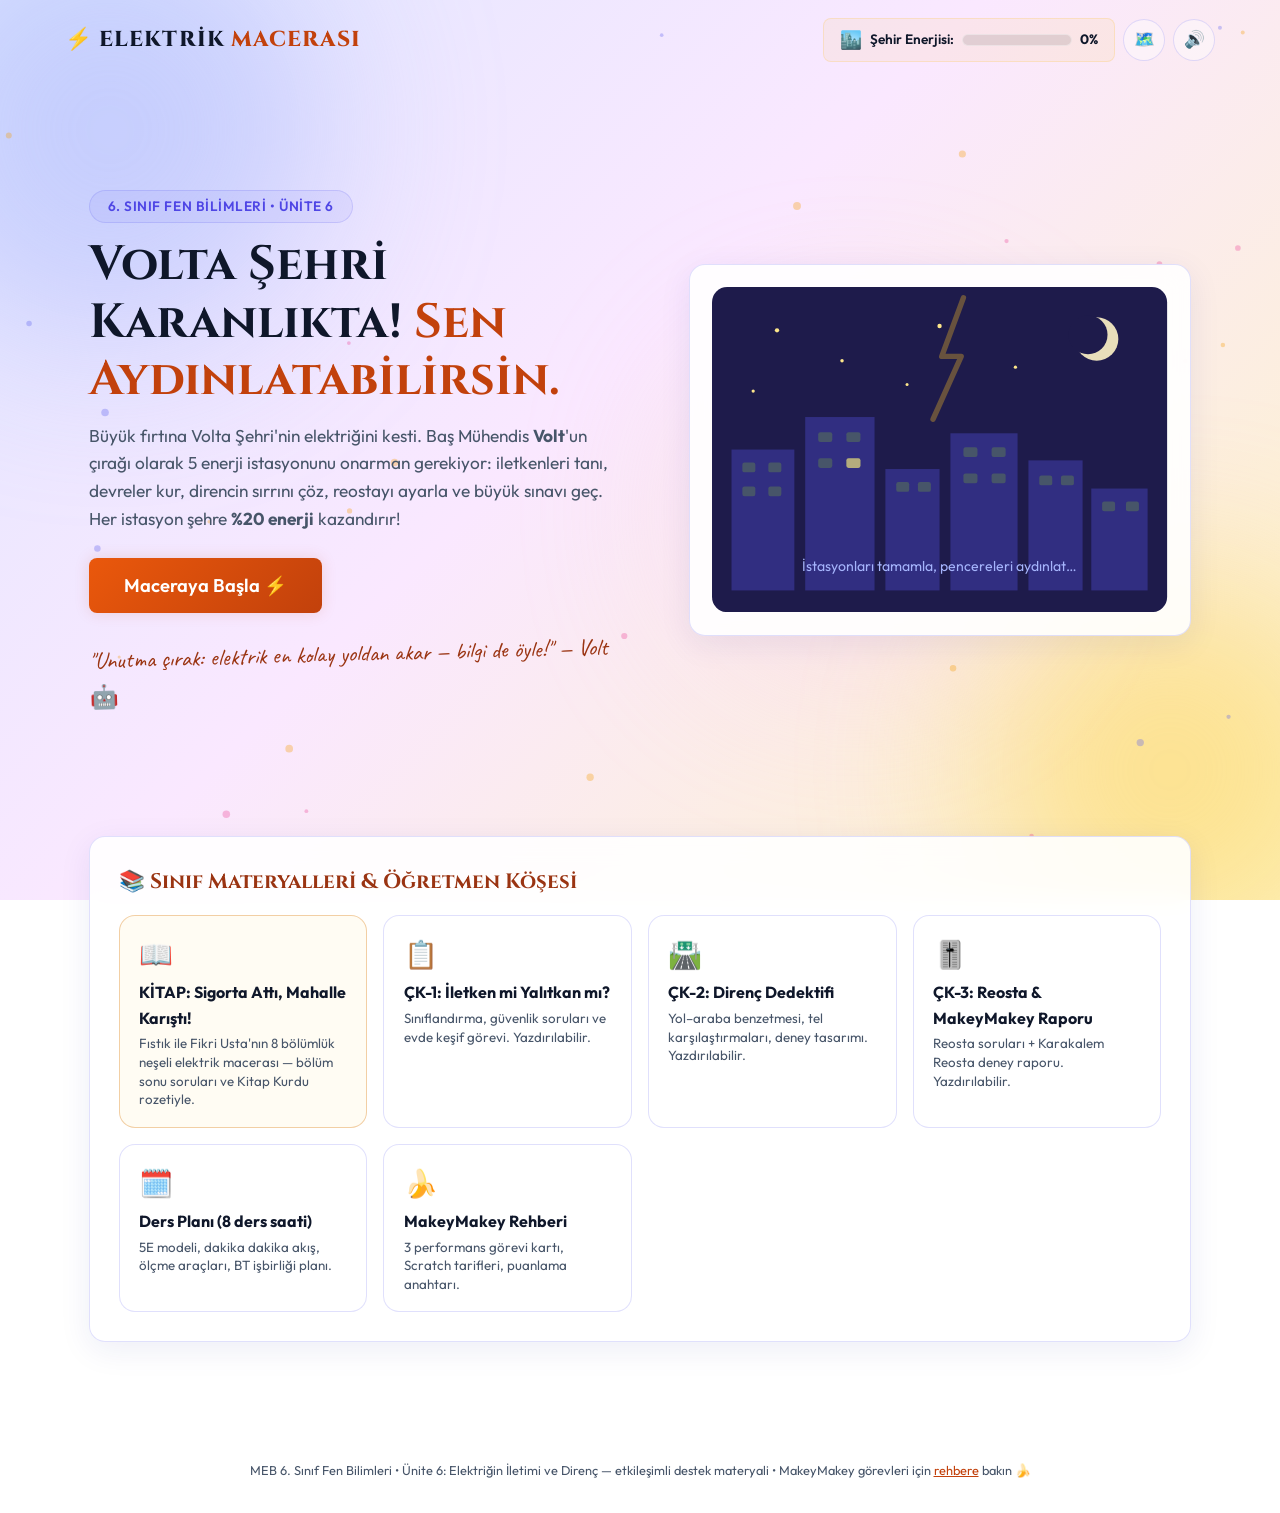
<file: index.html>
<!DOCTYPE html>
<html lang="tr">
<head>
<meta charset="UTF-8">
<meta name="viewport" content="width=device-width, initial-scale=1.0">
<title>Elektrik Macerası | Volta Şehri'ni Aydınlat</title>
<meta name="description" content="6. sınıf Fen Bilimleri 'Elektriğin İletimi ve Direnç' ünitesi için etkileşimli macera oyunu. MakeyMakey destekli.">
<link rel="preconnect" href="https://fonts.googleapis.com">
<link rel="preconnect" href="https://fonts.gstatic.com" crossorigin>
<link href="https://fonts.googleapis.com/css2?family=Cinzel:wght@600;800&family=Outfit:wght@300;400;600;800&family=Caveat:wght@700&display=swap" rel="stylesheet">
<style>
:root{
  --bg-card:#ffffffe6;
  --border-glass:#6366f133;
  --border-glass-hover:#6366f173;
  --emerald:#059669; --emerald-light:#10b981; --emerald-dark:#047857; --emerald-glow:#05966926;
  --gold:#c2410c; --gold-light:#ea580c; --gold-dark:#9a3412; --gold-glow:#c2410c26;
  --rose:#be123c; --rose-glow:#be123c26;
  --indigo:#6366f1; --indigo-dark:#4f46e5;
  --amber:#f59e0b;
  --text:#0f172a; --muted:#475569;
  --radius-sm:8px; --radius-md:16px; --radius-lg:24px;
  --trans:all .35s cubic-bezier(.25,.8,.25,1);
  --font-main:'Outfit',sans-serif;
  --font-accent:'Cinzel',serif;
  --font-hand:'Caveat',cursive;
}
*{box-sizing:border-box;-webkit-font-smoothing:antialiased;margin:0;padding:0}
html,body{
  color:var(--text);font-family:var(--font-main);
  background:linear-gradient(135deg,#e0e7ff 0%,#fae8ff 45%,#fef3c7 100%) fixed;
  min-height:100vh;line-height:1.6;overflow-x:hidden;
}
::-webkit-scrollbar{width:8px}
::-webkit-scrollbar-track{background:#ffffff80}
::-webkit-scrollbar-thumb{border-radius:8px;background:#6366f133}

#particleCanvas{z-index:2;pointer-events:none;width:100%;height:100%;position:fixed;top:0;left:0}

/* ----- ambient blobs ----- */
.magical-auras{position:fixed;inset:0;z-index:1;pointer-events:none;overflow:hidden}
.aura-blob{position:absolute;border-radius:50%;filter:blur(90px);opacity:.5;animation:blobFloat 16s ease-in-out infinite}
.aura-blob--indigo{width:420px;height:420px;background:#a5b4fc;top:-80px;left:-100px}
.aura-blob--amber{width:380px;height:380px;background:#fcd34d;bottom:-60px;right:-80px;animation-delay:-5s}
.aura-blob--rose{width:300px;height:300px;background:#fbcfe8;top:40%;left:55%;animation-delay:-10s}
@keyframes blobFloat{0%,100%{transform:translate(0,0) scale(1)}50%{transform:translate(40px,-30px) scale(1.08)}}

.app-container{z-index:10;flex-direction:column;min-height:100vh;display:flex;position:relative}
.container{width:100%;max-width:1150px;padding:0 1.5rem;margin:0 auto}
.flex-1{flex:1}

/* ----- header ----- */
header.site{padding:1.1rem 0;justify-content:space-between;align-items:center;display:flex;gap:.8rem;flex-wrap:wrap}
.logo{font-family:var(--font-accent);letter-spacing:.05em;font-size:1.35rem;font-weight:800;cursor:pointer;user-select:none}
.logo span{color:var(--gold)}
.controls-group{gap:.5rem;align-items:center;display:flex;flex-wrap:wrap}
.energy-tracker{align-items:center;gap:.5rem;border-radius:var(--radius-sm);background:#fbbf2414;border:1px solid #fbbf2433;padding:.45rem 1rem;display:flex}
.energy-lbl{font-size:.85rem;font-weight:600}
.energy-bar-outer{background:#0000001a;border:1px solid #ffffff66;border-radius:6px;width:110px;height:12px;overflow:hidden}
.energy-bar-inner{background:linear-gradient(90deg,var(--gold-dark),var(--gold-light),#fbbf24);width:0%;height:100%;box-shadow:0 0 10px var(--gold-glow);transition:width .6s ease-in-out}
.icon-btn{border:1px solid var(--border-glass);cursor:pointer;width:42px;height:42px;color:var(--text);transition:var(--trans);background:#ffffff66;border-radius:50%;justify-content:center;align-items:center;display:flex;font-size:1.05rem}
.icon-btn:hover{border-color:var(--emerald);color:var(--emerald);background:#fff}

/* ----- glass & buttons ----- */
.glass-panel{background:var(--bg-card);-webkit-backdrop-filter:blur(12px);backdrop-filter:blur(12px);border:1px solid var(--border-glass);border-radius:var(--radius-md);transition:var(--trans);box-shadow:0 8px 32px #1f268714}
.glass-panel:hover{border-color:var(--border-glass-hover)}
.btn{font-family:var(--font-main);border-radius:var(--radius-sm);cursor:pointer;transition:var(--trans);align-items:center;gap:.5rem;border:none;padding:.8rem 1.6rem;font-weight:600;font-size:1rem;text-decoration:none;display:inline-flex}
.btn--primary{background:linear-gradient(135deg,var(--emerald),var(--emerald-dark));color:#fff;box-shadow:0 0 15px var(--emerald-glow)}
.btn--primary:hover{box-shadow:0 0 25px var(--emerald-light);transform:translateY(-2px)}
.btn--glow{background:linear-gradient(135deg,var(--gold-light),var(--gold));color:#fff;box-shadow:0 0 15px var(--gold-glow)}
.btn--glow:hover{box-shadow:0 0 25px var(--gold);transform:translateY(-2px)}
.btn--secondary{color:var(--text);background:#fffc;border:1px solid #6366f133}
.btn--secondary:hover{border-color:var(--gold);color:var(--gold);background:#fff}
.btn--big{font-size:1.15rem;padding:1rem 2.2rem}
.btn:disabled{opacity:.45;cursor:not-allowed;transform:none}

/* ----- screens ----- */
.screen{opacity:0;transition:opacity .5s ease-in-out;display:none;padding-bottom:3rem}
.screen--active{opacity:1;display:block}

/* ----- hero ----- */
.hero-grid{gap:3rem;min-height:calc(100vh - 160px);padding:2rem 0;grid-template-columns:1.1fr 1fr;align-items:center;display:grid}
.hero-title{font-family:var(--font-accent);font-size:clamp(1.9rem,4.5vw,3rem);line-height:1.2;margin:.8rem 0}
.hero-title em{font-style:normal;color:var(--gold)}
.hero-subtitle{color:var(--muted);font-size:1.08rem;max-width:520px;margin-bottom:1.6rem}
.hero-kicker{display:inline-block;background:#6366f114;border:1px solid #6366f133;color:var(--indigo-dark);border-radius:999px;padding:.3rem 1.1rem;font-weight:600;font-size:.85rem;letter-spacing:.04em}
.volt-bubble{font-family:var(--font-hand);font-size:1.45rem;color:var(--gold-dark);margin-top:1.4rem;transform:rotate(-1.5deg)}
.hero-vis{padding:1.4rem;text-align:center}
.hero-vis svg{width:100%;height:auto;display:block}
.about-section{padding:1.8rem;margin:1rem 0 3rem}
.about-title{font-family:var(--font-accent);font-size:1.3rem;margin-bottom:1rem;color:var(--gold-dark)}
.kaynak-grid{display:grid;grid-template-columns:repeat(auto-fit,minmax(230px,1fr));gap:1rem}
.kaynak-card{border:1px solid var(--border-glass);border-radius:var(--radius-md);padding:1.1rem 1.2rem;background:#ffffff99;text-decoration:none;color:var(--text);transition:var(--trans);display:block}
.kaynak-card:hover{border-color:var(--gold);transform:translateY(-3px);box-shadow:0 10px 24px #c2410c14}
.kaynak-card .ke{font-size:1.7rem}
.kaynak-card b{display:block;margin:.2rem 0}
.kaynak-card small{color:var(--muted);line-height:1.4;display:block}

/* ----- map screen ----- */
.map-title-box{text-align:center;margin:1.2rem 0}
.map-title-box h2{font-family:var(--font-accent);font-size:2rem;color:var(--gold)}
.map-title-box p{color:var(--muted)}
.skyline{display:flex;justify-content:center;align-items:flex-end;gap:10px;margin:.6rem 0 .2rem}
.bina{width:54px;border-radius:6px 6px 0 0;background:#334155;position:relative;transition:var(--trans);display:grid;grid-template-columns:1fr 1fr;gap:4px;padding:8px 7px;align-content:start}
.bina i{display:block;height:8px;border-radius:2px;background:#1e293b;transition:var(--trans)}
.bina.lit{background:#475569;box-shadow:0 0 22px #fbbf2466}
.bina.lit i{background:#fcd34d;box-shadow:0 0 8px #fbbf24}
.map-container{padding:1rem;position:relative}
.map-svg{width:100%;height:auto;display:block}
.map-path{stroke:#9ca3af;stroke-width:3;stroke-dasharray:7 7;fill:none}
.map-path.acik{stroke:var(--emerald-light);stroke-dasharray:none;filter:drop-shadow(0 0 4px #10b98155)}
.tower-node{cursor:pointer}
.tower-node .tower-circle{fill:#ffffffd9;stroke-width:3;transition:var(--trans)}
.tower-node--locked{cursor:not-allowed;opacity:.6}
.tower-node--locked .tower-circle{stroke:#94a3b8}
.tower-node--active .tower-circle{stroke:var(--gold-light);animation:nodePulse 1.6s infinite}
.tower-node--done .tower-circle{stroke:var(--emerald)}
.tower-node:hover:not(.tower-node--locked) .tower-circle{stroke-width:5}
@keyframes nodePulse{0%,100%{stroke-width:3}50%{stroke-width:7}}
.tower-text{font-family:var(--font-main);font-size:14px;font-weight:600;fill:var(--text)}
.tower-emoji{font-size:26px}
.map-legend{display:flex;gap:1.4rem;justify-content:center;flex-wrap:wrap;margin-top:.8rem;font-size:.85rem;color:var(--muted)}
.legend-dot{display:inline-block;width:11px;height:11px;border-radius:50%;margin-right:5px}
.legend-dot--active{background:var(--gold-light)}
.legend-dot--locked{background:#94a3b8}
.legend-dot--done{background:var(--emerald)}
.map-alt-linkler{text-align:center;margin-top:1rem}
.map-alt-linkler button{background:none;border:none;color:var(--muted);font-family:inherit;font-size:.82rem;cursor:pointer;text-decoration:underline;margin:0 .6rem}

/* ----- oyun ortak ----- */
.oyun-baslik{text-align:center;margin:1rem 0 .4rem}
.oyun-baslik h2{font-family:var(--font-accent);font-size:1.7rem;color:var(--gold-dark)}
.oyun-baslik p{color:var(--muted);max-width:640px;margin:.3rem auto 0;font-size:.98rem}
.geri-link{margin:.8rem 0 0}
.hud{display:flex;flex-wrap:wrap;gap:.8rem;justify-content:center;margin:1rem 0}
.stat{background:var(--bg-card);border:1px solid var(--border-glass);border-radius:var(--radius-md);padding:.5rem 1.4rem;text-align:center;min-width:104px}
.stat .lbl{font-size:.7rem;color:var(--muted);text-transform:uppercase;letter-spacing:1px}
.stat .val{font-size:1.6rem;font-weight:800;color:var(--gold)}
.mm-tip{margin:1rem auto;max-width:620px;background:#fdf4ff;border:1.5px dashed #d946ef88;border-radius:var(--radius-md);padding:.85rem 1.2rem;font-size:.92rem}
.mm-tip b{color:#a21caf}
key{display:inline-block;background:#fff;color:#222;border:1px solid #cbd5e1;border-radius:6px;padding:0 8px;font-weight:700;font-size:.82rem;box-shadow:0 2px 0 #cbd5e1;margin:0 2px}
.center{text-align:center}
.hidden{display:none!important}
.pop{animation:pop .35s}
@keyframes pop{0%{transform:scale(.5)}70%{transform:scale(1.12)}100%{transform:scale(1)}}
.shake{animation:shake .4s}
@keyframes shake{0%,100%{transform:translateX(0)}20%,60%{transform:translateX(-9px)}40%,80%{transform:translateX(9px)}}
.confetti{position:fixed;width:11px;height:11px;z-index:98;pointer-events:none;border-radius:3px;top:-20px;animation:confettiFall linear forwards}
@keyframes confettiFall{to{transform:translateY(110vh) rotate(720deg)}}

/* ----- iletken avı ----- */
#avMadde{margin:1.2rem auto .4rem;width:min(380px,90vw);padding:1.6rem 1.2rem;text-align:center}
#avMadde .em{font-size:4.2rem;display:block}
#avMadde .ad{font-size:1.7rem;font-weight:800;margin-top:.4rem}
.av-secimler{display:flex;gap:1rem;justify-content:center;margin:1.2rem 0;flex-wrap:wrap}
#avZamanBar{height:12px;width:min(420px,90vw);margin:0 auto;background:#e2e8f0;border-radius:999px;overflow:hidden}
#avZamanDolgu{height:100%;width:100%;border-radius:999px;background:linear-gradient(90deg,var(--emerald-light),#fbbf24,var(--rose));transition:width .25s linear}
#avSeri{font-size:1rem;font-weight:800;color:var(--gold-light);height:1.5rem;text-align:center}
#avIpucu{font-size:.9rem;color:var(--muted);min-height:1.4rem;text-align:center}

/* ----- devre lab ----- */
.lab-grid{display:grid;grid-template-columns:1.4fr 1fr;gap:1.2rem;align-items:start;margin-top:1rem}
@media(max-width:880px){.lab-grid{grid-template-columns:1fr}.hero-grid{grid-template-columns:1fr;min-height:0}}
.devre-panel{padding:1rem}
.devre-panel svg{width:100%;height:auto;display:block}
.durum-yazi{text-align:center;font-size:1rem;min-height:1.8rem;margin-top:.5rem;font-weight:600}
.raf-panel{padding:1.1rem}
.raf-panel h3{font-size:1.02rem;margin-bottom:.6rem}
.raf-maddeler{display:flex;flex-wrap:wrap;gap:.45rem}
.raf-maddeler button{font-family:inherit;font-weight:600;font-size:.83rem;background:#fff;color:var(--text);border:1.5px solid #e2e8f0;border-radius:10px;padding:.42rem .7rem;cursor:pointer;transition:var(--trans)}
.raf-maddeler button:hover{border-color:var(--gold-light);transform:scale(1.04)}
.raf-maddeler button.secili{border-color:var(--indigo);background:#eef2ff}
.raf-maddeler button.oldu-iletken{border-color:var(--emerald);background:#ecfdf5}
.raf-maddeler button.oldu-yalitkan{border-color:var(--rose);background:#fff1f2}
table.kayit{width:100%;border-collapse:collapse;font-size:.85rem}
table.kayit th{text-align:left;color:var(--muted);font-size:.72rem;padding:4px 8px;border-bottom:2px solid #e2e8f0;text-transform:uppercase;letter-spacing:.5px}
table.kayit td{padding:4px 8px;border-bottom:1px solid #f1f5f9}

/* ----- direnç & reosta ----- */
.kontrol-panel{padding:1.2rem}
.kontrol-panel label{display:block;font-weight:600;margin:.9rem 0 .2rem;font-size:.95rem}
.kontrol-panel input[type=range]{width:100%;accent-color:var(--indigo);height:26px}
.deger{color:var(--indigo-dark);font-weight:800}
.cins-sec{display:flex;gap:.45rem;flex-wrap:wrap}
.cins-sec button{font-family:inherit;font-weight:600;font-size:.85rem;background:#fff;border:1.5px solid #e2e8f0;border-radius:10px;padding:.4rem .85rem;cursor:pointer;transition:var(--trans)}
.cins-sec button.secili{border-color:var(--indigo);background:#eef2ff}
.bar-arka{height:16px;background:#e2e8f0;border-radius:999px;overflow:hidden}
.bar-ic{height:100%;border-radius:999px;background:linear-gradient(90deg,var(--emerald-light),#fbbf24,var(--rose));transition:width .3s}
.bar-etiket{display:flex;justify-content:space-between;font-size:.72rem;color:var(--muted);margin-top:2px}
.gorev-panel{padding:1.1rem 1.3rem;margin-top:1.1rem}
.gorev-panel h3{font-size:1rem;margin-bottom:.4rem}
.gorev-soru{font-size:.95rem;margin-bottom:.7rem}
#parlaklikYazi,#reostaYazi{text-align:center;font-size:.95rem;font-weight:600;min-height:1.7rem;margin-top:.4rem}

/* ----- yarışma ----- */
.takim-sec{display:flex;gap:.9rem;justify-content:center;flex-wrap:wrap;margin:1.1rem 0}
.takim-kart{padding:.9rem 1.2rem;width:165px;text-align:center;cursor:pointer;border:2px solid transparent;border-radius:var(--radius-md);background:var(--bg-card);box-shadow:0 8px 32px #1f268714;transition:var(--trans)}
.takim-kart:hover{transform:scale(1.04)}
.takim-kart.secili{border-color:var(--gold-light)}
.takim-kart .te{font-size:2.2rem}
.takim-kart .tus{margin-top:.3rem;font-size:.78rem;color:var(--muted)}
.skorlar{display:flex;gap:.7rem;justify-content:center;flex-wrap:wrap;margin:.9rem 0}
.skor{background:var(--bg-card);border:2px solid transparent;border-radius:var(--radius-md);padding:.45rem 1.1rem;min-width:122px;text-align:center;transition:var(--trans);box-shadow:0 8px 32px #1f268714}
.skor.buzz{border-color:var(--gold-light);transform:scale(1.08);box-shadow:0 0 22px #f59e0b55}
.skor .ad{font-size:.85rem;font-weight:700}
.skor .p{font-size:1.5rem;font-weight:800;color:var(--gold)}
.soru-kart{max-width:700px;margin:.6rem auto;padding:1.4rem 1.6rem}
.soru-kart .no{color:var(--muted);font-size:.82rem}
.soru-kart h3{font-size:1.25rem;margin:.4rem 0 1rem;line-height:1.4}
.secenekler{display:grid;grid-template-columns:1fr 1fr;gap:.7rem}
@media(max-width:600px){.secenekler{grid-template-columns:1fr}}
.secenekler button{font-family:inherit;font-weight:600;font-size:.95rem;text-align:left;background:#fff;color:var(--text);border:1.5px solid #e2e8f0;border-radius:12px;padding:.75rem .9rem;cursor:pointer;transition:var(--trans)}
.secenekler button:hover:not(:disabled){border-color:var(--indigo);transform:scale(1.015)}
.secenekler button.dogru{background:#ecfdf5;border-color:var(--emerald)}
.secenekler button.yanlis{background:#fff1f2;border-color:var(--rose)}
.secenekler button:disabled{cursor:default}
.harf{display:inline-block;background:#eef2ff;color:var(--indigo-dark);border-radius:7px;width:26px;text-align:center;margin-right:8px;font-weight:800}
#buzzDurum{text-align:center;font-size:1.05rem;font-weight:700;min-height:1.9rem;margin:.5rem 0}
.podyum{display:flex;gap:.9rem;justify-content:center;align-items:flex-end;margin:1.4rem 0;flex-wrap:wrap}
.podyum .pk{background:var(--bg-card);border:1px solid var(--border-glass);border-radius:var(--radius-md) var(--radius-md) 0 0;padding:.9rem;text-align:center;min-width:125px}

/* ----- sertifika ----- */
.sertifika{max-width:620px;margin:1.4rem auto;padding:2.4rem 2rem;text-align:center;border:2px solid #d9770655;position:relative}
.sertifika:before{content:"";position:absolute;inset:10px;border:1px solid #d9770633;border-radius:var(--radius-sm);pointer-events:none}
.sertifika .s-baslik{font-family:var(--font-accent);font-size:1.5rem;color:var(--gold);letter-spacing:.08em}
.sertifika .s-isim{font-family:var(--font-hand);font-size:2.6rem;color:var(--indigo-dark);margin:.6rem 0}
.sertifika p{color:var(--muted);font-size:.95rem}
.cert-input{font-family:inherit;font-size:1rem;padding:.7rem 1rem;border:1.5px solid #cbd5e1;border-radius:10px;width:min(320px,80vw);text-align:center;background:#fff}

footer.site{text-align:center;padding:1.4rem 0 2rem;color:var(--muted);font-size:.8rem}
@media print{
  .magical-auras,#particleCanvas,header.site,footer.site,.no-cert-print{display:none!important}
  body{background:#fff}
}
</style>
</head>
<body>

<canvas id="particleCanvas"></canvas>
<div class="magical-auras">
  <div class="aura-blob aura-blob--indigo"></div>
  <div class="aura-blob aura-blob--amber"></div>
  <div class="aura-blob aura-blob--rose"></div>
</div>

<div class="app-container">

  <!-- ÜST BAR -->
  <header class="site container">
    <div class="logo" onclick="go('hero')">⚡ ELEKTRİK <span>MACERASI</span></div>
    <div class="controls-group">
      <div class="energy-tracker" title="Volta Şehri'nin enerjisi">
        <span style="font-size:1.1rem">🏙️</span>
        <span class="energy-lbl">Şehir Enerjisi:</span>
        <div class="energy-bar-outer"><div class="energy-bar-inner" id="enerjiBar"></div></div>
        <span style="font-size:.85rem;font-weight:700" id="enerjiYuzde">0%</span>
      </div>
      <button class="icon-btn" id="haritaBtn" onclick="go('map')" title="Macera Haritası">🗺️</button>
      <button class="icon-btn" id="sesBtn" title="Sesi Aç/Kapat">🔊</button>
    </div>
  </header>

  <main class="container flex-1">

  <!-- ============ EKRAN: GİRİŞ ============ -->
  <section class="screen screen--active" id="screen-hero">
    <div class="hero-grid">
      <div>
        <span class="hero-kicker">6. SINIF FEN BİLİMLERİ • ÜNİTE 6</span>
        <h1 class="hero-title">Volta Şehri Karanlıkta! <em>Sen Aydınlatabilirsin.</em></h1>
        <p class="hero-subtitle">
          Büyük fırtına Volta Şehri'nin elektriğini kesti. Baş Mühendis <b>Volt</b>'un çırağı olarak
          5 enerji istasyonunu onarman gerekiyor: iletkenleri tanı, devreler kur, direncin sırrını çöz,
          reostayı ayarla ve büyük sınavı geç. Her istasyon şehre <b>%20 enerji</b> kazandırır!
        </p>
        <button class="btn btn--primary btn--glow btn--big" onclick="go('map')">Maceraya Başla ⚡</button>
        <div class="volt-bubble">"Unutma çırak: elektrik en kolay yoldan akar — bilgi de öyle!" — Volt 🤖</div>
      </div>
      <div class="hero-vis glass-panel">
        <svg viewBox="0 0 420 300" xmlns="http://www.w3.org/2000/svg" aria-label="Karanlık şehir ve devre">
          <!-- gökyüzü -->
          <rect x="0" y="0" width="420" height="300" rx="14" fill="#1e1b4b"/>
          <circle cx="355" cy="48" r="20" fill="#fef3c7" opacity=".9"/>
          <circle cx="347" cy="44" r="18" fill="#1e1b4b"/>
          <g fill="#fde68a">
            <circle cx="60" cy="40" r="2"/><circle cx="120" cy="68" r="1.6"/><circle cx="210" cy="36" r="2"/>
            <circle cx="280" cy="74" r="1.5"/><circle cx="38" cy="96" r="1.5"/><circle cx="180" cy="90" r="1.4"/>
          </g>
          <!-- şimşek -->
          <path d="M 232 10 L 212 64 L 230 64 L 204 122" fill="none" stroke="#fbbf24" stroke-width="5" stroke-linecap="round" stroke-linejoin="round" opacity=".9">
            <animate attributeName="opacity" values="0;.95;.1;.8;0" dur="3.4s" repeatCount="indefinite"/>
          </path>
          <!-- siluet -->
          <g fill="#312e81">
            <rect x="18" y="150" width="58" height="130"/>
            <rect x="86" y="120" width="64" height="160"/>
            <rect x="160" y="168" width="50" height="112"/>
            <rect x="220" y="135" width="62" height="145"/>
            <rect x="292" y="160" width="50" height="120"/>
            <rect x="350" y="186" width="52" height="94"/>
          </g>
          <!-- pencereler -->
          <g id="heroPencereler" fill="#475569">
            <rect x="28" y="162" width="12" height="9" rx="2"/><rect x="52" y="162" width="12" height="9" rx="2"/>
            <rect x="28" y="184" width="12" height="9" rx="2"/><rect x="52" y="184" width="12" height="9" rx="2"/>
            <rect x="98" y="134" width="13" height="9" rx="2"/><rect x="124" y="134" width="13" height="9" rx="2"/>
            <rect x="98" y="158" width="13" height="9" rx="2"/><rect x="124" y="158" width="13" height="9" rx="2"/>
            <rect x="170" y="180" width="12" height="9" rx="2"/><rect x="190" y="180" width="12" height="9" rx="2"/>
            <rect x="232" y="148" width="13" height="9" rx="2"/><rect x="258" y="148" width="13" height="9" rx="2"/>
            <rect x="232" y="172" width="13" height="9" rx="2"/><rect x="258" y="172" width="13" height="9" rx="2"/>
            <rect x="302" y="174" width="12" height="9" rx="2"/><rect x="322" y="174" width="12" height="9" rx="2"/>
            <rect x="360" y="198" width="12" height="9" rx="2"/><rect x="382" y="198" width="12" height="9" rx="2"/>
          </g>
          <!-- tek yanan pencere -->
          <rect x="124" y="158" width="13" height="9" rx="2" fill="#fde68a">
            <animate attributeName="opacity" values="1;.4;1" dur="2.2s" repeatCount="indefinite"/>
          </rect>
          <text x="210" y="262" text-anchor="middle" fill="#a5b4fc" font-family="Outfit" font-size="13">İstasyonları tamamla, pencereleri aydınlat…</text>
        </svg>
      </div>
    </div>

    <div class="about-section glass-panel">
      <h2 class="about-title">📚 Sınıf Materyalleri &amp; Öğretmen Köşesi</h2>
      <div class="kaynak-grid">
        <a class="kaynak-card" href="kitap.html" style="border-color:#d9770655;background:#fffbeb99">
          <span class="ke">📖</span><b>KİTAP: Sigorta Attı, Mahalle Karıştı!</b>
          <small>Fıstık ile Fikri Usta'nın 8 bölümlük neşeli elektrik macerası — bölüm sonu soruları ve Kitap Kurdu rozetiyle.</small>
        </a>
        <a class="kaynak-card" href="calisma-kagitlari/ck1-iletken-yalitkan.html">
          <span class="ke">📋</span><b>ÇK-1: İletken mi Yalıtkan mı?</b>
          <small>Sınıflandırma, güvenlik soruları ve evde keşif görevi. Yazdırılabilir.</small>
        </a>
        <a class="kaynak-card" href="calisma-kagitlari/ck2-direnc.html">
          <span class="ke">🛣️</span><b>ÇK-2: Direnç Dedektifi</b>
          <small>Yol–araba benzetmesi, tel karşılaştırmaları, deney tasarımı. Yazdırılabilir.</small>
        </a>
        <a class="kaynak-card" href="calisma-kagitlari/ck3-reosta-makeymakey.html">
          <span class="ke">🎚️</span><b>ÇK-3: Reosta &amp; MakeyMakey Raporu</b>
          <small>Reosta soruları + Karakalem Reosta deney raporu. Yazdırılabilir.</small>
        </a>
        <a class="kaynak-card" href="ogretmen/ders-plani.html">
          <span class="ke">🗓️</span><b>Ders Planı (8 ders saati)</b>
          <small>5E modeli, dakika dakika akış, ölçme araçları, BT işbirliği planı.</small>
        </a>
        <a class="kaynak-card" href="ogretmen/makey-makey.html">
          <span class="ke">🍌</span><b>MakeyMakey Rehberi</b>
          <small>3 performans görevi kartı, Scratch tarifleri, puanlama anahtarı.</small>
        </a>
      </div>
    </div>
  </section>

  <!-- ============ EKRAN: HARİTA ============ -->
  <section class="screen" id="screen-map">
    <div class="map-title-box">
      <h2>VOLTA ŞEHRİ</h2>
      <p>Parıldayan istasyonu seç; tamamladıkça yol açılır ve şehrin ışıkları yanar!</p>
    </div>

    <div class="skyline" id="skyline" title="Her istasyon bir mahalleyi aydınlatır">
      <div class="bina" style="height:64px"><i></i><i></i><i></i><i></i></div>
      <div class="bina" style="height:84px"><i></i><i></i><i></i><i></i><i></i><i></i></div>
      <div class="bina" style="height:72px"><i></i><i></i><i></i><i></i></div>
      <div class="bina" style="height:92px"><i></i><i></i><i></i><i></i><i></i><i></i></div>
      <div class="bina" style="height:60px"><i></i><i></i><i></i><i></i></div>
    </div>

    <div class="map-container glass-panel">
      <svg class="map-svg" viewBox="0 0 800 480" xmlns="http://www.w3.org/2000/svg">
        <!-- dekor -->
        <path d="M50,440 Q150,395 250,440 T450,440 T650,420 T800,440" fill="none" stroke="#8b5c1a14" stroke-width="3"/>
        <path d="M0,90 Q100,140 300,90 T600,110 T800,70" fill="none" stroke="#8b5c1a14" stroke-width="3"/>
        <path d="M 680,250 C 600,290 500,235 400,290 C 300,345 200,310 100,390" fill="none" stroke="#3b82f626" stroke-width="12" stroke-linecap="round"/>
        <g style="pointer-events:none" fill="#ffffffbf">
          <path d="M 60,40 q 15,-15 30,0 q 15,-15 30,0 q 10,10 0,20 l -60,0 z">
            <animateTransform attributeName="transform" type="translate" values="0,0; 40,4; 0,0" dur="26s" repeatCount="indefinite"/>
          </path>
          <path d="M 560,60 q 15,-15 30,0 q 15,-15 30,0 q 10,10 0,20 l -60,0 z" opacity=".7">
            <animateTransform attributeName="transform" type="translate" values="0,0; -50,6; 0,0" dur="32s" repeatCount="indefinite"/>
          </path>
        </g>

        <!-- yollar -->
        <path id="yol-1" class="map-path" d="M 120,380 L 250,210"/>
        <path id="yol-2" class="map-path" d="M 250,210 L 400,330"/>
        <path id="yol-3" class="map-path" d="M 400,330 L 555,170"/>
        <path id="yol-4" class="map-path" d="M 555,170 L 685,290"/>

        <!-- istasyonlar -->
        <g class="tower-node" id="node-1" transform="translate(120,380)" onclick="istasyonAc(1)">
          <circle class="tower-circle" r="32"/>
          <text class="tower-emoji" text-anchor="middle" dy="9">🏹</text>
          <text y="56" text-anchor="middle" class="tower-text">İletken Avı</text>
        </g>
        <g class="tower-node" id="node-2" transform="translate(250,210)" onclick="istasyonAc(2)">
          <circle class="tower-circle" r="32"/>
          <text class="tower-emoji" text-anchor="middle" dy="9">🔬</text>
          <text y="56" text-anchor="middle" class="tower-text">Devre Laboratuvarı</text>
        </g>
        <g class="tower-node" id="node-3" transform="translate(400,330)" onclick="istasyonAc(3)">
          <circle class="tower-circle" r="32"/>
          <text class="tower-emoji" text-anchor="middle" dy="9">🧲</text>
          <text y="56" text-anchor="middle" class="tower-text">Direnç Laboratuvarı</text>
        </g>
        <g class="tower-node" id="node-4" transform="translate(555,170)" onclick="istasyonAc(4)">
          <circle class="tower-circle" r="32"/>
          <text class="tower-emoji" text-anchor="middle" dy="9">🎚️</text>
          <text y="56" text-anchor="middle" class="tower-text">Reosta Vadisi</text>
        </g>
        <g class="tower-node" id="node-5" transform="translate(685,290)" onclick="istasyonAc(5)">
          <circle class="tower-circle" r="32"/>
          <text class="tower-emoji" text-anchor="middle" dy="9">🏆</text>
          <text y="56" text-anchor="middle" class="tower-text">Büyük Yarışma</text>
        </g>
      </svg>
      <div class="map-legend">
        <span class="legend-item"><span class="legend-dot legend-dot--active"></span>Hazır</span>
        <span class="legend-item"><span class="legend-dot legend-dot--locked"></span>Kilitli</span>
        <span class="legend-item"><span class="legend-dot legend-dot--done"></span>Tamamlandı ✓</span>
      </div>
      <div class="map-alt-linkler">
        <a href="kitap.html" style="color:var(--gold-dark);font-size:.82rem;font-weight:600;margin:0 .6rem">📖 Mola ver: Macera Kitabı'nı oku</a>
        <button onclick="ogretmenModu()" id="ogretmenModuBtn">🔓 Öğretmen modu: tüm istasyonları aç</button>
        <button onclick="ilerlemeSifirla()">↺ İlerlemeyi sıfırla</button>
      </div>
    </div>
  </section>

  <!-- ============ EKRAN: İLETKEN AVI ============ -->
  <section class="screen" id="screen-avci">
    <div class="oyun-baslik">
      <h2>🏹 1. İstasyon: İletken Avı</h2>
      <p>Fırtına, malzeme deposunu karıştırdı! 60 saniyede maddeleri doğru ayırırsan istasyon onarılır.
         Üst üste doğru bildikçe <b>seri bonusu</b> kazanırsın.</p>
    </div>

    <div id="avBasla" class="center">
      <div class="mm-tip">
        🍌 <b>MakeyMakey ile oyna:</b> Sol pede dokun = <key>◀</key> İletken,
        sağ pede dokun = <key>▶</key> Yalıtkan. Klavyede aynı ok tuşları çalışır!
      </div>
      <button class="btn btn--primary btn--glow btn--big" onclick="avBasla()">🚀 Avı Başlat</button>
      <div class="geri-link"><button class="btn btn--secondary" onclick="go('map')">🗺️ Haritaya Dön</button></div>
    </div>

    <div id="avOyun" class="hidden">
      <div class="hud">
        <div class="stat"><div class="lbl">Puan</div><div class="val" id="avPuan">0</div></div>
        <div class="stat"><div class="lbl">Süre</div><div class="val" id="avSure">60</div></div>
        <div class="stat"><div class="lbl">Doğru</div><div class="val" id="avDogru">0</div></div>
      </div>
      <div id="avZamanBar"><div id="avZamanDolgu"></div></div>
      <div id="avSeri"></div>
      <div id="avMadde" class="glass-panel">
        <span class="em" id="avMaddeEmoji">🔌</span>
        <span class="ad" id="avMaddeAd">Bakır Tel</span>
      </div>
      <div id="avIpucu"></div>
      <div class="av-secimler">
        <button class="btn btn--glow btn--big" onclick="avCevap(true)">⚡ İLETKEN <small>(◀)</small></button>
        <button class="btn btn--primary btn--big" onclick="avCevap(false)">🚫 YALITKAN <small>(▶)</small></button>
      </div>
    </div>

    <div id="avSonuc" class="hidden center">
      <div class="glass-panel pop" style="max-width:440px;margin:1.4rem auto;padding:1.8rem">
        <div style="font-size:3.4rem" id="avSonucEmoji">🏆</div>
        <h3 style="font-family:var(--font-accent);font-size:1.5rem" id="avSonucBaslik">Süper!</h3>
        <p style="font-size:1.1rem;margin:.4rem 0">Puanın: <b style="color:var(--gold);font-size:1.5rem" id="avSonucPuan">0</b></p>
        <p style="color:var(--muted)" id="avSonucDetay"></p>
        <p style="margin-top:.5rem;font-weight:600" id="avSonucRozet"></p>
        <div style="margin-top:1.1rem;display:flex;gap:.6rem;justify-content:center;flex-wrap:wrap">
          <button class="btn btn--secondary" onclick="avBasla()">🔁 Tekrar</button>
          <button class="btn btn--primary" onclick="go('map')">🗺️ Haritaya Dön</button>
        </div>
      </div>
    </div>
  </section>

  <!-- ============ EKRAN: DEVRE LAB ============ -->
  <section class="screen" id="screen-devre">
    <div class="oyun-baslik">
      <h2>🔬 2. İstasyon: Devre Laboratuvarı</h2>
      <p>1️⃣ Raftan madde seç → 2️⃣ test uçlarına yerleşsin → 3️⃣ <b>anahtarı kapat</b> → 4️⃣ ampulü gözle!
         12 maddenin tamamını test et, istasyonu onar.</p>
    </div>

    <div class="lab-grid">
      <div class="glass-panel devre-panel">
        <svg viewBox="0 0 560 360" xmlns="http://www.w3.org/2000/svg">
          <defs>
            <radialGradient id="glow1" cx="50%" cy="50%" r="50%">
              <stop offset="0%" stop-color="#fff7c0"/>
              <stop offset="45%" stop-color="#fbbf24"/>
              <stop offset="100%" stop-color="#fbbf24" stop-opacity="0"/>
            </radialGradient>
          </defs>
          <path d="M 110 300 H 60 V 90 H 240" fill="none" stroke="#b45309" stroke-width="6" stroke-linecap="round"/>
          <path d="M 320 90 H 380" fill="none" stroke="#b45309" stroke-width="6" stroke-linecap="round"/>
          <path d="M 440 90 H 500 V 300 H 330" fill="none" stroke="#b45309" stroke-width="6" stroke-linecap="round"/>
          <path d="M 190 300 H 250" fill="none" stroke="#b45309" stroke-width="6" stroke-linecap="round"/>
          <rect x="110" y="282" width="80" height="36" rx="6" fill="#4f46e5"/>
          <rect x="104" y="290" width="8" height="20" fill="#94a3b8"/>
          <text x="150" y="306" font-size="15" fill="#fff" text-anchor="middle" font-weight="bold">PİL ⊕</text>
          <g id="anahtarG" style="cursor:pointer">
            <circle cx="260" cy="300" r="6" fill="#ea580c"/>
            <circle cx="320" cy="300" r="6" fill="#ea580c"/>
            <line id="anahtarKol" x1="260" y1="300" x2="312" y2="266" stroke="#ea580c" stroke-width="7" stroke-linecap="round"/>
            <text x="290" y="338" font-size="14" fill="#64748b" text-anchor="middle">ANAHTAR (tıkla)</text>
          </g>
          <circle id="ampulGlow" cx="410" cy="60" r="55" fill="url(#glow1)" opacity="0"/>
          <circle id="ampulCam" cx="410" cy="60" r="28" fill="#e2e8f0" stroke="#94a3b8" stroke-width="3"/>
          <path d="M 400 60 q 5 -12 10 0 q 5 12 10 0" stroke="#94a3b8" stroke-width="2.5" fill="none"/>
          <rect x="398" y="86" width="24" height="14" rx="3" fill="#94a3b8"/>
          <text x="410" y="125" font-size="14" fill="#64748b" text-anchor="middle">AMPUL</text>
          <circle cx="240" cy="90" r="7" fill="#0d9488"/>
          <circle cx="320" cy="90" r="7" fill="#0d9488"/>
          <text x="280" y="135" font-size="13" fill="#0d9488" text-anchor="middle">TEST UÇLARI</text>
          <g id="testMadde" opacity="0">
            <rect x="246" y="73" width="68" height="34" rx="9" fill="#eef2ff" stroke="#6366f1" stroke-width="2"/>
            <text id="testMaddeEmoji" x="280" y="98" font-size="22" text-anchor="middle">🔌</text>
          </g>
          <g id="elektronlar" opacity="0">
            <circle r="5" fill="#6366f1"><animateMotion dur="2.2s" repeatCount="indefinite" path="M 110 300 H 60 V 90 H 380 H 500 V 300 H 110"/></circle>
            <circle r="5" fill="#6366f1"><animateMotion dur="2.2s" begin="0.7s" repeatCount="indefinite" path="M 110 300 H 60 V 90 H 380 H 500 V 300 H 110"/></circle>
            <circle r="5" fill="#6366f1"><animateMotion dur="2.2s" begin="1.4s" repeatCount="indefinite" path="M 110 300 H 60 V 90 H 380 H 500 V 300 H 110"/></circle>
          </g>
        </svg>
        <div class="durum-yazi" id="devreDurum">Raftan bir madde seç 👉</div>
      </div>

      <div>
        <div class="glass-panel raf-panel">
          <h3>🧺 Malzeme Rafı</h3>
          <div class="raf-maddeler" id="raf"></div>
          <div style="font-size:.85rem;color:var(--muted);margin-top:.5rem" id="devreIlerleme"></div>
        </div>
        <div class="glass-panel raf-panel" style="margin-top:1rem">
          <h3>📋 Gözlem Tablom</h3>
          <table class="kayit">
            <thead><tr><th>Madde</th><th>Ampul</th><th>Sonuç</th></tr></thead>
            <tbody id="kayitGovde"></tbody>
          </table>
        </div>
        <div class="geri-link center"><button class="btn btn--secondary" onclick="go('map')">🗺️ Haritaya Dön</button></div>
      </div>
    </div>
  </section>

  <!-- ============ EKRAN: DİRENÇ LAB ============ -->
  <section class="screen" id="screen-direnc">
    <div class="oyun-baslik">
      <h2>🧲 3. İstasyon: Direnç Laboratuvarı</h2>
      <p>Telin <b>uzunluğunu</b>, <b>kalınlığını</b> ve <b>cinsini</b> değiştir; direnç çubuğunu ve ampulü izle.
         3 mühendislik görevini tamamla, istasyon onarılsın!</p>
    </div>

    <div class="lab-grid">
      <div class="glass-panel kontrol-panel">
        <label>📏 Tel Uzunluğu: <span class="deger" id="uzunlukD">25 cm</span></label>
        <input type="range" id="uzunluk" min="5" max="50" value="25">
        <label>⭕ Dik Kesit Alanı (kalınlık): <span class="deger" id="kalinlikD">Orta</span></label>
        <input type="range" id="kalinlik" min="1" max="3" value="2">
        <label>🔩 Telin Cinsi:</label>
        <div class="cins-sec" id="cinsSec"></div>
        <label style="margin-top:1.2rem">🧲 Elektriksel Direnç</label>
        <div class="bar-arka"><div class="bar-ic" id="direncBar" style="width:40%"></div></div>
        <div class="bar-etiket"><span>Az direnç</span><span>Çok direnç</span></div>
      </div>

      <div class="glass-panel devre-panel">
        <svg viewBox="0 0 560 300" xmlns="http://www.w3.org/2000/svg">
          <defs>
            <radialGradient id="glow2" cx="50%" cy="50%" r="50%">
              <stop offset="0%" stop-color="#fff7c0"/>
              <stop offset="45%" stop-color="#fbbf24"/>
              <stop offset="100%" stop-color="#fbbf24" stop-opacity="0"/>
            </radialGradient>
          </defs>
          <path d="M 120 250 H 60 V 80 H 150" fill="none" stroke="#b45309" stroke-width="6" stroke-linecap="round"/>
          <path d="M 410 80 H 500 V 250 H 220" fill="none" stroke="#b45309" stroke-width="6" stroke-linecap="round"/>
          <rect x="120" y="232" width="100" height="36" rx="6" fill="#4f46e5"/>
          <text x="170" y="256" font-size="15" fill="#fff" text-anchor="middle" font-weight="bold">PİL ⊕⊖</text>
          <line id="tel" x1="150" y1="80" x2="330" y2="80" stroke="#d97a32" stroke-width="8" stroke-linecap="round"/>
          <circle cx="150" cy="80" r="7" fill="#0d9488"/>
          <circle id="telUc2" cx="330" cy="80" r="7" fill="#0d9488"/>
          <text id="telEtiket" x="240" y="52" font-size="14" fill="#64748b" text-anchor="middle">Bakır tel • 25 cm • orta</text>
          <circle id="ampulGlow2" cx="455" cy="160" r="62" fill="url(#glow2)" opacity=".6"/>
          <circle id="ampulCam2" cx="455" cy="160" r="30" fill="#fbbf24" stroke="#94a3b8" stroke-width="3"/>
          <path d="M 444 160 q 5 -13 11 0 q 5 13 11 0" stroke="#64748b" stroke-width="2.5" fill="none"/>
          <rect x="442" y="188" width="26" height="14" rx="3" fill="#94a3b8"/>
        </svg>
        <div id="parlaklikYazi"></div>
      </div>
    </div>

    <div class="glass-panel gorev-panel">
      <h3>🎯 Mühendislik Görevleri <span style="color:var(--muted);font-size:.8rem">(3/3 tamamla → istasyon onarılır)</span></h3>
      <div class="gorev-soru" id="gorevYazi"></div>
      <button class="btn btn--primary" id="gorevBtn" onclick="gorevKontrol()">✅ Böyle Ayarladım, Kontrol Et!</button>
      <span id="gorevDurum" style="margin-left:.8rem;font-weight:700"></span>
    </div>
    <div class="geri-link center"><button class="btn btn--secondary" onclick="go('map')">🗺️ Haritaya Dön</button></div>
  </section>

  <!-- ============ EKRAN: REOSTA ============ -->
  <section class="screen" id="screen-reosta">
    <div class="oyun-baslik">
      <h2>🎚️ 4. İstasyon: Reosta Vadisi</h2>
      <p>Reosta = <b>ayarlanabilir direnç</b>. Sürgüyü kaydır, parlaklığı izle.
         Sonra Volt'un 3 sorusunu doğru cevapla — eski radyoların ses düğmesinin sırrı çözülsün! 📻</p>
    </div>

    <div class="glass-panel devre-panel" style="max-width:720px;margin:0 auto">
      <svg viewBox="0 0 560 320" xmlns="http://www.w3.org/2000/svg">
        <defs>
          <radialGradient id="glow3" cx="50%" cy="50%" r="50%">
            <stop offset="0%" stop-color="#fff7c0"/>
            <stop offset="45%" stop-color="#fbbf24"/>
            <stop offset="100%" stop-color="#fbbf24" stop-opacity="0"/>
          </radialGradient>
        </defs>
        <path d="M 130 270 H 60 V 90 H 120" fill="none" stroke="#b45309" stroke-width="6" stroke-linecap="round"/>
        <path d="M 420 90 H 500 V 270 H 230" fill="none" stroke="#b45309" stroke-width="6" stroke-linecap="round"/>
        <rect x="130" y="252" width="100" height="36" rx="6" fill="#4f46e5"/>
        <text x="180" y="276" font-size="15" fill="#fff" text-anchor="middle" font-weight="bold">PİL ⊕⊖</text>
        <rect x="120" y="74" width="200" height="32" rx="10" fill="#eef2ff" stroke="#6366f1" stroke-width="2"/>
        <line id="reostaAktifTel" x1="120" y1="90" x2="200" y2="90" stroke="#be123c" stroke-width="6"/>
        <line id="reostaPasifTel" x1="200" y1="90" x2="320" y2="90" stroke="#cbd5e1" stroke-width="6"/>
        <g id="surgu">
          <rect id="surguKutu" x="188" y="56" width="24" height="48" rx="7" fill="#ea580c"/>
          <text x="200" y="46" font-size="13" fill="#9a3412" text-anchor="middle" font-weight="bold">SÜRGÜ</text>
        </g>
        <text x="120" y="130" font-size="13" fill="#0d9488" text-anchor="middle">⬅ 2 yönü</text>
        <text x="320" y="130" font-size="13" fill="#be123c" text-anchor="middle">1 yönü ➡</text>
        <line x1="320" y1="90" x2="420" y2="90" stroke="#b45309" stroke-width="6" stroke-linecap="round"/>
        <circle id="ampulGlow3" cx="455" cy="180" r="62" fill="url(#glow3)" opacity=".6"/>
        <circle id="ampulCam3" cx="455" cy="180" r="30" fill="#fbbf24" stroke="#94a3b8" stroke-width="3"/>
        <path d="M 444 180 q 5 -13 11 0 q 5 13 11 0" stroke="#64748b" stroke-width="2.5" fill="none"/>
        <rect x="442" y="208" width="26" height="14" rx="3" fill="#94a3b8"/>
      </svg>
      <label class="center" style="display:block;font-weight:600;margin-top:.5rem">🎚️ Sürgüyü kaydır:</label>
      <input type="range" id="reosta" min="0" max="100" value="40" style="width:100%;accent-color:var(--gold-light);height:30px">
      <div id="reostaYazi"></div>
    </div>

    <div class="glass-panel gorev-panel" style="max-width:720px;margin:1.1rem auto 0">
      <h3>🤖 Volt Soruyor <span style="color:var(--muted);font-size:.8rem">(3 doğru → istasyon onarılır)</span></h3>
      <div class="gorev-soru" id="reostaSoruYazi"></div>
      <div id="reostaSecenekler" style="display:flex;gap:.6rem;flex-wrap:wrap"></div>
      <div id="reostaSoruDurum" style="margin-top:.6rem;font-weight:700;min-height:1.6rem"></div>
    </div>
    <div class="geri-link center"><button class="btn btn--secondary" onclick="go('map')">🗺️ Haritaya Dön</button></div>
  </section>

  <!-- ============ EKRAN: YARIŞMA ============ -->
  <section class="screen" id="screen-yarisma">
    <div class="oyun-baslik">
      <h2>🏆 5. İstasyon: Büyük Bilgi Yarışması</h2>
      <p>Son istasyon! Takımını kur, buzzer'a bas, soruları kap. Tek başına da oynayabilirsin.</p>
    </div>

    <div id="ekranKurulum" class="center">
      <div class="mm-tip">
        🍌 <b>MakeyMakey buzzer kurulumu:</b> Takım pedlerini ok tuşlarına bağlayın.
        Takım 1 = <key>◀</key> • Takım 2 = <key>▶</key> • Takım 3 = <key>▲</key> • Takım 4 = <key>▼</key>
        — Klavyeden de aynı tuşlar çalışır.
      </div>
      <div class="takim-sec" id="takimSec"></div>
      <button class="btn btn--primary btn--glow btn--big" onclick="yarismaBasla()">🚦 Yarışmayı Başlat</button>
      <div class="geri-link"><button class="btn btn--secondary" onclick="go('map')">🗺️ Haritaya Dön</button></div>
    </div>

    <div id="ekranOyun" class="hidden">
      <div class="skorlar" id="skorlar"></div>
      <div id="buzzDurum"></div>
      <div class="glass-panel soru-kart">
        <div class="no" id="soruNo">Soru 1 / 16</div>
        <h3 id="soruMetin"></h3>
        <div class="secenekler" id="secenekler"></div>
      </div>
      <p class="center" style="color:var(--muted);font-size:.88rem;margin-top:.5rem" id="altBilgi"></p>
    </div>

    <div id="ekranSonuc" class="hidden center">
      <h3 style="font-family:var(--font-accent);font-size:1.8rem;margin:1rem 0">🎊 Yarışma Bitti!</h3>
      <div class="podyum" id="podyum"></div>
      <p id="sonucMesaj" style="font-size:1.1rem;margin:.6rem 0"></p>
      <button class="btn btn--secondary" onclick="yarismaSifirla()">🔁 Yeniden Oyna</button>
      <button class="btn btn--primary" onclick="go('map')">🗺️ Haritaya Dön</button>
    </div>
  </section>

  <!-- ============ EKRAN: FİNAL / SERTİFİKA ============ -->
  <section class="screen" id="screen-final">
    <div class="oyun-baslik">
      <h2>🌆 Volta Şehri Yeniden Işıl Işıl!</h2>
      <p>Tüm istasyonları onardın. Şehir sana minnettar, çırak... pardon, <b>Mühendis</b>! 🎓</p>
    </div>
    <div class="center no-cert-print" style="margin:.6rem 0">
      <input class="cert-input" id="certIsim" placeholder="Adını yaz, sertifikan hazırlansın ✍️" maxlength="40">
      <button class="btn btn--primary" onclick="sertifikaYaz()">Sertifikamı Hazırla</button>
    </div>
    <div class="glass-panel sertifika" id="sertifika">
      <div style="font-size:2.4rem">⚡🏅⚡</div>
      <div class="s-baslik">ENERJİ MÜHENDİSİ SERTİFİKASI</div>
      <p style="margin-top:.7rem">Bu belge,</p>
      <div class="s-isim" id="certIsimYazi">— — —</div>
      <p>adlı kahraman öğrencinin <b>Volta Şehri</b>'nin 5 enerji istasyonunu onararak<br>
        <b>iletkenlik, yalıtkanlık, elektriksel direnç ve reosta</b> konularında<br>
        ustalık kazandığını onaylar.</p>
      <p style="margin-top:1rem;font-family:var(--font-hand);font-size:1.5rem;color:var(--gold-dark)">Baş Mühendis Volt 🤖 <span id="certTarih"></span></p>
    </div>
    <div class="center no-cert-print">
      <button class="btn btn--glow" onclick="window.print()">🖨️ Sertifikayı Yazdır</button>
      <button class="btn btn--secondary" onclick="go('map')">🗺️ Haritaya Dön</button>
    </div>
  </section>

  </main>

  <footer class="site">
    MEB 6. Sınıf Fen Bilimleri • Ünite 6: Elektriğin İletimi ve Direnç — etkileşimli destek materyali •
    MakeyMakey görevleri için <a href="ogretmen/makey-makey.html" style="color:var(--gold)">rehbere</a> bakın 🍌
  </footer>
</div>

<script>
/* ================== GENEL DURUM ================== */
const EKRANLAR = ['hero','map','avci','devre','direnc','reosta','yarisma','final'];
let aktifEkran = 'hero';
let sesAcik = localStorage.getItem('em2-ses') !== '0';

function go(ekran) {
  aktifEkran = ekran;
  EKRANLAR.forEach(e => document.getElementById('screen-' + e).classList.toggle('screen--active', e === ekran));
  window.scrollTo({ top: 0, behavior: 'smooth' });
  if (ekran === 'map') haritaGuncelle();
}

function istasyonDurum(n) { return !!localStorage.getItem('em2-done-' + n); }
function tamamlananSayisi() { let s = 0; for (let i = 1; i <= 5; i++) if (istasyonDurum(i)) s++; return s; }

function istasyonTamamla(n) {
  if (!istasyonDurum(n)) {
    localStorage.setItem('em2-done-' + n, '1');
    konfeti();
  }
  enerjiGuncelle();
}

function enerjiGuncelle() {
  const yuzde = tamamlananSayisi() * 20;
  document.getElementById('enerjiBar').style.width = yuzde + '%';
  document.getElementById('enerjiYuzde').textContent = yuzde + '%';
}

const ISTASYON_EKRAN = { 1: 'avci', 2: 'devre', 3: 'direnc', 4: 'reosta', 5: 'yarisma' };
function istasyonKilitli(n) {
  if (localStorage.getItem('em2-ogretmen') === '1') return false;
  if (n === 1) return false;
  return !istasyonDurum(n - 1);
}
function istasyonAc(n) {
  if (istasyonKilitli(n)) {
    ses(180, .25, 'sawtooth', .1);
    const node = document.getElementById('node-' + n);
    node.classList.remove('shake'); void node.getBoundingClientRect(); node.classList.add('shake');
    return;
  }
  ses(520, .08); go(ISTASYON_EKRAN[n]);
}

function haritaGuncelle() {
  for (let i = 1; i <= 5; i++) {
    const node = document.getElementById('node-' + i);
    node.classList.remove('tower-node--locked', 'tower-node--active', 'tower-node--done');
    if (istasyonDurum(i)) node.classList.add('tower-node--done');
    else if (istasyonKilitli(i)) node.classList.add('tower-node--locked');
    else node.classList.add('tower-node--active');
    if (i < 5) document.getElementById('yol-' + i).classList.toggle('acik', istasyonDurum(i));
  }
  document.querySelectorAll('#skyline .bina').forEach((b, i) => b.classList.toggle('lit', istasyonDurum(i + 1)));
  if (tamamlananSayisi() === 5 && !localStorage.getItem('em2-final-gosterildi')) {
    localStorage.setItem('em2-final-gosterildi', '1');
    setTimeout(() => go('final'), 900);
  }
}

function ogretmenModu() {
  const acik = localStorage.getItem('em2-ogretmen') === '1';
  localStorage.setItem('em2-ogretmen', acik ? '0' : '1');
  document.getElementById('ogretmenModuBtn').textContent = acik
    ? '🔓 Öğretmen modu: tüm istasyonları aç'
    : '🔒 Öğretmen modu açık (kapat)';
  haritaGuncelle();
}
function ilerlemeSifirla() {
  if (!confirm('Tüm ilerleme silinsin mi?')) return;
  for (let i = 1; i <= 5; i++) localStorage.removeItem('em2-done-' + i);
  localStorage.removeItem('em2-final-gosterildi');
  enerjiGuncelle(); haritaGuncelle();
}

/* ================== SES & EFEKT ================== */
let AC;
function ses(freq, dur, type = 'sine', vol = .14) {
  if (!sesAcik) return;
  try {
    AC = AC || new (window.AudioContext || window.webkitAudioContext)();
    const o = AC.createOscillator(), g = AC.createGain();
    o.type = type; o.frequency.value = freq;
    g.gain.setValueAtTime(vol, AC.currentTime);
    g.gain.exponentialRampToValueAtTime(.001, AC.currentTime + dur);
    o.connect(g); g.connect(AC.destination);
    o.start(); o.stop(AC.currentTime + dur);
  } catch (e) {}
}
const sesDogru = () => { ses(660, .09); setTimeout(() => ses(880, .12), 90); };
const sesYanlis = () => ses(170, .3, 'sawtooth', .11);

document.getElementById('sesBtn').addEventListener('click', () => {
  sesAcik = !sesAcik;
  localStorage.setItem('em2-ses', sesAcik ? '1' : '0');
  document.getElementById('sesBtn').textContent = sesAcik ? '🔊' : '🔇';
  if (sesAcik) ses(520, .08);
});
document.getElementById('sesBtn').textContent = sesAcik ? '🔊' : '🔇';

function konfeti() {
  const renkler = ['#f59e0b', '#6366f1', '#059669', '#be123c', '#ea580c'];
  for (let i = 0; i < 90; i++) {
    const c = document.createElement('div');
    c.className = 'confetti';
    c.style.left = Math.random() * 100 + 'vw';
    c.style.background = renkler[i % renkler.length];
    c.style.animationDuration = (1.6 + Math.random() * 2) + 's';
    c.style.animationDelay = (Math.random() * .8) + 's';
    document.body.appendChild(c);
    setTimeout(() => c.remove(), 4500);
  }
}

function karistir(a) {
  for (let i = a.length - 1; i > 0; i--) {
    const j = Math.floor(Math.random() * (i + 1)); [a[i], a[j]] = [a[j], a[i]];
  }
  return a;
}

/* ================== PARÇACIKLAR ================== */
(function () {
  const cv = document.getElementById('particleCanvas'), ctx = cv.getContext('2d');
  let W, H, parts = [];
  function boyut() { W = cv.width = innerWidth; H = cv.height = innerHeight; }
  addEventListener('resize', boyut); boyut();
  const renkler = ['#f59e0b55', '#6366f155', '#ec489955'];
  for (let i = 0; i < 36; i++) parts.push({
    x: Math.random() * W, y: Math.random() * H,
    r: 1.5 + Math.random() * 2.5, hiz: .2 + Math.random() * .5,
    renk: renkler[i % 3], sal: Math.random() * Math.PI * 2
  });
  (function ciz() {
    ctx.clearRect(0, 0, W, H);
    parts.forEach(p => {
      p.y -= p.hiz; p.sal += .01; p.x += Math.sin(p.sal) * .3;
      if (p.y < -10) { p.y = H + 10; p.x = Math.random() * W; }
      ctx.beginPath(); ctx.arc(p.x, p.y, p.r, 0, 7); ctx.fillStyle = p.renk; ctx.fill();
    });
    requestAnimationFrame(ciz);
  })();
})();

/* ================== 1) İLETKEN AVI ================== */
const AV_MADDELER = [
  ['Bakır Tel', '🔌', true, 'Bakır en çok kullanılan iletkendir; kabloların içindedir.'],
  ['Demir Vida', '🔩', true, 'Metaller katı iletkenlerdir.'],
  ['Madeni Para', '🪙', true, 'Madeni paralar metaldir, elektriği iletir.'],
  ['Metal Kaşık', '🥄', true, 'Metal mutfak eşyaları iletkendir.'],
  ['Metal Ataş', '📎', true, 'Ataş metaldir; test devresinde ampulü yakar.'],
  ['Anahtar (metal)', '🔑', true, 'Metal anahtar elektriği iletir.'],
  ['Çelik Makas', '✂️', true, 'Makasın metal kısmı iletken, plastik sapı yalıtkandır!'],
  ['Tuzlu Su', '🧂💧', true, 'Tuzlu su sıvı iletkendir.'],
  ['Limon Suyu', '🍋💧', true, 'Limon suyu sıvı iletkenlere örnektir.'],
  ['Sirke', '🫗', true, 'Sirke de sıvı iletkendir.'],
  ['Sabunlu Su', '🧼🫧', true, 'Sabunlu su elektriği iletir.'],
  ['İnsan Vücudu', '🧍', true, 'Vücudumuz iletkendir — elektrikte güvenlik bu yüzden önemli!'],
  ['Muz', '🍌', true, 'Nemli meyveler iletir — MakeyMakey piyanosunun sırrı!'],
  ['Gözlük Camı', '👓', false, 'Cam yalıtkandır; elektriği iletmez.'],
  ['Porselen Fincan', '☕', false, 'Porselen yalıtkandır; elektrik direklerinde de kullanılır.'],
  ['Plastik Cetvel', '📏', false, 'Plastik yalıtkandır; kabloların dış kılıfı bu yüzden plastiktir.'],
  ['Tahta Çubuk', '🥢', false, 'Kuru tahta yalıtkandır.'],
  ['Silgi', '⬜', false, 'Silgi (kauçuk) yalıtkandır.'],
  ['Kauçuk Top', '🏀', false, 'Kauçuk yalıtkandır; teknisyen eldivenleri de kauçuktandır.'],
  ['Yün Eldiven', '🧤', false, 'Yün yalıtkandır.'],
  ['Mum', '🕯️', false, 'Mum yalıtkan maddelere örnektir.'],
  ['Şekerli Su', '🍬💧', false, 'Dikkat! Tuzlu su iletir ama ŞEKERLİ su iletmez.'],
  ['Kolonya', '🧴', false, 'Alkollü sıvılar (kolonya) yalıtkandır.'],
  ['Balon', '🎈', false, 'Balon (kauçuk) yalıtkandır.'],
  ['Sünger', '🧽', false, 'Sünger yalıtkandır.'],
];
let avP = 0, avD = 0, avY = 0, avS = 0, avKalan = 60, avSira = [], avIdx = 0, avTimer = null, avAktif = false;

function avBasla() {
  avP = 0; avD = 0; avY = 0; avS = 0; avKalan = 60; avIdx = 0;
  avSira = karistir([...AV_MADDELER]);
  document.getElementById('avBasla').classList.add('hidden');
  document.getElementById('avSonuc').classList.add('hidden');
  document.getElementById('avOyun').classList.remove('hidden');
  avHud(); avGoster();
  avAktif = true;
  clearInterval(avTimer);
  avTimer = setInterval(() => {
    avKalan--;
    document.getElementById('avSure').textContent = avKalan;
    document.getElementById('avZamanDolgu').style.width = (avKalan / 60 * 100) + '%';
    if (avKalan <= 0) avBitir();
  }, 1000);
}
function avGoster() {
  if (avIdx >= avSira.length) { avSira = karistir([...AV_MADDELER]); avIdx = 0; }
  const m = avSira[avIdx], kart = document.getElementById('avMadde');
  kart.classList.remove('pop'); void kart.offsetWidth; kart.classList.add('pop');
  document.getElementById('avMaddeEmoji').textContent = m[1];
  document.getElementById('avMaddeAd').textContent = m[0];
  document.getElementById('avIpucu').textContent = '';
}
function avCevap(secim) {
  if (!avAktif) return;
  const m = avSira[avIdx];
  if (secim === m[2]) {
    avS++; avD++;
    avP += 10 * Math.min(avS, 5);
    sesDogru();
    document.getElementById('avSeri').textContent = avS >= 2 ? `🔥 ${avS} SERİ! Puanlar x${Math.min(avS, 5)}` : '';
  } else {
    avS = 0; avY++;
    sesYanlis();
    document.getElementById('avSeri').textContent = '';
    document.getElementById('avIpucu').textContent = '💡 ' + m[3];
    const kart = document.getElementById('avMadde');
    kart.classList.remove('shake'); void kart.offsetWidth; kart.classList.add('shake');
  }
  avIdx++; avHud(); avGoster();
}
function avHud() {
  document.getElementById('avPuan').textContent = avP;
  document.getElementById('avDogru').textContent = avD;
}
function avBitir() {
  clearInterval(avTimer); avAktif = false;
  document.getElementById('avOyun').classList.add('hidden');
  document.getElementById('avSonuc').classList.remove('hidden');
  document.getElementById('avSonucPuan').textContent = avP;
  document.getElementById('avSonucDetay').textContent = `${avD} doğru, ${avY} yanlış cevapladın.`;
  let r, e, b;
  if (avP >= 400)      { r = '🥇 ALTIN avcı! İstasyon ışıl ışıl onarıldı!'; e = '🏆'; b = 'MUHTEŞEM!'; }
  else if (avP >= 250) { r = '🥈 GÜMÜŞ avcı! İstasyon onarıldı!'; e = '🎉'; b = 'Harikasın!'; }
  else if (avP >= 120) { r = '🥉 BAKIR avcı! İstasyon onarıldı!'; e = '👏'; b = 'Çok iyi!'; }
  else                 { r = 'İstasyonu onarmak için en az 120 puan gerek. Bir tur daha! 💪'; e = '🔋'; b = 'İyi deneme!'; }
  document.getElementById('avSonucRozet').textContent = r;
  document.getElementById('avSonucEmoji').textContent = e;
  document.getElementById('avSonucBaslik').textContent = b;
  if (avP >= 120) istasyonTamamla(1);
}

/* ================== 2) DEVRE LAB ================== */
const DL_MADDELER = [
  ['Bakır Tel', '🔌', true], ['Demir Vida', '🔩', true], ['Metal Ataş', '📎', true],
  ['Tuzlu Su', '🧂💧', true], ['Limon Suyu', '🍋💧', true], ['Sirke', '🫗', true],
  ['Gözlük Camı', '👓', false], ['Porselen Fincan', '☕', false], ['Plastik Cetvel', '📏', false],
  ['Tahta Çubuk', '🥢', false], ['Silgi', '⬜', false], ['Şekerli Su', '🍬💧', false],
];
let dlSecili = null, dlAnahtar = false;
const dlTestEdilen = new Set();

const raf = document.getElementById('raf');
DL_MADDELER.forEach((m, i) => {
  const b = document.createElement('button');
  b.textContent = m[1] + ' ' + m[0];
  b.id = 'madde-' + i;
  b.onclick = () => dlSec(i);
  raf.appendChild(b);
});
function dlSec(i) {
  dlSecili = i;
  document.querySelectorAll('.raf-maddeler button').forEach(b => b.classList.remove('secili'));
  document.getElementById('madde-' + i).classList.add('secili');
  document.getElementById('testMadde').setAttribute('opacity', '1');
  document.getElementById('testMaddeEmoji').textContent = DL_MADDELER[i][1];
  ses(440, .08);
  dlGuncelle();
}
document.getElementById('anahtarG').addEventListener('click', () => {
  dlAnahtar = !dlAnahtar;
  const kol = document.getElementById('anahtarKol');
  if (dlAnahtar) { kol.setAttribute('x2', 320); kol.setAttribute('y2', 300); }
  else { kol.setAttribute('x2', 312); kol.setAttribute('y2', 266); }
  ses(300, .06, 'square');
  dlGuncelle();
});
function dlGuncelle() {
  const glow = document.getElementById('ampulGlow'), cam = document.getElementById('ampulCam'),
        elektronlar = document.getElementById('elektronlar'), durum = document.getElementById('devreDurum');
  if (dlSecili === null) { durum.textContent = 'Raftan bir madde seç 👉'; return; }
  const m = DL_MADDELER[dlSecili];
  if (!dlAnahtar) {
    glow.setAttribute('opacity', '0'); cam.setAttribute('fill', '#e2e8f0'); elektronlar.setAttribute('opacity', '0');
    durum.innerHTML = `${m[1]} <b>${m[0]}</b> test uçlarında. Şimdi <b style="color:var(--gold-light)">anahtarı kapat!</b>`;
    return;
  }
  if (m[2]) {
    glow.setAttribute('opacity', '1'); cam.setAttribute('fill', '#fbbf24'); elektronlar.setAttribute('opacity', '1');
    durum.innerHTML = `💡 Ampul yandı! <b style="color:var(--emerald)">${m[0]} İLETKEN</b> — elektrik devreyi tamamladı.`;
    sesDogru();
  } else {
    glow.setAttribute('opacity', '0'); cam.setAttribute('fill', '#e2e8f0'); elektronlar.setAttribute('opacity', '0');
    durum.innerHTML = `🌑 Ampul yanmadı. <b style="color:var(--rose)">${m[0]} YALITKAN</b> — elektriğin geçişini engelledi.`;
    ses(180, .25, 'sawtooth', .1);
  }
  dlKaydet(dlSecili, m[2]);
}
function dlKaydet(i, iletken) {
  if (dlTestEdilen.has(i)) return;
  dlTestEdilen.add(i);
  const m = DL_MADDELER[i], tr = document.createElement('tr');
  tr.innerHTML = `<td>${m[1]} ${m[0]}</td><td>${iletken ? '💡 Yandı' : '🌑 Yanmadı'}</td>
    <td>${iletken ? '<b style="color:var(--emerald)">İletken</b>' : '<b style="color:var(--rose)">Yalıtkan</b>'}</td>`;
  document.getElementById('kayitGovde').appendChild(tr);
  document.getElementById('madde-' + i).classList.add(iletken ? 'oldu-iletken' : 'oldu-yalitkan');
  document.getElementById('devreIlerleme').textContent = `Test edilen: ${dlTestEdilen.size} / ${DL_MADDELER.length}`;
  if (dlTestEdilen.size === DL_MADDELER.length) {
    setTimeout(() => {
      document.getElementById('devreDurum').innerHTML =
        '🏅 <b style="color:var(--gold)">TEBRİKLER! 12/12 madde test edildi — istasyon onarıldı!</b>';
      istasyonTamamla(2);
    }, 700);
  }
}

/* ================== 3) DİRENÇ LAB ================== */
const CINSLER = [['Gümüş', 1.0, '#94a3b8'], ['Bakır', 1.1, '#d97a32'], ['Demir', 5.5, '#64748b'], ['Nikrom', 30, '#b08968']];
let cins = 1;
const cinsSec = document.getElementById('cinsSec');
CINSLER.forEach((c, i) => {
  const b = document.createElement('button');
  b.textContent = c[0]; b.id = 'cins-' + i;
  b.onclick = () => { cins = i; document.querySelectorAll('.cins-sec button').forEach(x => x.classList.remove('secili')); b.classList.add('secili'); telGuncelle(); ses(440, .06); };
  if (i === cins) b.classList.add('secili');
  cinsSec.appendChild(b);
});
const KALINLIK_AD = { 1: 'İnce', 2: 'Orta', 3: 'Kalın' };
const uzunluk = document.getElementById('uzunluk'), kalinlik = document.getElementById('kalinlik');

function direnci() { return CINSLER[cins][1] * (+uzunluk.value) / (+kalinlik.value); }
function telGuncelle() {
  const L = +uzunluk.value, A = +kalinlik.value;
  document.getElementById('uzunlukD').textContent = L + ' cm';
  document.getElementById('kalinlikD').textContent = KALINLIK_AD[A];
  const x2 = 150 + (L / 50) * 230;
  const tel = document.getElementById('tel');
  tel.setAttribute('x2', x2);
  tel.setAttribute('stroke-width', 3 + A * 3);
  tel.setAttribute('stroke', CINSLER[cins][2]);
  document.getElementById('telUc2').setAttribute('cx', x2);
  document.getElementById('telEtiket').textContent = `${CINSLER[cins][0]} tel • ${L} cm • ${KALINLIK_AD[A].toLowerCase()}`;
  const R = direnci();
  const dirNorm = Math.min(1, Math.log10(R / 1.6) / 3);
  document.getElementById('direncBar').style.width = (8 + dirNorm * 92) + '%';
  const parl = 1 - dirNorm;
  document.getElementById('ampulGlow2').setAttribute('opacity', (parl * parl).toFixed(2));
  const renkler = ['#e2e8f0', '#fde68a', '#fcd34d', '#fbbf24'];
  document.getElementById('ampulCam2').setAttribute('fill', renkler[Math.min(3, Math.floor(parl * 4))]);
  const y = document.getElementById('parlaklikYazi');
  if (parl > .75)      y.innerHTML = '🌟 Ampul <b style="color:var(--gold)">çok parlak!</b> Direnç az.';
  else if (parl > .5)  y.innerHTML = '💡 Ampul parlak yanıyor.';
  else if (parl > .3)  y.innerHTML = '🕯️ Ampul sönükleşti... Direnç arttı.';
  else                 y.innerHTML = '🌑 Ampul neredeyse sönük — <b style="color:var(--rose)">direnç çok büyük!</b>';
}
uzunluk.addEventListener('input', telGuncelle);
kalinlik.addEventListener('input', telGuncelle);

const GOREVLER = [
  { yazi: '1️⃣ Ampulü <b>EN PARLAK</b> yap! (İpucu: en iyi iletken cins + en kısa + en kalın tel)',
    test: () => +uzunluk.value <= 10 && +kalinlik.value === 3 && cins === 0 },
  { yazi: '2️⃣ Şimdi ampulü <b>EN SÖNÜK</b> yap! (Direnci olabildiğince büyüt.)',
    test: () => +uzunluk.value >= 45 && +kalinlik.value === 1 && cins === 3 },
  { yazi: '3️⃣ Cins <b>Bakır</b> ve kalınlık <b>Orta</b> kalsın; SADECE uzunlukla ampulü sönükleştir (uzunluk 40 cm ve üzeri).',
    test: () => +uzunluk.value >= 40 && +kalinlik.value === 2 && cins === 1 },
];
let gorevIdx = 0;
function gorevGoster() {
  if (gorevIdx >= GOREVLER.length) {
    document.getElementById('gorevYazi').innerHTML =
      '🏅 <b style="color:var(--gold)">Üç görev de tamam — istasyon onarıldı!</b> Sıradaki durak: 🎚️ Reosta Vadisi.';
    document.getElementById('gorevBtn').classList.add('hidden');
    istasyonTamamla(3);
    return;
  }
  document.getElementById('gorevYazi').innerHTML = GOREVLER[gorevIdx].yazi;
  document.getElementById('gorevDurum').textContent = '';
}
function gorevKontrol() {
  if (GOREVLER[gorevIdx].test()) {
    document.getElementById('gorevDurum').innerHTML = '<span style="color:var(--emerald)">DOĞRU! 🎉</span>';
    sesDogru();
    gorevIdx++;
    setTimeout(gorevGoster, 1100);
  } else {
    document.getElementById('gorevDurum').innerHTML = '<span style="color:var(--rose)">Henüz değil — ayarları yeniden düşün 🤔</span>';
    sesYanlis();
  }
}

/* ================== 4) REOSTA ================== */
const reosta = document.getElementById('reosta');
function reostaGuncelle() {
  const v = +reosta.value;
  const sx = 120 + (v / 100) * 200;
  document.getElementById('surguKutu').setAttribute('x', sx - 12);
  document.getElementById('reostaAktifTel').setAttribute('x2', sx);
  document.getElementById('reostaPasifTel').setAttribute('x1', sx);
  const parl = 1 - v / 100 * .92;
  document.getElementById('ampulGlow3').setAttribute('opacity', (parl * parl).toFixed(2));
  const renkler = ['#e2e8f0', '#fde68a', '#fcd34d', '#fbbf24'];
  document.getElementById('ampulCam3').setAttribute('fill', renkler[Math.min(3, Math.floor(parl * 4))]);
  const y = document.getElementById('reostaYazi');
  if (v < 25)      y.innerHTML = '⬅ Sürgü <b style="color:#0d9488">2 yönünde</b>: devredeki tel KISA → direnç AZ → ampul <b style="color:var(--gold)">PARLAK</b> 🌟';
  else if (v > 75) y.innerHTML = '➡ Sürgü <b style="color:var(--rose)">1 yönünde</b>: devredeki tel UZUN → direnç ÇOK → ampul <b style="color:var(--rose)">SÖNÜK</b> 🌑';
  else             y.innerHTML = 'Sürgü ortada: orta direnç, orta parlaklık 💡 İki yöne de kaydır, farkı gör!';
}
reosta.addEventListener('input', reostaGuncelle);

const REOSTA_SORULAR = [
  ['Ampulün EN PARLAK yanması için sürgü hangi yönde olmalı?', ['⬅ 2 yönünde (sola)', '➡ 1 yönünde (sağa)'], 0,
   '2 yönünde devredeki tel kısalır → direnç azalır → parlaklık artar.'],
  ['Sürgü 1 yönüne itilirse elektriksel direnç ne olur?', ['Azalır', 'Artar'], 1,
   '1 yönünde devreye giren tel uzar → direnç artar → ampul söner.'],
  ['Eski radyolarda sesi kısıp açan düğmenin içinde hangi devre elemanı vardır?', ['Reosta (değişken direnç)', 'Sigorta'], 0,
   'Reosta; radyo sesi, ısıtıcı sıcaklığı gibi ayarlarda kullanılır.'],
];
let rsIdx = 0, rsDogru = 0;
function reostaSoruGoster() {
  const kutu = document.getElementById('reostaSecenekler');
  if (rsIdx >= REOSTA_SORULAR.length) {
    document.getElementById('reostaSoruYazi').innerHTML = rsDogru === REOSTA_SORULAR.length
      ? '🏅 <b style="color:var(--gold)">3/3 doğru — Reosta Vadisi onarıldı!</b> Son durak: 🏆 Büyük Yarışma.'
      : `Skor: ${rsDogru}/3. İstasyonu onarmak için hepsini doğru cevaplamalısın.`;
    kutu.innerHTML = rsDogru === REOSTA_SORULAR.length ? '' :
      '<button class="btn btn--secondary" onclick="rsIdx=0;rsDogru=0;reostaSoruGoster()">🔁 Tekrar Dene</button>';
    document.getElementById('reostaSoruDurum').textContent = '';
    if (rsDogru === REOSTA_SORULAR.length) istasyonTamamla(4);
    return;
  }
  const [soru, secenekler] = REOSTA_SORULAR[rsIdx];
  document.getElementById('reostaSoruYazi').innerHTML = `<b>Soru ${rsIdx + 1}/3:</b> ${soru}`;
  kutu.innerHTML = '';
  secenekler.forEach((s, i) => {
    const b = document.createElement('button');
    b.className = 'btn btn--secondary'; b.textContent = s;
    b.onclick = () => reostaCevapla(i);
    kutu.appendChild(b);
  });
  document.getElementById('reostaSoruDurum').textContent = '';
}
function reostaCevapla(i) {
  const [, , dogru, aciklama] = REOSTA_SORULAR[rsIdx];
  const d = document.getElementById('reostaSoruDurum');
  if (i === dogru) { rsDogru++; d.innerHTML = `<span style="color:var(--emerald)">DOĞRU! 🎉</span> <span style="color:var(--muted);font-weight:400">${aciklama}</span>`; sesDogru(); }
  else { d.innerHTML = `<span style="color:var(--rose)">Olmadı.</span> <span style="color:var(--muted);font-weight:400">${aciklama}</span>`; sesYanlis(); }
  rsIdx++;
  setTimeout(reostaSoruGoster, 2200);
}

/* ================== 5) YARIŞMA ================== */
const SORULAR = [
  ['Elektrik enerjisini bir noktadan başka bir noktaya İLETEN maddelere ne ad verilir?',
   ['Yalıtkan', 'İletken', 'Direnç', 'Reosta'], 1, 'İletken maddeler elektriğin geçişini sağlar.'],
  ['Aşağıdakilerden hangisi KATI İLETKEN bir maddedir?',
   ['Cam çubuk', 'Plastik kaşık', 'Bakır tel', 'Tahta çubuk'], 2, 'Bakır en yaygın kullanılan iletkendir.'],
  ['Aşağıdaki sıvılardan hangisi YALITKANDIR?',
   ['Tuzlu su', 'Limon suyu', 'Sirke', 'Şekerli su'], 3, 'Şekerli su ve alkollü su sıvı yalıtkanlardır.'],
  ['Prizlerin ve fişlerin dış kısmı neden plastikten yapılır?',
   ['Ucuz olduğu için', 'Yalıtkan olduğu ve bizi koruduğu için', 'Hafif olduğu için', 'Renkli olduğu için'], 1, 'Plastik yalıtkandır; güvenliğimizi sağlar.'],
  ['Elektrik teknisyenleri çalışırken neden kauçuk eldiven giyer?',
   ['Elleri üşümesin diye', 'Kauçuk iletken olduğu için', 'Kauçuk yalıtkan olduğu için', 'Güçlü görünmek için'], 2, 'Yalıtkan ekipman elektrik çarpmasına karşı korur.'],
  ['Hava normalde yalıtkandır. Hangi durumda iletken hâle gelebilir?',
   ['Sıcak yaz günlerinde', 'Şimşek ve yıldırım sırasında', 'Rüzgârlı havalarda', 'Gece olunca'], 1, 'Nem ve yüksek elektrik enerjisi havayı iletken yapabilir.'],
  ['Maddelerin elektrik enerjisinin iletimine karşı gösterdiği ZORLUĞA ne denir?',
   ['Elektriksel direnç', 'Elektriksel güç', 'İletkenlik', 'Gerilim'], 0, 'Direnç = elektriğin geçişine gösterilen zorluk.'],
  ['Elektriksel direncin birimi nedir?',
   ['Volt', 'Amper', 'Ohm (Ω)', 'Watt'], 2, 'Direnç birimi ohm; adını George Simon Ohm\'dan alır.'],
  ['Cinsi ve kalınlığı aynı iki telden UZUN olanın direnci nasıldır?',
   ['Daha küçüktür', 'Daha büyüktür', 'Aynıdır', 'Sıfırdır'], 1, 'Tel uzadıkça direnç artar — uzun ince yol gibi!'],
  ['Cinsi ve uzunluğu aynı iki telden hangisi kullanılırsa ampul DAHA PARLAK yanar?',
   ['İnce olan', 'Kalın olan', 'İkisi de aynı', 'Hiçbiri yanmaz'], 1, 'Kalın telin direnci küçüktür → ampul parlak yanar.'],
  ['Aynı uzunluk ve kalınlıktaki bakır tel ile demir telden hangisi elektriği daha iyi iletir?',
   ['Demir', 'Bakır', 'İkisi eşit', 'Hiçbiri iletmez'], 1, 'Bakırın direnci demirden küçüktür.'],
  ['Gümüş en iyi iletkenlerden olduğu hâlde kablolarda neden genellikle bakır kullanılır?',
   ['Gümüş elektriği iletmez', 'Gümüş çok pahalıdır', 'Bakır daha parlaktır', 'Gümüş çok ağırdır'], 1, 'Gümüş pahalı olduğu için bakır tercih edilir.'],
  ['Devredeki direnci AYARLAMAK için kullanılan devre elemanı hangisidir?',
   ['Anahtar', 'Duy', 'Reosta', 'Pil'], 2, 'Reosta = değişken (ayarlanabilir) direnç.'],
  ['Reosta sürgüsü hareket ettirilip direnç ARTARSA ampul parlaklığı ne olur?',
   ['Artar', 'Azalır', 'Değişmez', 'Ampul patlar'], 1, 'Direnç artarsa parlaklık azalır.'],
  ['Ampulün içindeki ışık veren ince, yüksek dirençli telin adı nedir?',
   ['Filaman', 'Duy', 'Sigorta', 'Elektrot'], 0, 'Filaman, direnci sayesinde ısınır ve ışık yayar.'],
  ['Elektrikli ısıtıcılar elektrik enerjisini ısıya nasıl dönüştürür?',
   ['Yalıtkan tellerle', 'Büyük dirençli tellerle', 'Mıknatısla', 'Su ile'], 1, 'Büyük dirençli teller elektrik enerjisini ısıya dönüştürür.'],
];
const TAKIMLAR = [
  { ad: 'Şimşekler', e: '⚡', tusAd: '◀' },
  { ad: 'Voltlar', e: '🔋', tusAd: '▶' },
  { ad: 'Amperler', e: '💡', tusAd: '▲' },
  { ad: 'Watt\'lar', e: '🔌', tusAd: '▼' },
];
let takimSayisi = 2, skor = [], soruIdx = 0, buzzlayan = null, cevapAcik = false, ySorular = [];

const takimSecDiv = document.getElementById('takimSec');
TAKIMLAR.forEach((t, i) => {
  const k = document.createElement('div');
  k.className = 'takim-kart' + (i < takimSayisi ? ' secili' : '');
  k.innerHTML = `<div class="te">${t.e}</div><b>${t.ad}</b><div class="tus">Buzzer: <key>${t.tusAd}</key></div>`;
  k.onclick = () => { takimSayisi = i + 1; takimKartGuncelle(); ses(440, .07); };
  takimSecDiv.appendChild(k);
});
function takimKartGuncelle() {
  document.querySelectorAll('.takim-kart').forEach((k, i) => k.classList.toggle('secili', i < takimSayisi));
}
function yarismaSifirla() {
  document.getElementById('ekranSonuc').classList.add('hidden');
  document.getElementById('ekranKurulum').classList.remove('hidden');
}
function yarismaBasla() {
  skor = new Array(takimSayisi).fill(0);
  soruIdx = 0;
  ySorular = karistir([...SORULAR]);
  document.getElementById('ekranKurulum').classList.add('hidden');
  document.getElementById('ekranSonuc').classList.add('hidden');
  document.getElementById('ekranOyun').classList.remove('hidden');
  skorlarCiz(); soruGoster();
}
function skorlarCiz() {
  const s = document.getElementById('skorlar');
  s.innerHTML = '';
  for (let i = 0; i < takimSayisi; i++) {
    const t = TAKIMLAR[i];
    s.innerHTML += `<div class="skor" id="skor-${i}"><div class="ad">${t.e} ${t.ad}</div><div class="p">${skor[i]}</div>
      <div style="font-size:.68rem;color:var(--muted)">buzzer <key>${t.tusAd}</key></div></div>`;
  }
}
function soruGoster() {
  if (soruIdx >= ySorular.length) return yarismaBitir();
  buzzlayan = null;
  cevapAcik = takimSayisi === 1;
  const [soru, secenekler] = ySorular[soruIdx];
  document.getElementById('soruNo').textContent = `Soru ${soruIdx + 1} / ${ySorular.length}`;
  document.getElementById('soruMetin').textContent = soru;
  document.getElementById('buzzDurum').innerHTML = takimSayisi === 1
    ? '🧠 Cevabı seç!'
    : '⏳ <b>BUZZER bekleniyor…</b> İlk dokunan takım cevaplar!';
  document.getElementById('altBilgi').textContent = '';
  document.querySelectorAll('.skor').forEach(s => s.classList.remove('buzz'));
  const div = document.getElementById('secenekler');
  div.innerHTML = '';
  ['A', 'B', 'C', 'D'].forEach((h, i) => {
    const b = document.createElement('button');
    b.innerHTML = `<span class="harf">${h}</span>${secenekler[i]}`;
    b.onclick = () => yCevapla(i, b);
    div.appendChild(b);
  });
}
function buzz(takim) {
  if (buzzlayan !== null || cevapAcik || takim >= takimSayisi) return;
  buzzlayan = takim; cevapAcik = true;
  const t = TAKIMLAR[takim];
  document.getElementById('skor-' + takim).classList.add('buzz');
  document.getElementById('buzzDurum').innerHTML = `🔔 <b style="color:var(--gold)">${t.e} ${t.ad}</b> buzz'ladı! Cevabınızı seçin!`;
  ses(880, .15, 'square'); setTimeout(() => ses(1100, .2, 'square'), 130);
}
function yCevapla(i, btn) {
  if (!cevapAcik) {
    document.getElementById('buzzDurum').innerHTML = '✋ Önce buzzer! İlk dokunan takım cevaplayabilir.';
    return;
  }
  cevapAcik = false;
  const [, , dogru, aciklama] = ySorular[soruIdx];
  const butonlar = document.querySelectorAll('.secenekler button');
  butonlar.forEach(b => b.disabled = true);
  butonlar[dogru].classList.add('dogru');
  const puanli = buzzlayan !== null ? buzzlayan : 0;
  if (i === dogru) {
    skor[puanli] += 20;
    document.getElementById('buzzDurum').innerHTML = `✅ DOĞRU! <b style="color:var(--emerald)">+20 puan</b> ${TAKIMLAR[puanli].e}`;
    sesDogru();
  } else {
    btn.classList.add('yanlis');
    skor[puanli] = Math.max(0, skor[puanli] - 10);
    document.getElementById('buzzDurum').innerHTML = `❌ Yanlış! <b style="color:var(--rose)">-10 puan</b> 😅`;
    sesYanlis();
  }
  document.getElementById('altBilgi').textContent = '💡 ' + aciklama;
  skorlarCiz();
  soruIdx++;
  setTimeout(soruGoster, 2600);
}
function yarismaBitir() {
  document.getElementById('ekranOyun').classList.add('hidden');
  document.getElementById('ekranSonuc').classList.remove('hidden');
  const siralama = skor.map((p, i) => ({ p, i })).sort((a, b) => b.p - a.p);
  const madalya = ['🥇', '🥈', '🥉', '🎖️'];
  const podyum = document.getElementById('podyum');
  podyum.innerHTML = '';
  siralama.forEach((s, rank) => {
    const t = TAKIMLAR[s.i];
    podyum.innerHTML += `<div class="pk" style="padding-top:${14 + rank * 8}px;min-height:${150 - rank * 22}px">
      <div style="font-size:2.2rem">${madalya[rank]}</div><b>${t.e} ${t.ad}</b>
      <div style="font-size:1.4rem;color:var(--gold);font-weight:800">${s.p}</div></div>`;
  });
  const kazanan = TAKIMLAR[siralama[0].i];
  const basarili = takimSayisi > 1 || skor[0] >= 160;
  document.getElementById('sonucMesaj').innerHTML = takimSayisi === 1
    ? (skor[0] >= 160 ? '🌟 Muhteşem skor — istasyon onarıldı!' : 'İstasyonu onarmak için en az 160 puan gerek. Tekrar dene! 💪')
    : `Şampiyon: <b style="color:var(--gold)">${kazanan.e} ${kazanan.ad}</b>! İstasyon onarıldı! 👏`;
  if (basarili) istasyonTamamla(5);
  konfeti();
}

/* ================== SERTİFİKA ================== */
function sertifikaYaz() {
  const isim = document.getElementById('certIsim').value.trim() || '— — —';
  document.getElementById('certIsimYazi').textContent = isim;
  localStorage.setItem('em2-isim', isim);
  konfeti(); sesDogru();
}
document.getElementById('certTarih').textContent = '• ' + new Date().toLocaleDateString('tr-TR');
if (localStorage.getItem('em2-isim')) {
  document.getElementById('certIsimYazi').textContent = localStorage.getItem('em2-isim');
  document.getElementById('certIsim').value = localStorage.getItem('em2-isim');
}

/* ================== KLAVYE / MAKEYMAKEY ================== */
document.addEventListener('keydown', e => {
  if (aktifEkran === 'avci' && avAktif) {
    if (e.key === 'ArrowLeft') { e.preventDefault(); avCevap(true); }
    if (e.key === 'ArrowRight') { e.preventDefault(); avCevap(false); }
  }
  if (aktifEkran === 'yarisma') {
    const map = { ArrowLeft: 0, ArrowRight: 1, ArrowUp: 2, ArrowDown: 3 };
    if (e.key in map && !document.getElementById('ekranOyun').classList.contains('hidden')) {
      e.preventDefault(); buzz(map[e.key]);
    }
  }
});

/* ================== BAŞLAT ================== */
if (localStorage.getItem('em2-ogretmen') === '1')
  document.getElementById('ogretmenModuBtn').textContent = '🔒 Öğretmen modu açık (kapat)';
enerjiGuncelle();
telGuncelle(); gorevGoster();
reostaGuncelle(); reostaSoruGoster();
</script>
</body>
</html>
</file>
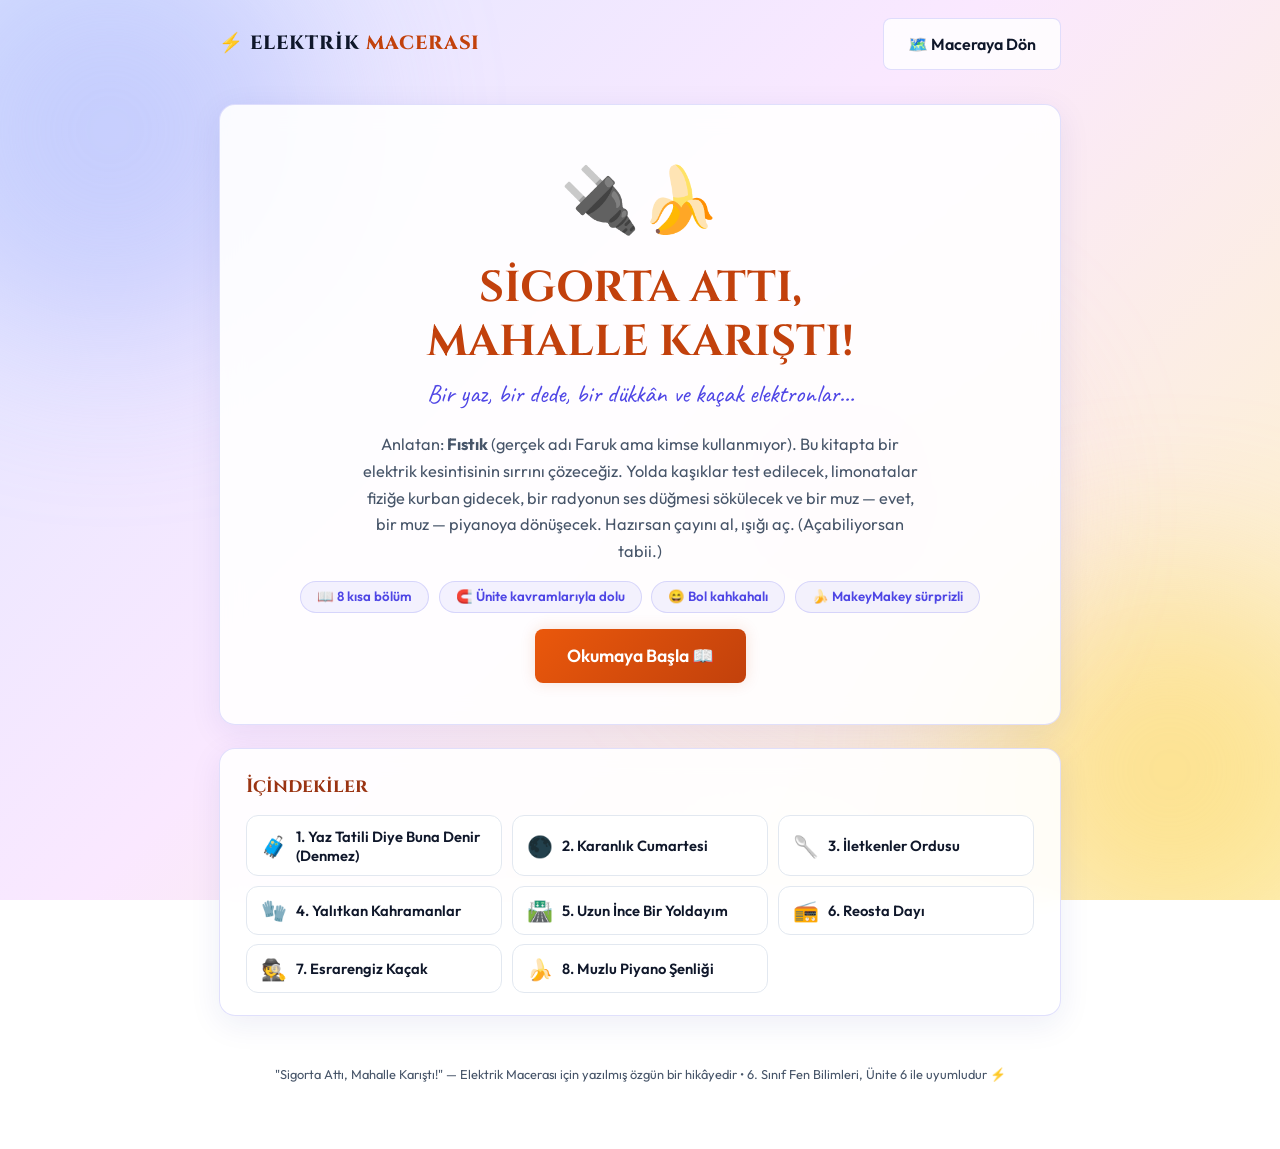
<file: kitap.html>
<!DOCTYPE html>
<html lang="tr">
<head>
<meta charset="UTF-8">
<meta name="viewport" content="width=device-width, initial-scale=1.0">
<title>📖 Sigorta Attı, Mahalle Karıştı! — Elektrik Macerası</title>
<meta name="description" content="6. sınıf elektrik ünitesine eşlik eden neşeli bir hikâye: bir yaz, bir dede, bir dükkân ve kaçak elektronlar.">
<link rel="preconnect" href="https://fonts.googleapis.com">
<link rel="preconnect" href="https://fonts.gstatic.com" crossorigin>
<link href="https://fonts.googleapis.com/css2?family=Cinzel:wght@600;800&family=Outfit:wght@300;400;600;800&family=Caveat:wght@700&display=swap" rel="stylesheet">
<style>
:root{
  --bg-card:#ffffffe6;
  --border-glass:#6366f133;
  --emerald:#059669; --emerald-dark:#047857;
  --gold:#c2410c; --gold-light:#ea580c; --gold-dark:#9a3412;
  --rose:#be123c; --indigo:#6366f1; --indigo-dark:#4f46e5;
  --text:#0f172a; --muted:#475569;
  --radius-sm:8px; --radius-md:16px; --radius-lg:24px;
  --trans:all .35s cubic-bezier(.25,.8,.25,1);
}
*{box-sizing:border-box;margin:0;padding:0;-webkit-font-smoothing:antialiased}
html,body{
  color:var(--text);font-family:'Outfit',sans-serif;
  background:linear-gradient(135deg,#e0e7ff 0%,#fae8ff 45%,#fef3c7 100%) fixed;
  min-height:100vh;line-height:1.65;overflow-x:hidden;
}
.magical-auras{position:fixed;inset:0;z-index:1;pointer-events:none;overflow:hidden}
.aura-blob{position:absolute;border-radius:50%;filter:blur(90px);opacity:.5;animation:blobFloat 16s ease-in-out infinite}
.aura-blob--indigo{width:420px;height:420px;background:#a5b4fc;top:-80px;left:-100px}
.aura-blob--amber{width:380px;height:380px;background:#fcd34d;bottom:-60px;right:-80px;animation-delay:-5s}
.aura-blob--rose{width:300px;height:300px;background:#fbcfe8;top:40%;left:55%;animation-delay:-10s}
@keyframes blobFloat{0%,100%{transform:translate(0,0) scale(1)}50%{transform:translate(40px,-30px) scale(1.08)}}

.app{position:relative;z-index:10;max-width:880px;margin:0 auto;padding:0 1.2rem 4rem}
header.site{display:flex;justify-content:space-between;align-items:center;gap:.8rem;padding:1.1rem 0;flex-wrap:wrap}
.logo{font-family:'Cinzel',serif;font-weight:800;font-size:1.2rem;letter-spacing:.05em;text-decoration:none;color:var(--text)}
.logo span{color:var(--gold)}
.btn{font-family:'Outfit',sans-serif;border-radius:var(--radius-sm);cursor:pointer;transition:var(--trans);align-items:center;gap:.5rem;border:none;padding:.75rem 1.5rem;font-weight:600;font-size:1rem;text-decoration:none;display:inline-flex}
.btn--primary{background:linear-gradient(135deg,var(--emerald),var(--emerald-dark));color:#fff;box-shadow:0 0 15px #05966926}
.btn--primary:hover{box-shadow:0 0 25px #10b981;transform:translateY(-2px)}
.btn--glow{background:linear-gradient(135deg,var(--gold-light),var(--gold));color:#fff;box-shadow:0 0 15px #c2410c26}
.btn--glow:hover{box-shadow:0 0 25px var(--gold);transform:translateY(-2px)}
.btn--secondary{color:var(--text);background:#fffc;border:1px solid #6366f133}
.btn--secondary:hover{border-color:var(--gold);color:var(--gold);background:#fff}
.btn:disabled{opacity:.4;cursor:not-allowed;transform:none}
.glass{background:var(--bg-card);-webkit-backdrop-filter:blur(12px);backdrop-filter:blur(12px);border:1px solid var(--border-glass);border-radius:var(--radius-md);box-shadow:0 8px 32px #1f268714}

/* kapak */
.kapak{text-align:center;padding:2.6rem 2rem;margin-top:1rem}
.kapak .k-amblem{font-size:4rem;animation:sallan 3.5s ease-in-out infinite;display:inline-block}
@keyframes sallan{0%,100%{transform:rotate(-4deg)}50%{transform:rotate(4deg)}}
.kapak h1{font-family:'Cinzel',serif;font-size:clamp(1.7rem,5vw,2.7rem);color:var(--gold);line-height:1.25;margin:.6rem 0 .2rem}
.kapak .alt{font-family:'Caveat',cursive;font-size:1.6rem;color:var(--indigo-dark)}
.kapak p.tanitim{color:var(--muted);max-width:560px;margin:1rem auto;font-size:1.02rem}
.kapak .ozellik{display:flex;gap:.6rem;justify-content:center;flex-wrap:wrap;margin:1rem 0}
.kapak .ozellik span{background:#6366f114;border:1px solid #6366f133;color:var(--indigo-dark);border-radius:999px;padding:.25rem 1rem;font-size:.83rem;font-weight:600}

/* içindekiler */
.icindekiler{margin:1.4rem 0;padding:1.4rem 1.6rem}
.icindekiler h2{font-family:'Cinzel',serif;font-size:1.2rem;color:var(--gold-dark);margin-bottom:.8rem}
.icindekiler .bolumler{display:grid;grid-template-columns:repeat(auto-fill,minmax(240px,1fr));gap:.6rem}
.icindekiler button{font-family:inherit;text-align:left;background:#fff;border:1.5px solid #e2e8f0;border-radius:12px;padding:.65rem .9rem;cursor:pointer;font-size:.92rem;font-weight:600;color:var(--text);transition:var(--trans);display:flex;align-items:center;gap:.55rem}
.icindekiler button:hover{border-color:var(--gold-light);transform:translateY(-2px)}
.icindekiler button.okundu{border-color:var(--emerald);background:#ecfdf5}
.icindekiler button .b-em{font-size:1.3rem}

/* okuyucu */
.okuyucu{display:none}
.okuyucu.acik{display:block}
.okuma-bar{display:flex;align-items:center;gap:.8rem;margin:.8rem 0}
.okuma-bar .ilerleme{flex:1;height:10px;background:#e2e8f0;border-radius:999px;overflow:hidden}
.okuma-bar .ilerleme i{display:block;height:100%;background:linear-gradient(90deg,var(--gold-dark),var(--gold-light),#fbbf24);border-radius:999px;transition:width .4s}
.okuma-bar .sayac{font-size:.85rem;color:var(--muted);font-weight:600;white-space:nowrap}
.sayfa{padding:2rem 2.2rem;animation:sayfaGel .45s ease}
@keyframes sayfaGel{from{opacity:0;transform:translateX(26px) rotate(.4deg)}to{opacity:1;transform:none}}
.sayfa.geri{animation:sayfaGelGeri .45s ease}
@keyframes sayfaGelGeri{from{opacity:0;transform:translateX(-26px) rotate(-.4deg)}to{opacity:1;transform:none}}
.sayfa .b-gorsel{text-align:center;font-size:3.2rem;margin-bottom:.3rem}
.sayfa h2{font-family:'Cinzel',serif;font-size:1.45rem;color:var(--gold);text-align:center;margin-bottom:1.1rem}
.sayfa .metin p{margin:.85rem 0;font-size:1.04rem}
.sayfa .metin .konusma{margin:.85rem 0 .85rem 1rem;padding-left:.9rem;border-left:3px solid #fcd34d;font-size:1.04rem}
.sayfa .metin .liste{margin:.85rem 0 .85rem 1.4rem}
.sayfa .metin .liste li{margin:.35rem 0;font-size:1.02rem}
.sayfa .metin .fisilti{font-family:'Caveat',cursive;font-size:1.4rem;color:var(--gold-dark);transform:rotate(-.6deg);display:block;margin:.9rem 0}
.kenar-notu{background:#eef2ff;border:1.5px dashed var(--indigo);border-radius:var(--radius-md);padding:.9rem 1.2rem;margin:1.4rem 0 .9rem;font-size:.95rem}
.kenar-notu b{color:var(--indigo-dark)}
.sira-sende{background:#fffbeb;border:1.5px dashed #f59e0b;border-radius:var(--radius-md);padding:.9rem 1.2rem;font-size:.95rem}
.sira-sende b{color:var(--gold-dark)}
.sira-sende .cevap{display:none;margin-top:.6rem;padding-top:.6rem;border-top:1px dashed #f59e0b88;color:var(--emerald-dark);font-weight:600}
.sira-sende .cevap.goster{display:block}
.sira-sende button{margin-top:.6rem}
.sayfa-nav{display:flex;justify-content:space-between;align-items:center;gap:.8rem;margin-top:1.2rem;flex-wrap:wrap}
.sayfa-nav .orta{font-family:'Caveat',cursive;font-size:1.25rem;color:var(--muted)}

/* bitiş */
.bitis{text-align:center;padding:2.2rem}
.bitis h2{font-family:'Cinzel',serif;color:var(--gold);font-size:1.6rem;margin:.6rem 0}
.confetti{position:fixed;width:11px;height:11px;z-index:98;pointer-events:none;border-radius:3px;top:-20px;animation:confettiFall linear forwards}
@keyframes confettiFall{to{transform:translateY(110vh) rotate(720deg)}}

footer.site{text-align:center;padding:1.6rem 0 0;color:var(--muted);font-size:.8rem}
@media(max-width:600px){.sayfa{padding:1.4rem 1.1rem}.kapak{padding:1.8rem 1.1rem}}
@media print{.magical-auras,header.site,.okuma-bar,.sayfa-nav,footer.site{display:none!important}body{background:#fff}}
</style>
</head>
<body>
<div class="magical-auras">
  <div class="aura-blob aura-blob--indigo"></div>
  <div class="aura-blob aura-blob--amber"></div>
  <div class="aura-blob aura-blob--rose"></div>
</div>

<div class="app">
  <header class="site">
    <a class="logo" href="index.html">⚡ ELEKTRİK <span>MACERASI</span></a>
    <a class="btn btn--secondary" href="index.html">🗺️ Maceraya Dön</a>
  </header>

  <!-- KAPAK -->
  <section id="kapak">
    <div class="glass kapak">
      <span class="k-amblem">🔌🍌</span>
      <h1>SİGORTA ATTI,<br>MAHALLE KARIŞTI!</h1>
      <div class="alt">Bir yaz, bir dede, bir dükkân ve kaçak elektronlar…</div>
      <p class="tanitim">
        Anlatan: <b>Fıstık</b> (gerçek adı Faruk ama kimse kullanmıyor).
        Bu kitapta bir elektrik kesintisinin sırrını çözeceğiz. Yolda kaşıklar test edilecek,
        limonatalar fiziğe kurban gidecek, bir radyonun ses düğmesi sökülecek ve bir muz —
        evet, bir muz — piyanoya dönüşecek. Hazırsan çayını al, ışığı aç. (Açabiliyorsan tabii.)
      </p>
      <div class="ozellik">
        <span>📖 8 kısa bölüm</span><span>🧲 Ünite kavramlarıyla dolu</span><span>😄 Bol kahkahalı</span><span>🍌 MakeyMakey sürprizli</span>
      </div>
      <button class="btn btn--primary btn--glow" style="font-size:1.1rem;padding:.95rem 2rem" onclick="bolumAc(0)">Okumaya Başla 📖</button>
      <span id="kaldigiYer"></span>
    </div>

    <div class="glass icindekiler">
      <h2>İçindekiler</h2>
      <div class="bolumler" id="icindekilerListe"></div>
    </div>
  </section>

  <!-- OKUYUCU -->
  <section class="okuyucu" id="okuyucu">
    <div class="okuma-bar">
      <button class="btn btn--secondary" onclick="kapagaDon()">📕 Kapak</button>
      <div class="ilerleme"><i id="okumaIlerleme"></i></div>
      <span class="sayac" id="okumaSayac">Bölüm 1/8</span>
    </div>
    <div class="glass sayfa" id="sayfa"></div>
    <div class="sayfa-nav">
      <button class="btn btn--secondary" id="oncekiBtn" onclick="bolumDegistir(-1)">◀ Önceki Bölüm</button>
      <span class="orta">— sayfaları ok tuşlarıyla da çevirebilirsin —</span>
      <button class="btn btn--glow" id="sonrakiBtn" onclick="bolumDegistir(1)">Sonraki Bölüm ▶</button>
    </div>
  </section>

  <footer class="site">
    "Sigorta Attı, Mahalle Karıştı!" — Elektrik Macerası için yazılmış özgün bir hikâyedir •
    6. Sınıf Fen Bilimleri, Ünite 6 ile uyumludur ⚡
  </footer>
</div>

<script>
const BOLUMLER = [
{
em:'🧳', baslik:'1. Yaz Tatili Diye Buna Denir (Denmez)',
metin:`
<p>Her şey, annemin o meşhur cümlesiyle başladı: "Fıstık, bu yaz dedende kalıyorsun." Annem bunu öyle bir söyledi ki sanki bana Disneyland bileti uzatıyordu. Uzatmıyordu. Bana uzattığı şey, içinde üç tişört, bir diş fırçası ve "akıllı ol" bakışı olan bir valizdi.</p>
<p>Dedemi bilirsiniz… Bilmezsiniz tabii, daha yeni tanışıyoruz. Dedem, yani <b>Fikri Usta</b>, mahallenin elektrikçisidir. Dükkânının kapısında kocaman bir tabela asılıdır:</p>
<p class="konusma">"FİKRİ USTA — ELEKTRİK İŞLERİ.<br>Bozarsanız getirin, beraber üzülelim."</p>
<p>Dükkânın içi başka bir gezegendir. Tavandan sarkan kablolar makarna gibi birbirine dolanmıştır. Raflarda sarı kafalı ampuller asker gibi dizilidir. Köşede de dedemin en kıymetlisi durur: kocaman, tahta kaplı, eski mi eski bir radyo. Adı <b>Behçet</b>. (Evet, radyonun adı var. Hayır, sormayın. Dedem "Behçet benim ilk müşterimdi" diyor, gerisini anlatmıyor.)</p>
<p>Daha ilk gün dedem bana dükkân kurallarını okudu. Aynen yazıyorum:</p>
<ul class="liste">
<li><b>Kural 1:</b> Prize hiçbir şey sokulmaz. Parmak dahil. Çatal dahil. <i>Özellikle</i> çatal.</li>
<li><b>Kural 2:</b> "Bilmiyorum" demek serbest. "Öğrenmek istemiyorum" demek yasak.</li>
<li><b>Kural 3:</b> Çay tavşan kanı olacak. (Bunun elektrikle ilgisi yok ama dedem için Kural 1'den önemli.)</li>
</ul>
<p>İçimden "Bu, hayatımın en sıkıcı yazı olacak" dedim.</p>
<p>Olmadı.</p>
<p>Çünkü cumartesi akşamı, saat tam yedi kırk üçte, bütün mahallenin elektriği <b>güm</b> diye kesildi.</p>
<span class="fisilti">— Ve benim staj hayatım da tam o saniye başladı. —</span>`,
not:'Elektrikçiler bir devreyi onarmadan önce mutlaka enerjiyi keser ve yalıtkan ekipman kullanır. Fikri Usta\'nın 1. Kural\'ı boşuna değil: vücudumuz elektriği iletir!',
soru:'Fikri Usta neden "özellikle çatal" diyor olabilir?',
cevap:'Çatal metaldir, yani İLETKENDİR. Prize sokulursa elektrik çatal üzerinden vücudumuza geçer. Bu yüzden prizlere asla iletken cisim sokulmaz!'
},
{
em:'🌑', baslik:'2. Karanlık Cumartesi',
metin:`
<p>Elektrik kesilince neler olur, biliyor musunuz? Ben artık biliyorum. Liste şöyle:</p>
<ul class="liste">
<li>Televizyondaki maç, tam penaltı atılırken kaybolur. (Amcalar bunu asla unutmaz.)</li>
<li>Saadet Teyze'nin dizisi, tam "Aslında ben senin..." cümlesinde kesilir. (Teyzeler bunu <i>asla</i> affetmez.)</li>
<li>Fırıncı Necmi Abi'nin hamuru, yarısı kabarmış hâlde ortada kalır. Necmi Abi de yarısı kabarmış hâlde sokağa fırlar.</li>
</ul>
<p>Beş dakika içinde bütün mahalle dedemin dükkânının önündeydi. Herkes aynı anda konuşuyordu. Dedem ise gayet sakin, elinde el feneri, Behçet'in düğmelerini kurcalıyordu.</p>
<p class="konusma">"Fikri Usta, bu işte bir terslik var!" dedi Necmi Abi.<br>
"Terslik değil," dedi dedem, "fizik var."<br>
"Fizik kim?" diye sordum. Sormaz olaydım. Dedem bana öyle bir baktı ki o bakışla ampul yakılırdı.</p>
<p>Dedem el fenerini çenesinin altına tuttu — korku filmi anlatacak gibi — ve mahalleye ilan etti:</p>
<p class="konusma">"Fırtına yok. Rüzgâr yok. Trafo sapasağlam. Bu kesintinin sebebi bu mahallenin İÇİNDE. Ve ben onu bulacağım. Daha doğrusu…" — dramatik duraklama — "…<b>biz</b> bulacağız. Fıstık, yarın sabah sekizde dükkândasın. Elektrik dedektifliği stajın başlıyor. Maaş: günde iki limonata, sınırsız bilgi."</p>
<p>Mahalleli alkışladı. Ben yutkundum. Saadet Teyze "Çocuk daha küçük, çarpılmasın?" dedi. Dedem cevap verdi:</p>
<p class="konusma">"Çarpılmaz. Çünkü ilk dersimiz tam olarak bununla ilgili."</p>`,
not:'Elektrik kesintilerinin nedeni bazen şebekede, bazen tek bir evdeki arızalı cihaz veya kablodadır. Sigortalar, tehlikeli durumlarda devreyi otomatik keserek bizi korur.',
soru:'Kesinti saat hep 19.43\'te oluyorsa, dedektif Fıstık ilk neye bakmalı?',
cevap:'O saatte mahallede NE değişiyor? Hangi cihaz o saatte çalışmaya başlıyor? Bilim insanları gibi dedektifler de önce düzenlilik (örüntü) arar!'
},
{
em:'🥄', baslik:'3. İletkenler Ordusu',
metin:`
<p>Ertesi sabah dedem tezgâha şunları dizdi: bir pil, bir ampul, kablolar ve ucunda iki açık tel olan tuhaf bir düzenek.</p>
<p class="konusma">"Buna <b>test devresi</b> denir," dedi. "Bu iki açık uca da <b>test uçları</b>. Ben bunlara 'devrenin bıyıkları' derim. Bıyıkların arasına bir madde koyarsın. Ampul yanarsa madde elektriği iletiyordur: <b>İLETKEN</b>. Yanmazsa iletmiyordur: <b>YALITKAN</b>."</p>
<p>Sonra bana dükkânı işaret etti: "Buyur. Test et."</p>
<p>O gün test ettiklerimin listesi (bilim için):</p>
<ul class="liste">
<li><b>Çay kaşığı:</b> Ampul yandı! Kaşık iletkenmiş. (Çayı karıştırmaktan başka yeteneği varmış yani.)</li>
<li><b>Silgim:</b> Yanmadı. Yalıtkan. Silgim, elektrik karşısında da hatalarımı düzeltir gibi sessiz kaldı.</li>
<li><b>Cam misket:</b> Yanmadı. Yalıtkan.</li>
<li><b>Dedemin anahtarlığı:</b> Yandı. İletken. (Dedem "anahtarlarımı ısıtma" dedi.)</li>
<li><b>Kedi Mıstık:</b> TEST EDİLMEDİ. Etik kurul (dedem) izin vermedi. Mıstık da zaten kuyruğuyla "olmaz" işareti yaptı.</li>
</ul>
<p>Sonra dedem iki bardak getirdi. Birine tuzlu su koydu, diğerine benim limonatamı. Evet, MAAŞIMI.</p>
<p class="konusma">"Sıvılar da test edilir," dedi. Tuzlu suya batırdık: ampul yandı! Tuzlu su iletken. Limonataya batırdık… Ampul kıpırdamadı bile. "Şekerli sıvılar elektriği iletmez," dedi dedem. "Şekerli su yalıtkandır."</p>
<p>"Yani limonatam fiziğe yenildi mi?" dedim.</p>
<p class="konusma">"Hayır," dedi dedem, "limonatan göreve uygun değil. İç gitsin."</p>
<p>İçtim. Görev tamamlandı.</p>
<span class="fisilti">— Dedemin özeti: "Elektrik tembeldir Fıstık. Kolay yol bulursa akar. Yol verene iletken, yol vermeyene yalıtkan derler." —</span>`,
not:'Metaller (bakır, demir, alüminyum…) katı iletkenlerdir. Tuzlu su, limon suyu ve sirke sıvı iletkenlere; şekerli su ve kolonya sıvı yalıtkanlara örnektir.',
soru:'Necmi Abi\'nin fırınındaki metal hamur kazanı ile tahta ekmek küreğinden hangisi iletkendir?',
cevap:'Metal kazan iletkendir, kuru tahta kürek yalıtkandır. Belki de bu yüzden fırıncılar tahta kürek kullanır — ısıya VE elektriğe karşı daha güvenli!'
},
{
em:'🧤', baslik:'4. Yalıtkan Kahramanlar',
metin:`
<p>Salı günü dedem dolaptan bir çift kocaman lastik eldiven çıkardı. Eldivenler o kadar büyüktü ki ikisini de giysem içlerinde yüzebilirdim.</p>
<p class="konusma">"Ben gençken elektrik direklerinde çalışırdım," dedi. "Bu eldivenler, lastik tabanlı botlar ve altımızdaki izole halı… Hepsi <b>yalıtkan</b>. Hepsi hayat kurtarır."</p>
<p>"Yalıtkanlar elektriği iletemiyor diye üzülmüyor mu?" dedim. Şaka yapıyordum. Dedem ciddiye aldı:</p>
<p class="konusma">"Üzülmek mi? Fıstık, yalıtkanlar elektrik dünyasının bodyguard'larıdır. İletkenler işi yapar, yalıtkanlar bizi korur. Kablonun içindeki bakır elektriği taşır; dışındaki plastik ise elektriğin SANA atlamasını engeller. Prizlerin plastik olması, fişlerin plastik olması, anahtarların plastik olması… Hep aynı sebep."</p>
<p>Sonra bana pencereyi gösterdi. Dışarıda bulutlar toplanıyordu.</p>
<p class="konusma">"Bak, hava da aslında yalıtkandır. Ama yıldırım düşerken o kadar büyük bir enerji oluşur ki hava bile pes eder, iletken hâle gelir. O yüzden fırtınada ağaç altına saklanılmaz, açık alanda dikilip 'buradayım' denmez."</p>
<p>Tam o sırada Saadet Teyze çayını almaya geldi ve lafa girdi: "Ben zaten elektrik çarpmasın diye evde hep terlikle gezerim!"</p>
<p>Dedemle bakıştık. Dedem, "Saadet Hanım…" dedi, "…bilimsel olarak gayet mantıklı." Saadet Teyze o gün dükkândan omuzları dimdik çıktı. Bir teyzenin fizikle gururlanışını ilk kez gördüm.</p>
<p>Akşam dedem son kuralı ekledi: <b>Islak elle hiçbir düğmeye, hiçbir fişe dokunulmaz.</b> Çünkü su + insan = elektriğin en sevdiği kestirme yol.</p>`,
not:'Elektrik teknisyenleri yalıtkan eldiven, bot, izole halı ve sehpa kullanır. Kabloların, prizlerin ve fişlerin dış yüzeyleri plastik/kauçuk gibi yalıtkanlarla kaplanır.',
soru:'Hava yalıtkansa, yıldırım nasıl yere ulaşabiliyor?',
cevap:'Yıldırım sırasındaki nem ve ÇOK yüksek elektrik enerjisi, normalde yalıtkan olan havayı geçici olarak iletken hâle getirir. Bu yüzden fırtınada açık alanlar ve ağaç altları tehlikelidir.'
},
{
em:'🛣️', baslik:'5. Uzun İnce Bir Yoldayım',
metin:`
<p>Çarşamba sabahı dükkâna girdiğimde Behçet çalıyordu. (Behçet'in radyo olduğunu unutmadınız değil mi?) Hoparlöründen Aşık Veysel yükseliyordu:</p>
<p class="konusma">🎵 "Uzun ince bir yoldayım, gidiyorum gündüz gece…" 🎵</p>
<p class="konusma">"Bu türkü," dedi dedem, "aslında gizli bir fizik dersidir. Dinle: <b>uzun</b>… <b>ince</b>… bir yol. Elektronlar da yolcudur Fıstık. Yol uzadıkça yorulurlar. Yol inceldikçe sıkışırlar. Bu yorulup sıkışmanın adı: <b>ELEKTRİKSEL DİRENÇ</b>."</p>
<p>Sonra tezgâha teller dizdi ve test devresini kurdu:</p>
<ul class="liste">
<li><b>Kısa tel taktık:</b> Ampul cayır cayır yandı. (Elektronlar: "Kestirmeden geldik!")</li>
<li><b>Aynı telin uzununu taktık:</b> Ampul süt dökmüş kediye döndü. Işık var ama isteksiz.</li>
<li><b>Kalın tel taktık:</b> Parıl parıl! (Geniş yol, rahat yolculuk.)</li>
<li><b>İnce tel taktık:</b> Yine sönükleşti. (Tek şeritli yolda trafik.)</li>
<li><b>Bakır yerine demir taktık:</b> Sönükleşti! Aynı boy, aynı kalınlık — ama telin CİNSİ değişince direnç de değişti.</li>
</ul>
<p>"Peki direnç hep kötü bir şey mi?" diye sordum. Dedem güldü, mutfaktan tost makinesini getirdi ve içini gösterdi: kıvrım kıvrım, kızıl bir tel.</p>
<p class="konusma">"Bu, nikrom tel. Huysuz bir teldir; direnci çok büyüktür. Elektrik ondan geçerken o kadar zorlanır ki tel kıpkırmızı ısınır. O ısı da ekmeğini kızartır. Ampulün içindeki filaman da aynı oyunu oynar: direnç gösterir, ısınır, IŞIK saçar."</p>
<p>"Yani tostumu fiziğe borçluyum," dedim.</p>
<p class="konusma">"Tostunu bana borçlusun," dedi dedem, "fizik sadece aracı."</p>
<p>Bir de şunu öğrendim: Gümüş, bakırdan bile iyi iletkenmiş. "Neden bütün kablolar gümüş değil o zaman?" dedim. Dedem hesap yaptı: "Gümüş kablo döşeseydik Necmi'nin tostu bin lira olurdu. Bakır hem iyi iletir hem cüzdan yakmaz."</p>`,
not:'Direnç; telin UZUNLUĞU arttıkça artar, KALINLIĞI (dik kesit alanı) arttıkça azalır ve telin CİNSİNE göre değişir. Birimi ohm (Ω)\'dur. Isıtıcılardaki nikrom tel, direnci sayesinde ısı üretir.',
soru:'Aynı cins ve kalınlıkta biri 10 cm, biri 40 cm iki telden hangisi ampulü daha parlak yakar?',
cevap:'10 cm olan! Kısa telin direnci daha küçüktür; elektrik daha az zorlanır, ampul daha parlak yanar.'
},
{
em:'📻', baslik:'6. Reosta Dayı',
metin:`
<p>Perşembe günü tarihî bir olay yaşandı: Dedem, Behçet'in ses düğmesini söktü. Mahalle tarihinde Behçet'e tornavida değdiği görülmemişti. Necmi Abi camdan baktı, Saadet Teyze kalp ilacını hazırladı.</p>
<p class="konusma">"Korkmayın," dedi dedem, "ameliyat değil, ders." Düğmenin arkasından kıvrılmış bir tel ve onun üzerinde gezen küçük bir sürgü çıktı. "Tanıştırayım: <b>REOSTA</b>. Nâm-ı diğer ayarlanabilir direnç."</p>
<p>Mantığı şöyleymiş, çok dikkatli dinledim çünkü dedem anlatırken tornavidayı bana doğrultuyordu:</p>
<ul class="liste">
<li>Sürgüyü bir yöne kaydırınca devreye giren tel <b>uzuyor</b> → direnç <b>artıyor</b> → Behçet'in sesi <b>kısılıyor</b>.</li>
<li>Öbür yöne kaydırınca tel <b>kısalıyor</b> → direnç <b>azalıyor</b> → ses <b>açılıyor</b>.</li>
</ul>
<p>"Yani ben yıllardır sesi kısarken aslında elektronlara uzun yol mu yaptırıyormuşum?" dedim.</p>
<p class="konusma">"Aynen öyle," dedi dedem. "Ütünün sıcaklık düğmesi, fırının ayarı, saç kurutma makinesinin kademesi, abajurun ışık ayarı… Hepsinin içinde aynı dayı oturur: Reosta Dayı."</p>
<p>Bu arada itiraf: Dedem akşam türkü açınca sesi kısmayı denedim. Sürgü sonuna kadar gitti, ses bitmedi. Dedemin gençlik türkülerini kısabilecek reosta henüz icat edilmemiş.</p>
<p>Dedem son olarak deftere kocaman bir işaret çizdi: <b>Ω</b></p>
<p class="konusma">"Direncin birimi <b>ohm</b>'dur, işareti de budur. At nalına benzer. Adını George Simon Ohm'dan alır — direnci keşfeden adam. Bir şeyi keşfedersen sana da böyle harf verirler, çalış."</p>
<span class="fisilti">— Hedefim belli: Fıstık işareti. Φ olabilir mesela. Çalışıyorum. —</span>`,
not:'Reosta (değişken direnç), devredeki direnci ayarlamaya yarar. Sürgü, devreye giren telin uzunluğunu değiştirir. Eski radyoların ses düğmesi, ütü ve fırınların sıcaklık ayarı reosta ile çalışır.',
soru:'Abajurun ışığını LOŞLAŞTIRMAK için reostanın direncini artırmak mı, azaltmak mı gerekir?',
cevap:'Artırmak! Direnç artınca ampulden geçen elektrik enerjisi azalır ve ışık sönükleşir (loşlaşır).'
},
{
em:'🕵️', baslik:'7. Esrarengiz Kaçak',
metin:`
<p>Cuma akşamı saat 19.40'ta dedemle pusudaydık. Elimde defter, dedemin elinde çay. Dedektifliğin yüzde doksanı beklemekmiş; kalan yüzde onu da çay demlemek.</p>
<p>Saat 19.43… <b>GÜM.</b> Mahalle yine karanlığa gömüldü. Ama bu sefer hazırlıklıydık! Dedem saniyesinde ayağa kalktı: "Kesinti hep aynı dakikada. Demek ki birisi her akşam 19.43'te BİR ŞEY çalıştırıyor. Düşün Fıstık: o saatte ne değişir?"</p>
<p>"Hava kararır!" dedim.</p>
<p class="konusma">"Aferin. Hava kararınca insanlar ne yapar? Işık yakar, ısıtıcı açar… Akşam serinliği!"</p>
<p>İz sürmeye çıktık. Sokak sokak gezdik. (Mıstık da geldi. Katkısı: sıfır. Havası: dedektif.) Sonunda apartmanın çatı katında ışığı yanıp sönen tek pencereyi bulduk: Nevin Teyze'nin penceresi.</p>
<p>Nevin Teyze kapıyı açtı, dedemi görünce şaşırdı. İçeride gördüğümüz manzara şuydu: yepyeni, kocaman bir elektrikli ısıtıcı… ve ona bağlı, halının altından kıvrıla kıvrıla giden, makarna inceliğinde, UPUZUN bir uzatma kablosu. Kablonun halının altındaki kısmı sıcacıktı.</p>
<p class="konusma">"İşte kaçağımız!" dedi dedem. "Nevin Hanım, bu ısıtıcı güçlü bir cihaz. Sen onu bu incecik ve upuzun kabloya bağlamışsın. İnce kablo demek BÜYÜK DİRENÇ demek. Uzun kablo demek DAHA DA BÜYÜK DİRENÇ demek. Kablo dayanamıyor, ısınıyor; sigorta da 'burada tehlike var' deyip bütün hattı kapatıyor. Sigorta attı, mahalle karıştı!"</p>
<p>"Sigorta ne kadar vefasız," dedi Nevin Teyze.</p>
<p class="konusma">"Vefasız değil, FEDAİ," dedi dedem. "Sigorta atmasaydı o kablo halının altında yangın çıkarabilirdi. Sigorta, evin gizli kahramanıdır: tehlikede kendini feda eder, devreyi keser."</p>
<p>Dedem ısıtıcıyı duvardaki prize, kısa ve kalın bir kabloyla bağladı. O akşam saat 19.43'te bütün mahalle ışıl ışıldı. Pencerelerden alkış sesi geldi. Mıstık, hiçbir şey yapmamasına rağmen alkışın tamamını üstlendi.</p>`,
not:'Güçlü cihazlar (ısıtıcı, fırın…) ince ve uzun uzatma kablolarına bağlanmamalıdır: kablonun direnci büyük olduğu için aşırı ısınır ve yangın riski oluşturur. Sigortalar bu tehlikede devreyi keserek bizi korur.',
soru:'Nevin Teyze\'nin yeni kablosu neden "kısa ve kalın" seçildi?',
cevap:'Kısa tel + kalın tel = KÜÇÜK direnç. Kablo zorlanmaz, ısınmaz, sigorta atmaz. (Uzunluk ↑ direnç ↑, kalınlık ↑ direnç ↓ — ünitenin özeti tek kabloda!)'
},
{
em:'🍌', baslik:'8. Muzlu Piyano Şenliği',
metin:`
<p>Mahalleli o hafta sonu dedem için bir teşekkür şenliği düzenledi. Necmi Abi fırından çıkardığı tepsiyle geldi, Saadet Teyze "dizimi kaçırmama sebep olan kabloyu görmek istiyorum" dedi (kabloya küstü), Nevin Teyze de herkese kestane şekeri dağıttı.</p>
<p>Benim de bir sürprizim vardı. Okuldan ödünç aldığım küçük bir kart: <b>MakeyMakey</b>. Dedemin dükkânından krokodil kablolar. Ve manavdan: beş muz.</p>
<p>"Ne yapıyorsun?" dedi dedem, kaşları havada.</p>
<p class="konusma">"Devre kuruyorum," dedim. "Bu kart, bilgisayara 'tuşa basıldı' sinyali gönderiyor. Ama tuş yerine MUZ bağlıyorum. Muz nemli, yani iletken. Ben de iletkenim. Toprak kablosunu tutup muza dokununca devre tamamlanıyor ve bilgisayar nota çalıyor!"</p>
<p>İlk denemede "do" sesi çıktı. Saadet Teyze az kalsın bayılıyordu: "MUZ KONUŞTU!"</p>
<p>"Konuşmadı Saadet Teyze, devre tamamlandı," dedim. Ama kimse dinlemedi, çünkü o sırada beş çocuk birden muz piyanosunda "Daha Dün Annemizin" çalmaya çalışıyordu. (Çalamadılar. Ama muzlar dayandı. Helal olsun muzlara.)</p>
<p>Dedem yanıma geldi. Gözleri Behçet'in lambası gibi parlıyordu.</p>
<p class="konusma">"Anlat bakalım stajyer. Bu nasıl çalışıyor?"<br>
"Muz iletken. Ben iletkenim. Kablolar iletken. Devre kapanınca akım geçiyor. Yün eldivenle dokunsam çalışmazdı, çünkü yün yalıtkan."<br>
"Peki sınavın son sorusu: seni en çok ne şaşırttı bu yaz?"<br>
"Limonatanın yalıtkan olması," dedim. "Bir de… elektriğin aslında her yerde olması. Tostta, radyoda, yıldırımda, muzda."</p>
<p>Dedem cebinden katlanmış bir kâğıt çıkardı. El yazısıyla yazılmıştı:</p>
<p class="konusma">"Bu belge, Fıstık'ın (nâm-ı diğer Faruk) ELEKTRİK DEDEKTİFİ olduğunu onaylar. İmza: Fikri Usta. Not: Çatalı prize sokmadı, limonatayı bilime kurban etti, sigortanın kıymetini bildi."</p>
<p>Valizime üç tişört, bir diş fırçası, bir avuç krokodil kablo ve bu sertifikayla döndüm. Annem "Nasıl geçti yaz?" diye sordu.</p>
<p>"Aydınlatıcıydı," dedim.</p>
<span class="fisilti">— Sen de mi dedektif olmak istiyorsun? O zaman ne duruyorsun: haritaya dön, istasyonları onar, Volta Şehri'ni aydınlat! —</span>`,
not:'MakeyMakey, tıpkı Fikri Usta\'nın test devresi gibi çalışır: iletken bir nesneye (muz!) ve toprak kablosuna dokununca devre tamamlanır, bilgisayar bunu tuş basışı olarak algılar. Sen de sınıfta deneyebilirsin!',
soru:'Muz piyanosu, eline yün eldiven takan birinde neden çalışmaz?',
cevap:'Yün YALITKANDIR; devre eldivende kesilir, akım geçemez ve kart dokunuşu algılayamaz. Çıplak el (iletken!) gerekir.'
}
];

let bolumIdx = 0, yon = 1;
const okunan = new Set(JSON.parse(localStorage.getItem('em2-kitap-okunan') || '[]'));

// içindekiler
const liste = document.getElementById('icindekilerListe');
BOLUMLER.forEach((b, i) => {
  const btn = document.createElement('button');
  btn.innerHTML = `<span class="b-em">${b.em}</span> ${b.baslik}`;
  btn.id = 'ic-' + i;
  if (okunan.has(i)) btn.classList.add('okundu');
  btn.onclick = () => bolumAc(i);
  liste.appendChild(btn);
});

// kaldığı yer
const kayitliBolum = +localStorage.getItem('em2-kitap-bolum');
if (okunan.size > 0 && kayitliBolum > 0 && kayitliBolum < BOLUMLER.length) {
  document.getElementById('kaldigiYer').innerHTML =
    `<button class="btn btn--secondary" style="margin-left:.6rem" onclick="bolumAc(${kayitliBolum})">🔖 Kaldığım Yerden (Bölüm ${kayitliBolum + 1})</button>`;
}

function bolumAc(i) {
  bolumIdx = i;
  document.getElementById('kapak').style.display = 'none';
  document.getElementById('okuyucu').classList.add('acik');
  bolumCiz();
  window.scrollTo({ top: 0, behavior: 'smooth' });
}
function kapagaDon() {
  document.getElementById('kapak').style.display = 'block';
  document.getElementById('okuyucu').classList.remove('acik');
  window.scrollTo({ top: 0, behavior: 'smooth' });
}
function bolumDegistir(d) {
  yon = d;
  const yeni = bolumIdx + d;
  if (yeni < 0) return kapagaDon();
  if (yeni >= BOLUMLER.length) return kitapBitti();
  bolumIdx = yeni;
  bolumCiz();
  window.scrollTo({ top: 0, behavior: 'smooth' });
}
function bolumCiz() {
  const b = BOLUMLER[bolumIdx];
  okunan.add(bolumIdx);
  localStorage.setItem('em2-kitap-okunan', JSON.stringify([...okunan]));
  localStorage.setItem('em2-kitap-bolum', bolumIdx);
  const ic = document.getElementById('ic-' + bolumIdx);
  if (ic) ic.classList.add('okundu');

  const sayfa = document.getElementById('sayfa');
  sayfa.className = 'glass sayfa' + (yon < 0 ? ' geri' : '');
  void sayfa.offsetWidth;
  sayfa.innerHTML = `
    <div class="b-gorsel">${b.em}</div>
    <h2>${b.baslik}</h2>
    <div class="metin">${b.metin}</div>
    <div class="kenar-notu">🤖 <b>Volt'un Kenar Notu:</b> ${b.not}</div>
    <div class="sira-sende">🎯 <b>Sıra Sende:</b> ${b.soru}
      <br><button class="btn btn--secondary" onclick="this.nextElementSibling.classList.add('goster');this.style.display='none'">🔍 Cevabı Göster</button>
      <div class="cevap">💡 ${b.cevap}</div>
    </div>`;
  document.getElementById('okumaSayac').textContent = `Bölüm ${bolumIdx + 1}/${BOLUMLER.length}`;
  document.getElementById('okumaIlerleme').style.width = ((bolumIdx + 1) / BOLUMLER.length * 100) + '%';
  document.getElementById('oncekiBtn').textContent = bolumIdx === 0 ? '◀ Kapak' : '◀ Önceki Bölüm';
  document.getElementById('sonrakiBtn').textContent = bolumIdx === BOLUMLER.length - 1 ? 'Kitabı Bitir 🎉' : 'Sonraki Bölüm ▶';
}
function kitapBitti() {
  localStorage.setItem('em2-kitap-bitti', '1');
  const sayfa = document.getElementById('sayfa');
  sayfa.className = 'glass sayfa';
  void sayfa.offsetWidth;
  sayfa.innerHTML = `
    <div class="bitis">
      <div style="font-size:3.6rem">📖🏅</div>
      <h2>KİTAP KURDU ROZETİNİ KAZANDIN!</h2>
      <p style="color:var(--muted);max-width:480px;margin:.6rem auto">
        "Sigorta Attı, Mahalle Karıştı!"ı bitirdin. Artık sen de Fıstık gibi bir elektrik dedektifisin.
        Fikri Usta'nın öğrettiklerini Volta Şehri'nde kanıtlamaya ne dersin?
      </p>
      <div style="display:flex;gap:.7rem;justify-content:center;flex-wrap:wrap;margin-top:1rem">
        <a class="btn btn--glow" href="index.html">⚡ Volta Şehri'ne Git</a>
        <button class="btn btn--secondary" onclick="bolumAc(0)">📖 Baştan Oku</button>
      </div>
    </div>`;
  document.getElementById('okumaIlerleme').style.width = '100%';
  document.getElementById('okumaSayac').textContent = 'Bitti! 🎉';
  konfeti();
}
function konfeti() {
  const renkler = ['#f59e0b', '#6366f1', '#059669', '#be123c', '#ea580c'];
  for (let i = 0; i < 90; i++) {
    const c = document.createElement('div');
    c.className = 'confetti';
    c.style.left = Math.random() * 100 + 'vw';
    c.style.background = renkler[i % renkler.length];
    c.style.animationDuration = (1.6 + Math.random() * 2) + 's';
    c.style.animationDelay = (Math.random() * .8) + 's';
    document.body.appendChild(c);
    setTimeout(() => c.remove(), 4500);
  }
}
document.addEventListener('keydown', e => {
  if (!document.getElementById('okuyucu').classList.contains('acik')) return;
  if (e.key === 'ArrowRight') { e.preventDefault(); bolumDegistir(1); }
  if (e.key === 'ArrowLeft') { e.preventDefault(); bolumDegistir(-1); }
});
</script>
</body>
</html>
</file>
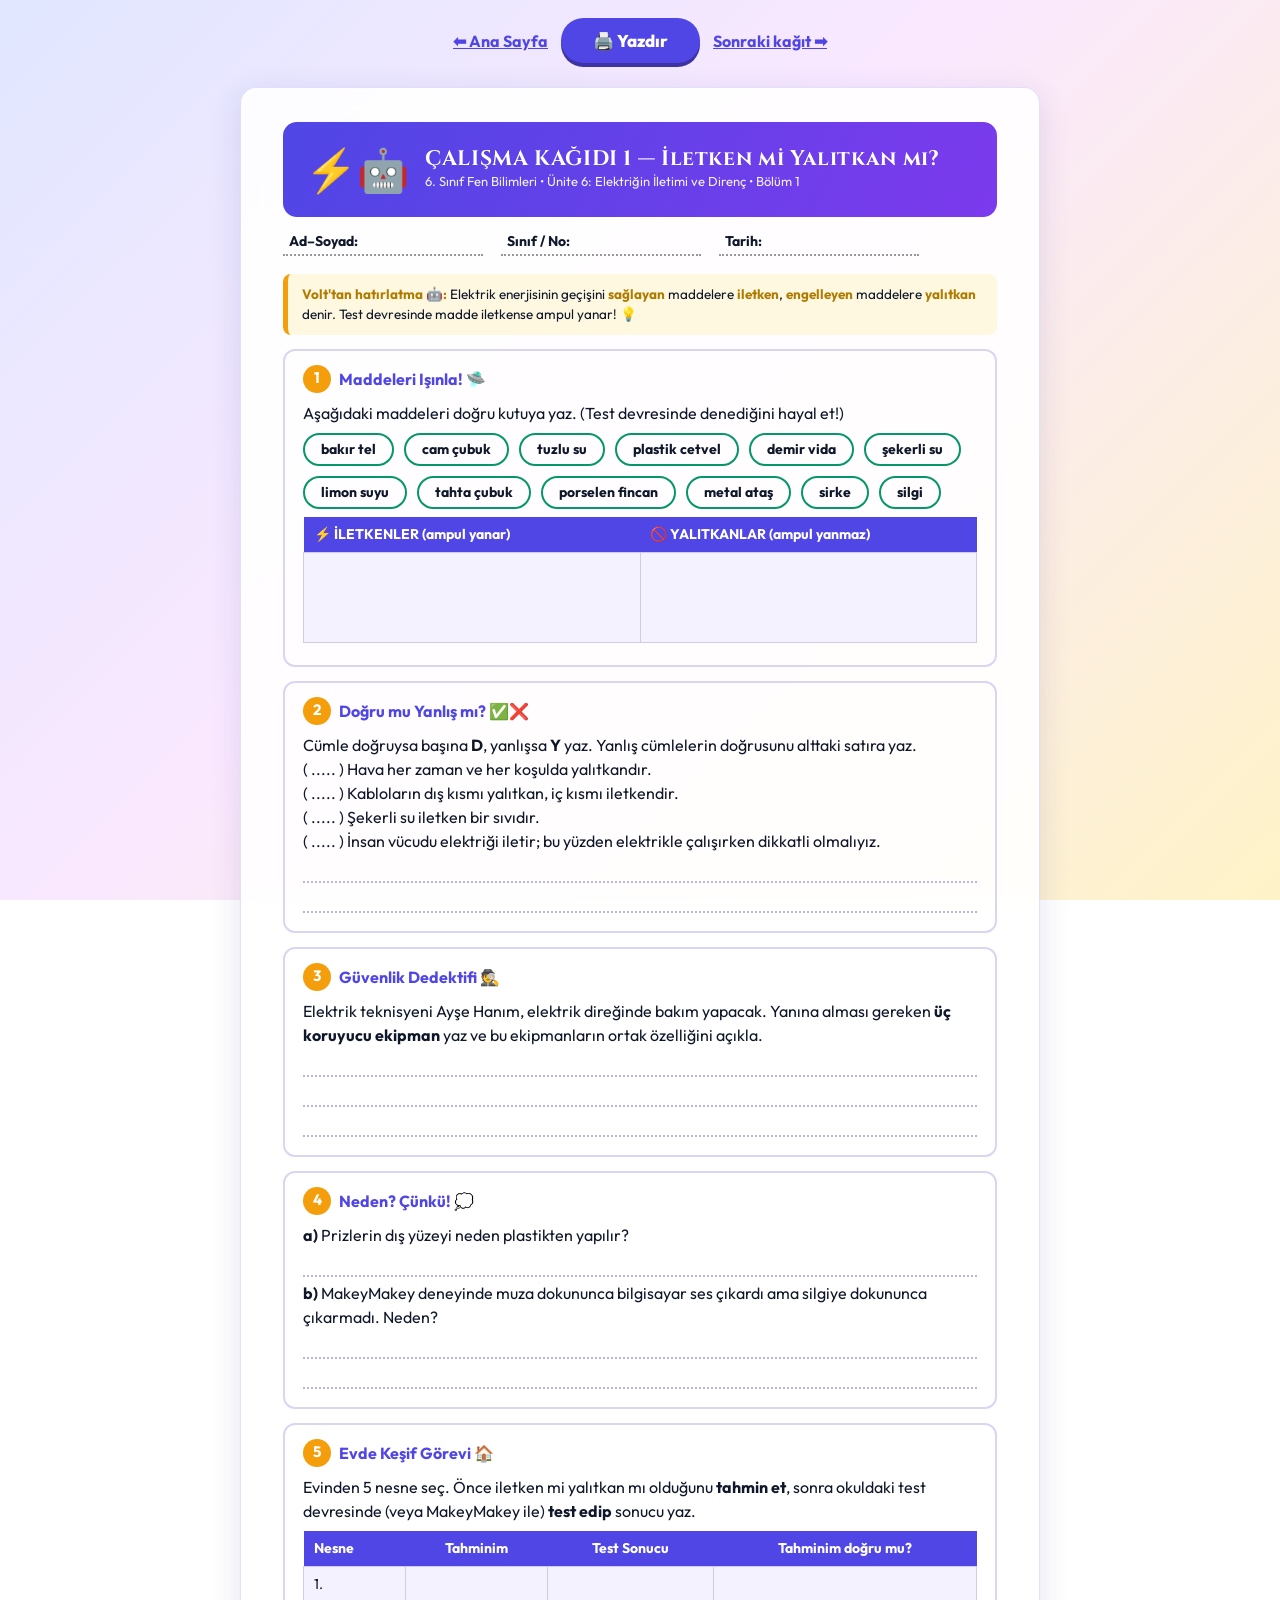
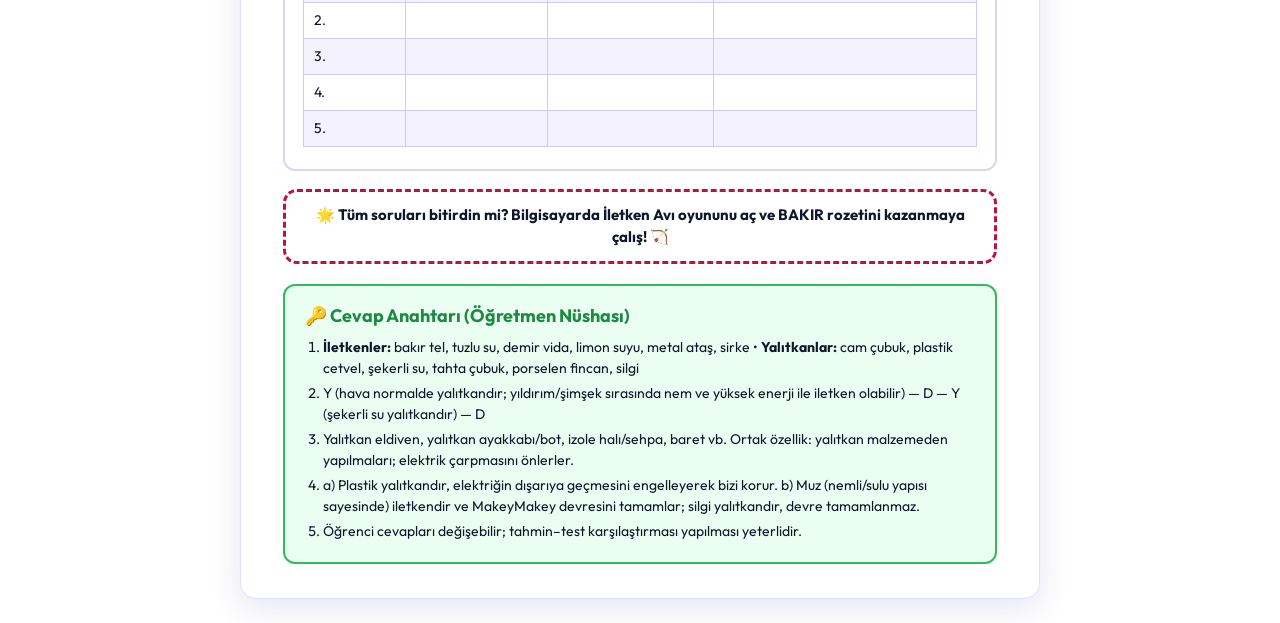
<file: calisma-kagitlari/ck1-iletken-yalitkan.html>
<!DOCTYPE html>
<html lang="tr">
<head>
<meta charset="UTF-8">
<meta name="viewport" content="width=device-width, initial-scale=1.0">
<title>ÇK-1: İletken mi Yalıtkan mı?</title>
<link rel="stylesheet" href="../css/print.css">
</head>
<body>

<div class="no-print">
  <a href="../index.html">⬅ Ana Sayfa</a>
  <button onclick="window.print()">🖨️ Yazdır</button>
  <a href="ck2-direnc.html">Sonraki kağıt ➡</a>
</div>

<div class="sheet">
  <div class="ws-header">
    <span class="logo">⚡🤖</span>
    <div>
      <h1>ÇALIŞMA KAĞIDI 1 — İletken mi Yalıtkan mı?</h1>
      <p>6. Sınıf Fen Bilimleri • Ünite 6: Elektriğin İletimi ve Direnç • Bölüm 1</p>
    </div>
  </div>
  <div class="kimlik">
    <span>Ad–Soyad: </span>
    <span>Sınıf / No: </span>
    <span>Tarih: </span>
  </div>

  <div class="ipucu">
    <b>Volt'tan hatırlatma 🤖:</b> Elektrik enerjisinin geçişini <b>sağlayan</b> maddelere <b>iletken</b>,
    <b>engelleyen</b> maddelere <b>yalıtkan</b> denir. Test devresinde madde iletkense ampul yanar! 💡
  </div>

  <div class="soru">
    <h3><span class="no">1</span> Maddeleri Işınla! 🛸</h3>
    <p>Aşağıdaki maddeleri doğru kutuya yaz. (Test devresinde denediğini hayal et!)</p>
    <div class="kutu-sec">
      <span>bakır tel</span><span>cam çubuk</span><span>tuzlu su</span><span>plastik cetvel</span>
      <span>demir vida</span><span>şekerli su</span><span>limon suyu</span><span>tahta çubuk</span>
      <span>porselen fincan</span><span>metal ataş</span><span>sirke</span><span>silgi</span>
    </div>
    <table class="ws">
      <tr><th style="width:50%;">⚡ İLETKENLER (ampul yanar)</th><th>🚫 YALITKANLAR (ampul yanmaz)</th></tr>
      <tr><td style="height:90px;"></td><td></td></tr>
    </table>
  </div>

  <div class="soru">
    <h3><span class="no">2</span> Doğru mu Yanlış mı? ✅❌</h3>
    <p>Cümle doğruysa başına <b>D</b>, yanlışsa <b>Y</b> yaz. Yanlış cümlelerin doğrusunu alttaki satıra yaz.</p>
    <p>( ..... ) Hava her zaman ve her koşulda yalıtkandır.</p>
    <p>( ..... ) Kabloların dış kısmı yalıtkan, iç kısmı iletkendir.</p>
    <p>( ..... ) Şekerli su iletken bir sıvıdır.</p>
    <p>( ..... ) İnsan vücudu elektriği iletir; bu yüzden elektrikle çalışırken dikkatli olmalıyız.</p>
    <div class="cizgi"></div>
    <div class="cizgi"></div>
  </div>

  <div class="soru">
    <h3><span class="no">3</span> Güvenlik Dedektifi 🕵️</h3>
    <p>Elektrik teknisyeni Ayşe Hanım, elektrik direğinde bakım yapacak.
       Yanına alması gereken <b>üç koruyucu ekipman</b> yaz ve bu ekipmanların ortak özelliğini açıkla.</p>
    <div class="cizgi"></div>
    <div class="cizgi"></div>
    <div class="cizgi"></div>
  </div>

  <div class="soru">
    <h3><span class="no">4</span> Neden? Çünkü! 💭</h3>
    <p><b>a)</b> Prizlerin dış yüzeyi neden plastikten yapılır?</p>
    <div class="cizgi"></div>
    <p><b>b)</b> MakeyMakey deneyinde muza dokununca bilgisayar ses çıkardı ama silgiye dokununca çıkarmadı. Neden?</p>
    <div class="cizgi"></div>
    <div class="cizgi"></div>
  </div>

  <div class="soru">
    <h3><span class="no">5</span> Evde Keşif Görevi 🏠</h3>
    <p>Evinden 5 nesne seç. Önce iletken mi yalıtkan mı olduğunu <b>tahmin et</b>,
       sonra okuldaki test devresinde (veya MakeyMakey ile) <b>test edip</b> sonucu yaz.</p>
    <table class="ws">
      <tr><th>Nesne</th><th class="ortala">Tahminim</th><th class="ortala">Test Sonucu</th><th class="ortala">Tahminim doğru mu?</th></tr>
      <tr><td>1.</td><td></td><td></td><td></td></tr>
      <tr><td>2.</td><td></td><td></td><td></td></tr>
      <tr><td>3.</td><td></td><td></td><td></td></tr>
      <tr><td>4.</td><td></td><td></td><td></td></tr>
      <tr><td>5.</td><td></td><td></td><td></td></tr>
    </table>
  </div>

  <div class="rozet-kutu">
    🌟 Tüm soruları bitirdin mi? Bilgisayarda <b>İletken Avı</b> oyununu aç ve BAKIR rozetini kazanmaya çalış! 🏹
  </div>

  <!-- CEVAP ANAHTARI (öğretmen sayfası) -->
  <div class="cevap-anahtari">
    <h2>🔑 Cevap Anahtarı (Öğretmen Nüshası)</h2>
    <ol>
      <li><b>İletkenler:</b> bakır tel, tuzlu su, demir vida, limon suyu, metal ataş, sirke •
          <b>Yalıtkanlar:</b> cam çubuk, plastik cetvel, şekerli su, tahta çubuk, porselen fincan, silgi</li>
      <li>Y (hava normalde yalıtkandır; yıldırım/şimşek sırasında nem ve yüksek enerji ile iletken olabilir) — D — Y (şekerli su yalıtkandır) — D</li>
      <li>Yalıtkan eldiven, yalıtkan ayakkabı/bot, izole halı/sehpa, baret vb. Ortak özellik: yalıtkan malzemeden yapılmaları; elektrik çarpmasını önlerler.</li>
      <li>a) Plastik yalıtkandır, elektriğin dışarıya geçmesini engelleyerek bizi korur.
          b) Muz (nemli/sulu yapısı sayesinde) iletkendir ve MakeyMakey devresini tamamlar; silgi yalıtkandır, devre tamamlanmaz.</li>
      <li>Öğrenci cevapları değişebilir; tahmin–test karşılaştırması yapılması yeterlidir.</li>
    </ol>
  </div>
</div>

</body>
</html>
</file>
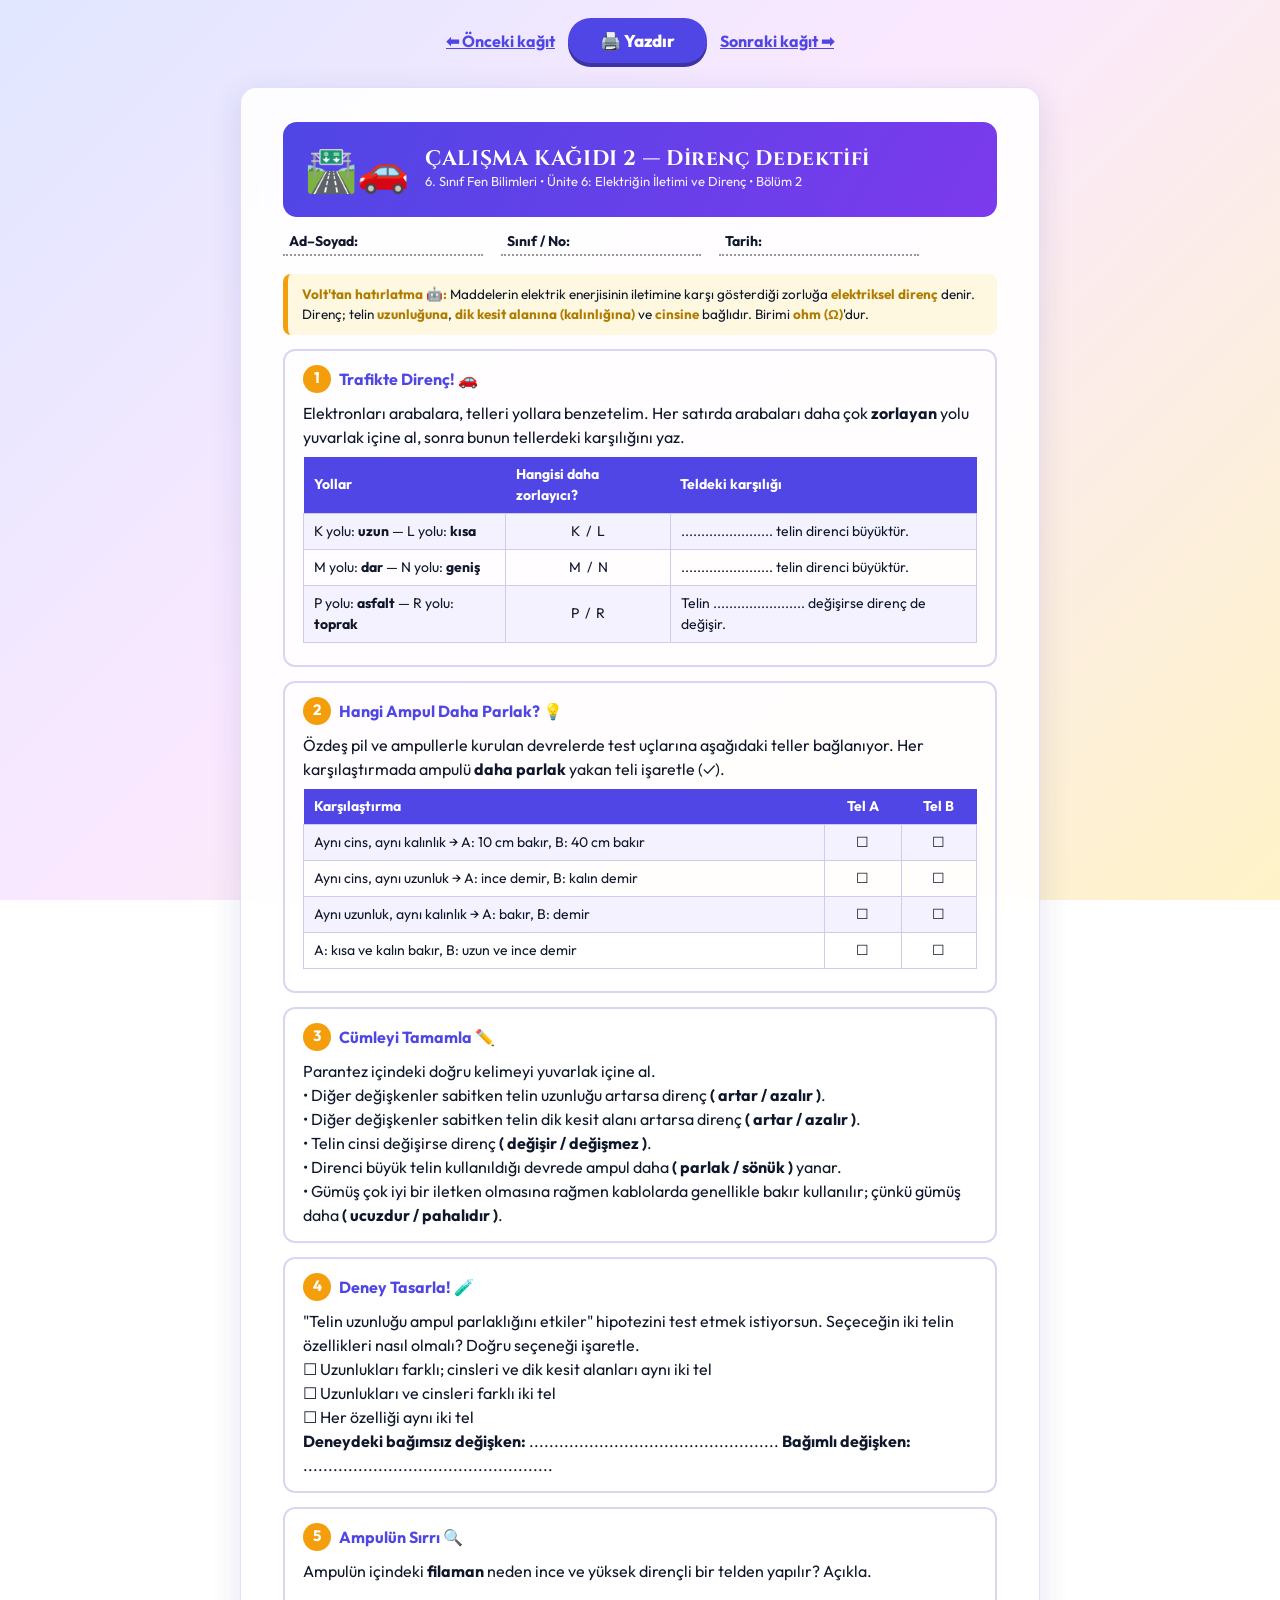
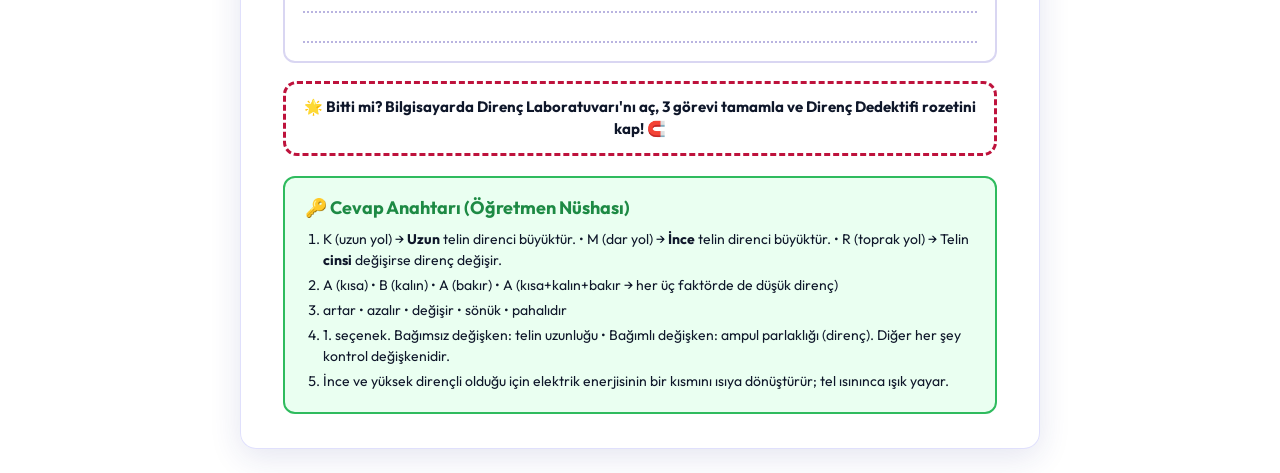
<file: calisma-kagitlari/ck2-direnc.html>
<!DOCTYPE html>
<html lang="tr">
<head>
<meta charset="UTF-8">
<meta name="viewport" content="width=device-width, initial-scale=1.0">
<title>ÇK-2: Direnç Dedektifi</title>
<link rel="stylesheet" href="../css/print.css">
</head>
<body>

<div class="no-print">
  <a href="ck1-iletken-yalitkan.html">⬅ Önceki kağıt</a>
  <button onclick="window.print()">🖨️ Yazdır</button>
  <a href="ck3-reosta-makeymakey.html">Sonraki kağıt ➡</a>
</div>

<div class="sheet">
  <div class="ws-header">
    <span class="logo">🛣️🚗</span>
    <div>
      <h1>ÇALIŞMA KAĞIDI 2 — Direnç Dedektifi</h1>
      <p>6. Sınıf Fen Bilimleri • Ünite 6: Elektriğin İletimi ve Direnç • Bölüm 2</p>
    </div>
  </div>
  <div class="kimlik">
    <span>Ad–Soyad: </span>
    <span>Sınıf / No: </span>
    <span>Tarih: </span>
  </div>

  <div class="ipucu">
    <b>Volt'tan hatırlatma 🤖:</b> Maddelerin elektrik enerjisinin iletimine karşı gösterdiği zorluğa
    <b>elektriksel direnç</b> denir. Direnç; telin <b>uzunluğuna</b>, <b>dik kesit alanına (kalınlığına)</b>
    ve <b>cinsine</b> bağlıdır. Birimi <b>ohm (Ω)</b>'dur.
  </div>

  <div class="soru">
    <h3><span class="no">1</span> Trafikte Direnç! 🚗</h3>
    <p>Elektronları arabalara, telleri yollara benzetelim. Her satırda arabaları daha çok <b>zorlayan</b> yolu yuvarlak içine al,
       sonra bunun tellerdeki karşılığını yaz.</p>
    <table class="ws">
      <tr><th>Yollar</th><th>Hangisi daha zorlayıcı?</th><th>Teldeki karşılığı</th></tr>
      <tr>
        <td>K yolu: <b>uzun</b> — L yolu: <b>kısa</b></td>
        <td class="ortala">K&nbsp;&nbsp;/&nbsp;&nbsp;L</td>
        <td>....................... telin direnci büyüktür.</td>
      </tr>
      <tr>
        <td>M yolu: <b>dar</b> — N yolu: <b>geniş</b></td>
        <td class="ortala">M&nbsp;&nbsp;/&nbsp;&nbsp;N</td>
        <td>....................... telin direnci büyüktür.</td>
      </tr>
      <tr>
        <td>P yolu: <b>asfalt</b> — R yolu: <b>toprak</b></td>
        <td class="ortala">P&nbsp;&nbsp;/&nbsp;&nbsp;R</td>
        <td>Telin ....................... değişirse direnç de değişir.</td>
      </tr>
    </table>
  </div>

  <div class="soru">
    <h3><span class="no">2</span> Hangi Ampul Daha Parlak? 💡</h3>
    <p>Özdeş pil ve ampullerle kurulan devrelerde test uçlarına aşağıdaki teller bağlanıyor.
       Her karşılaştırmada ampulü <b>daha parlak</b> yakan teli işaretle (✓).</p>
    <table class="ws">
      <tr><th>Karşılaştırma</th><th class="ortala">Tel A</th><th class="ortala">Tel B</th></tr>
      <tr><td>Aynı cins, aynı kalınlık → A: 10 cm bakır, B: 40 cm bakır</td><td class="ortala">☐</td><td class="ortala">☐</td></tr>
      <tr><td>Aynı cins, aynı uzunluk → A: ince demir, B: kalın demir</td><td class="ortala">☐</td><td class="ortala">☐</td></tr>
      <tr><td>Aynı uzunluk, aynı kalınlık → A: bakır, B: demir</td><td class="ortala">☐</td><td class="ortala">☐</td></tr>
      <tr><td>A: kısa ve kalın bakır, B: uzun ve ince demir</td><td class="ortala">☐</td><td class="ortala">☐</td></tr>
    </table>
  </div>

  <div class="soru">
    <h3><span class="no">3</span> Cümleyi Tamamla ✏️</h3>
    <p>Parantez içindeki doğru kelimeyi yuvarlak içine al.</p>
    <p>• Diğer değişkenler sabitken telin uzunluğu artarsa direnç <b>( artar / azalır )</b>.</p>
    <p>• Diğer değişkenler sabitken telin dik kesit alanı artarsa direnç <b>( artar / azalır )</b>.</p>
    <p>• Telin cinsi değişirse direnç <b>( değişir / değişmez )</b>.</p>
    <p>• Direnci büyük telin kullanıldığı devrede ampul daha <b>( parlak / sönük )</b> yanar.</p>
    <p>• Gümüş çok iyi bir iletken olmasına rağmen kablolarda genellikle bakır kullanılır;
       çünkü gümüş daha <b>( ucuzdur / pahalıdır )</b>.</p>
  </div>

  <div class="soru">
    <h3><span class="no">4</span> Deney Tasarla! 🧪</h3>
    <p>"Telin uzunluğu ampul parlaklığını etkiler" hipotezini test etmek istiyorsun.
       Seçeceğin iki telin özellikleri nasıl olmalı? Doğru seçeneği işaretle.</p>
    <p>☐ Uzunlukları farklı; cinsleri ve dik kesit alanları aynı iki tel</p>
    <p>☐ Uzunlukları ve cinsleri farklı iki tel</p>
    <p>☐ Her özelliği aynı iki tel</p>
    <p><b>Deneydeki bağımsız değişken:</b> ..................................................
       <b>Bağımlı değişken:</b> ..................................................</p>
  </div>

  <div class="soru">
    <h3><span class="no">5</span> Ampulün Sırrı 🔍</h3>
    <p>Ampulün içindeki <b>filaman</b> neden ince ve yüksek dirençli bir telden yapılır? Açıkla.</p>
    <div class="cizgi"></div>
    <div class="cizgi"></div>
  </div>

  <div class="rozet-kutu">
    🌟 Bitti mi? Bilgisayarda <b>Direnç Laboratuvarı</b>'nı aç, 3 görevi tamamla ve
    <b>Direnç Dedektifi</b> rozetini kap! 🧲
  </div>

  <!-- CEVAP ANAHTARI -->
  <div class="cevap-anahtari">
    <h2>🔑 Cevap Anahtarı (Öğretmen Nüshası)</h2>
    <ol>
      <li>K (uzun yol) → <b>Uzun</b> telin direnci büyüktür. • M (dar yol) → <b>İnce</b> telin direnci büyüktür. • R (toprak yol) → Telin <b>cinsi</b> değişirse direnç değişir.</li>
      <li>A (kısa) • B (kalın) • A (bakır) • A (kısa+kalın+bakır → her üç faktörde de düşük direnç)</li>
      <li>artar • azalır • değişir • sönük • pahalıdır</li>
      <li>1. seçenek. Bağımsız değişken: telin uzunluğu • Bağımlı değişken: ampul parlaklığı (direnç). Diğer her şey kontrol değişkenidir.</li>
      <li>İnce ve yüksek dirençli olduğu için elektrik enerjisinin bir kısmını ısıya dönüştürür; tel ısınınca ışık yayar.</li>
    </ol>
  </div>
</div>

</body>
</html>
</file>
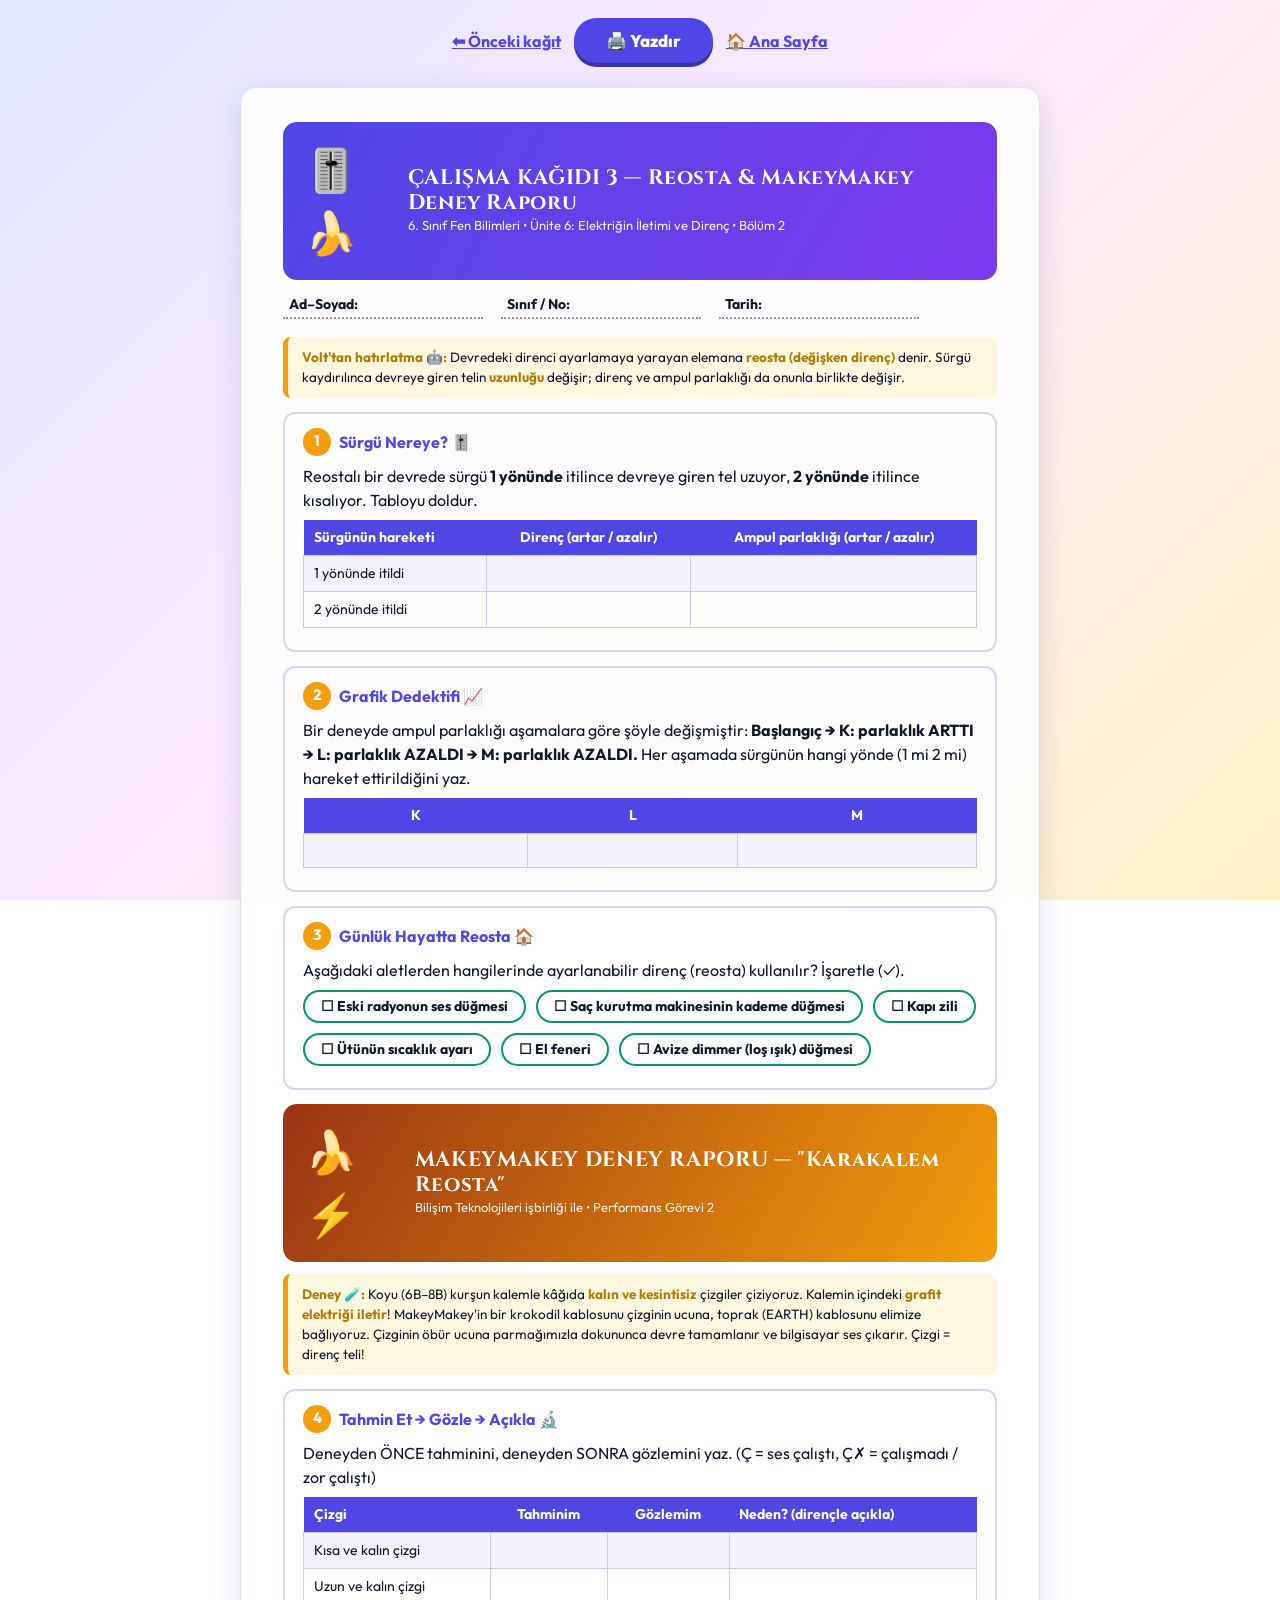
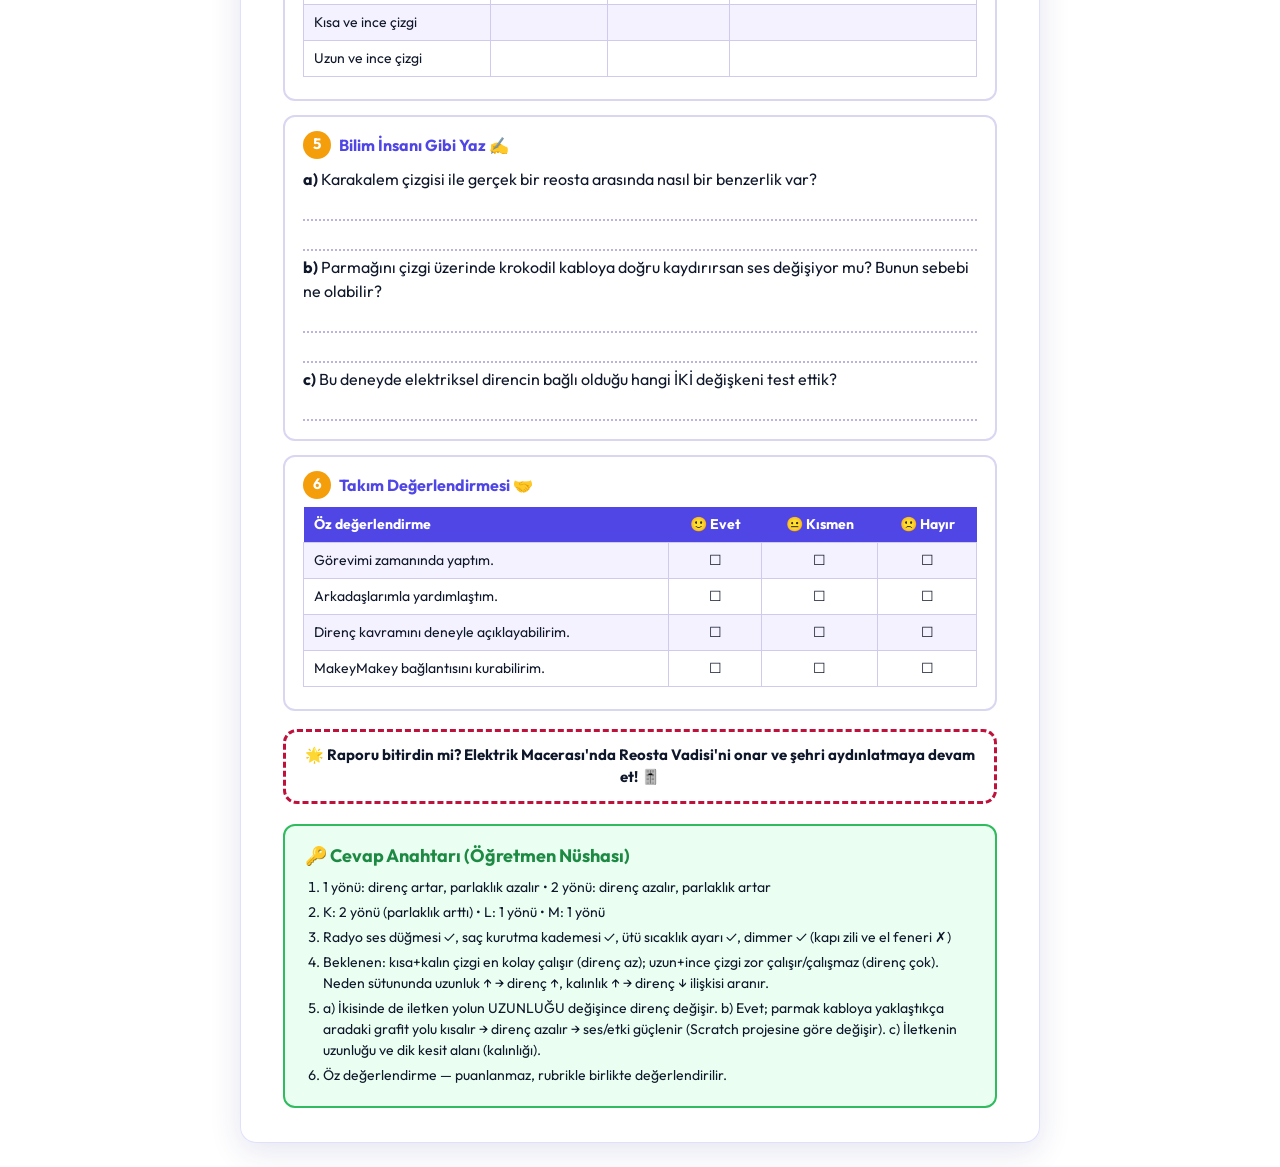
<file: calisma-kagitlari/ck3-reosta-makeymakey.html>
<!DOCTYPE html>
<html lang="tr">
<head>
<meta charset="UTF-8">
<meta name="viewport" content="width=device-width, initial-scale=1.0">
<title>ÇK-3: Reosta &amp; MakeyMakey Raporu</title>
<link rel="stylesheet" href="../css/print.css">
</head>
<body>

<div class="no-print">
  <a href="ck2-direnc.html">⬅ Önceki kağıt</a>
  <button onclick="window.print()">🖨️ Yazdır</button>
  <a href="../index.html">🏠 Ana Sayfa</a>
</div>

<div class="sheet">
  <div class="ws-header">
    <span class="logo">🎚️🍌</span>
    <div>
      <h1>ÇALIŞMA KAĞIDI 3 — Reosta &amp; MakeyMakey Deney Raporu</h1>
      <p>6. Sınıf Fen Bilimleri • Ünite 6: Elektriğin İletimi ve Direnç • Bölüm 2</p>
    </div>
  </div>
  <div class="kimlik">
    <span>Ad–Soyad: </span>
    <span>Sınıf / No: </span>
    <span>Tarih: </span>
  </div>

  <div class="ipucu">
    <b>Volt'tan hatırlatma 🤖:</b> Devredeki direnci ayarlamaya yarayan elemana <b>reosta
    (değişken direnç)</b> denir. Sürgü kaydırılınca devreye giren telin <b>uzunluğu</b> değişir;
    direnç ve ampul parlaklığı da onunla birlikte değişir.
  </div>

  <div class="soru">
    <h3><span class="no">1</span> Sürgü Nereye? 🎚️</h3>
    <p>Reostalı bir devrede sürgü <b>1 yönünde</b> itilince devreye giren tel uzuyor,
       <b>2 yönünde</b> itilince kısalıyor. Tabloyu doldur.</p>
    <table class="ws">
      <tr><th>Sürgünün hareketi</th><th class="ortala">Direnç (artar / azalır)</th><th class="ortala">Ampul parlaklığı (artar / azalır)</th></tr>
      <tr><td>1 yönünde itildi</td><td class="ortala"></td><td class="ortala"></td></tr>
      <tr><td>2 yönünde itildi</td><td class="ortala"></td><td class="ortala"></td></tr>
    </table>
  </div>

  <div class="soru">
    <h3><span class="no">2</span> Grafik Dedektifi 📈</h3>
    <p>Bir deneyde ampul parlaklığı aşamalara göre şöyle değişmiştir:
       <b>Başlangıç → K: parlaklık ARTTI → L: parlaklık AZALDI → M: parlaklık AZALDI.</b>
       Her aşamada sürgünün hangi yönde (1 mi 2 mi) hareket ettirildiğini yaz.</p>
    <table class="ws">
      <tr><th class="ortala">K</th><th class="ortala">L</th><th class="ortala">M</th></tr>
      <tr><td class="ortala" style="height:34px;"></td><td class="ortala"></td><td class="ortala"></td></tr>
    </table>
  </div>

  <div class="soru">
    <h3><span class="no">3</span> Günlük Hayatta Reosta 🏠</h3>
    <p>Aşağıdaki aletlerden hangilerinde ayarlanabilir direnç (reosta) kullanılır? İşaretle (✓).</p>
    <div class="kutu-sec">
      <span>☐ Eski radyonun ses düğmesi</span>
      <span>☐ Saç kurutma makinesinin kademe düğmesi</span>
      <span>☐ Kapı zili</span>
      <span>☐ Ütünün sıcaklık ayarı</span>
      <span>☐ El feneri</span>
      <span>☐ Avize dimmer (loş ışık) düğmesi</span>
    </div>
  </div>

  <div class="sayfa-kes"></div>

  <div class="ws-header" style="background:linear-gradient(120deg,#9a3412,#f59e0b);">
    <span class="logo">🍌⚡</span>
    <div>
      <h1>MAKEYMAKEY DENEY RAPORU — "Karakalem Reosta"</h1>
      <p>Bilişim Teknolojileri işbirliği ile • Performans Görevi 2</p>
    </div>
  </div>

  <div class="ipucu">
    <b>Deney 🧪:</b> Koyu (6B–8B) kurşun kalemle kâğıda <b>kalın ve kesintisiz</b> çizgiler çiziyoruz.
    Kalemin içindeki <b>grafit elektriği iletir</b>! MakeyMakey'in bir krokodil kablosunu çizginin ucuna,
    toprak (EARTH) kablosunu elimize bağlıyoruz. Çizginin öbür ucuna parmağımızla dokununca devre tamamlanır
    ve bilgisayar ses çıkarır. Çizgi = direnç teli!
  </div>

  <div class="soru">
    <h3><span class="no">4</span> Tahmin Et → Gözle → Açıkla 🔬</h3>
    <p>Deneyden ÖNCE tahminini, deneyden SONRA gözlemini yaz. (Ç = ses çalıştı, Ç✗ = çalışmadı / zor çalıştı)</p>
    <table class="ws">
      <tr><th>Çizgi</th><th class="ortala">Tahminim</th><th class="ortala">Gözlemim</th><th>Neden? (dirençle açıkla)</th></tr>
      <tr><td>Kısa ve kalın çizgi</td><td class="ortala"></td><td class="ortala"></td><td></td></tr>
      <tr><td>Uzun ve kalın çizgi</td><td class="ortala"></td><td class="ortala"></td><td></td></tr>
      <tr><td>Kısa ve ince çizgi</td><td class="ortala"></td><td class="ortala"></td><td></td></tr>
      <tr><td>Uzun ve ince çizgi</td><td class="ortala"></td><td class="ortala"></td><td></td></tr>
    </table>
  </div>

  <div class="soru">
    <h3><span class="no">5</span> Bilim İnsanı Gibi Yaz ✍️</h3>
    <p><b>a)</b> Karakalem çizgisi ile gerçek bir reosta arasında nasıl bir benzerlik var?</p>
    <div class="cizgi"></div>
    <div class="cizgi"></div>
    <p><b>b)</b> Parmağını çizgi üzerinde krokodil kabloya doğru kaydırırsan ses değişiyor mu? Bunun sebebi ne olabilir?</p>
    <div class="cizgi"></div>
    <div class="cizgi"></div>
    <p><b>c)</b> Bu deneyde elektriksel direncin bağlı olduğu hangi İKİ değişkeni test ettik?</p>
    <div class="cizgi"></div>
  </div>

  <div class="soru">
    <h3><span class="no">6</span> Takım Değerlendirmesi 🤝</h3>
    <table class="ws">
      <tr><th>Öz değerlendirme</th><th class="ortala">🙂 Evet</th><th class="ortala">😐 Kısmen</th><th class="ortala">🙁 Hayır</th></tr>
      <tr><td>Görevimi zamanında yaptım.</td><td class="ortala">☐</td><td class="ortala">☐</td><td class="ortala">☐</td></tr>
      <tr><td>Arkadaşlarımla yardımlaştım.</td><td class="ortala">☐</td><td class="ortala">☐</td><td class="ortala">☐</td></tr>
      <tr><td>Direnç kavramını deneyle açıklayabilirim.</td><td class="ortala">☐</td><td class="ortala">☐</td><td class="ortala">☐</td></tr>
      <tr><td>MakeyMakey bağlantısını kurabilirim.</td><td class="ortala">☐</td><td class="ortala">☐</td><td class="ortala">☐</td></tr>
    </table>
  </div>

  <div class="rozet-kutu">
    🌟 Raporu bitirdin mi? <b>Elektrik Macerası</b>'nda Reosta Vadisi'ni onar ve şehri aydınlatmaya devam et! 🎚️
  </div>

  <!-- CEVAP ANAHTARI -->
  <div class="cevap-anahtari">
    <h2>🔑 Cevap Anahtarı (Öğretmen Nüshası)</h2>
    <ol>
      <li>1 yönü: direnç artar, parlaklık azalır • 2 yönü: direnç azalır, parlaklık artar</li>
      <li>K: 2 yönü (parlaklık arttı) • L: 1 yönü • M: 1 yönü</li>
      <li>Radyo ses düğmesi ✓, saç kurutma kademesi ✓, ütü sıcaklık ayarı ✓, dimmer ✓ (kapı zili ve el feneri ✗)</li>
      <li>Beklenen: kısa+kalın çizgi en kolay çalışır (direnç az); uzun+ince çizgi zor çalışır/çalışmaz (direnç çok).
          Neden sütununda uzunluk ↑ → direnç ↑, kalınlık ↑ → direnç ↓ ilişkisi aranır.</li>
      <li>a) İkisinde de iletken yolun UZUNLUĞU değişince direnç değişir. b) Evet; parmak kabloya yaklaştıkça
          aradaki grafit yolu kısalır → direnç azalır → ses/etki güçlenir (Scratch projesine göre değişir).
          c) İletkenin uzunluğu ve dik kesit alanı (kalınlığı).</li>
      <li>Öz değerlendirme — puanlanmaz, rubrikle birlikte değerlendirilir.</li>
    </ol>
  </div>
</div>

</body>
</html>
</file>
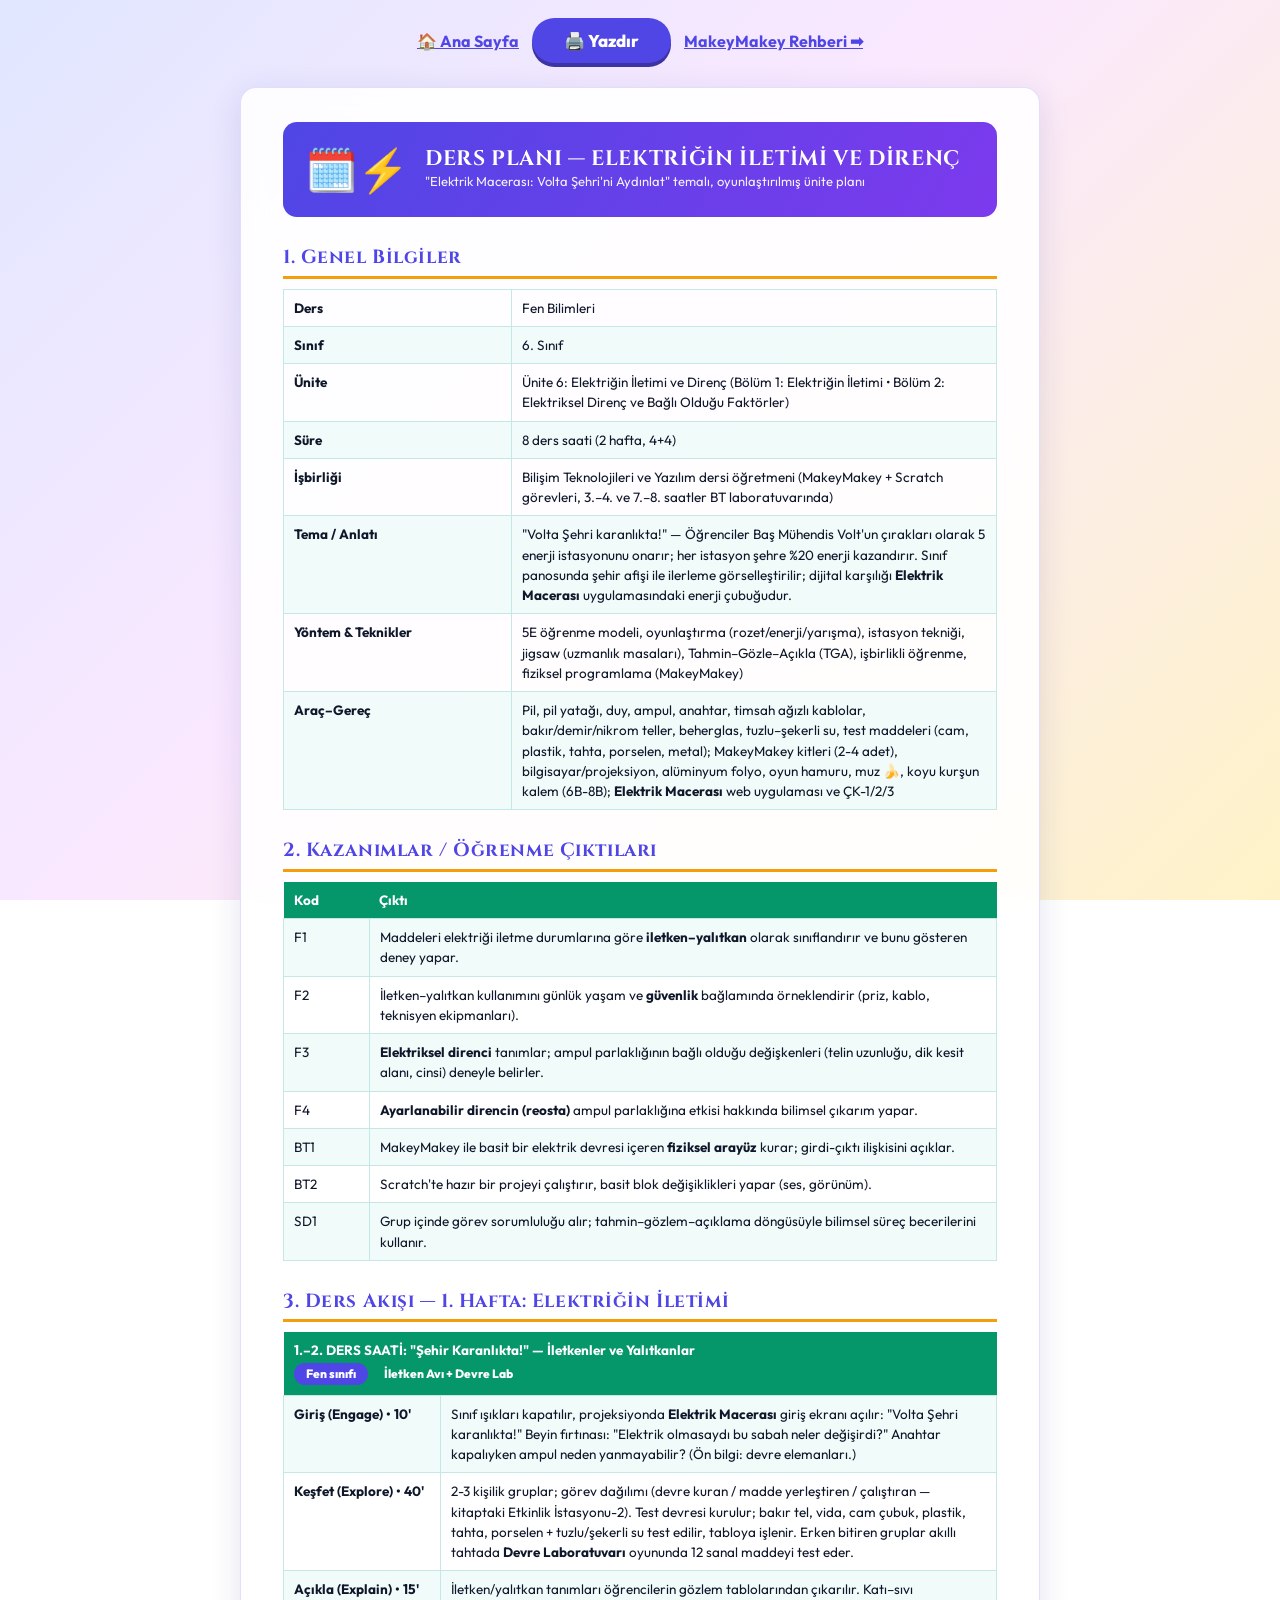
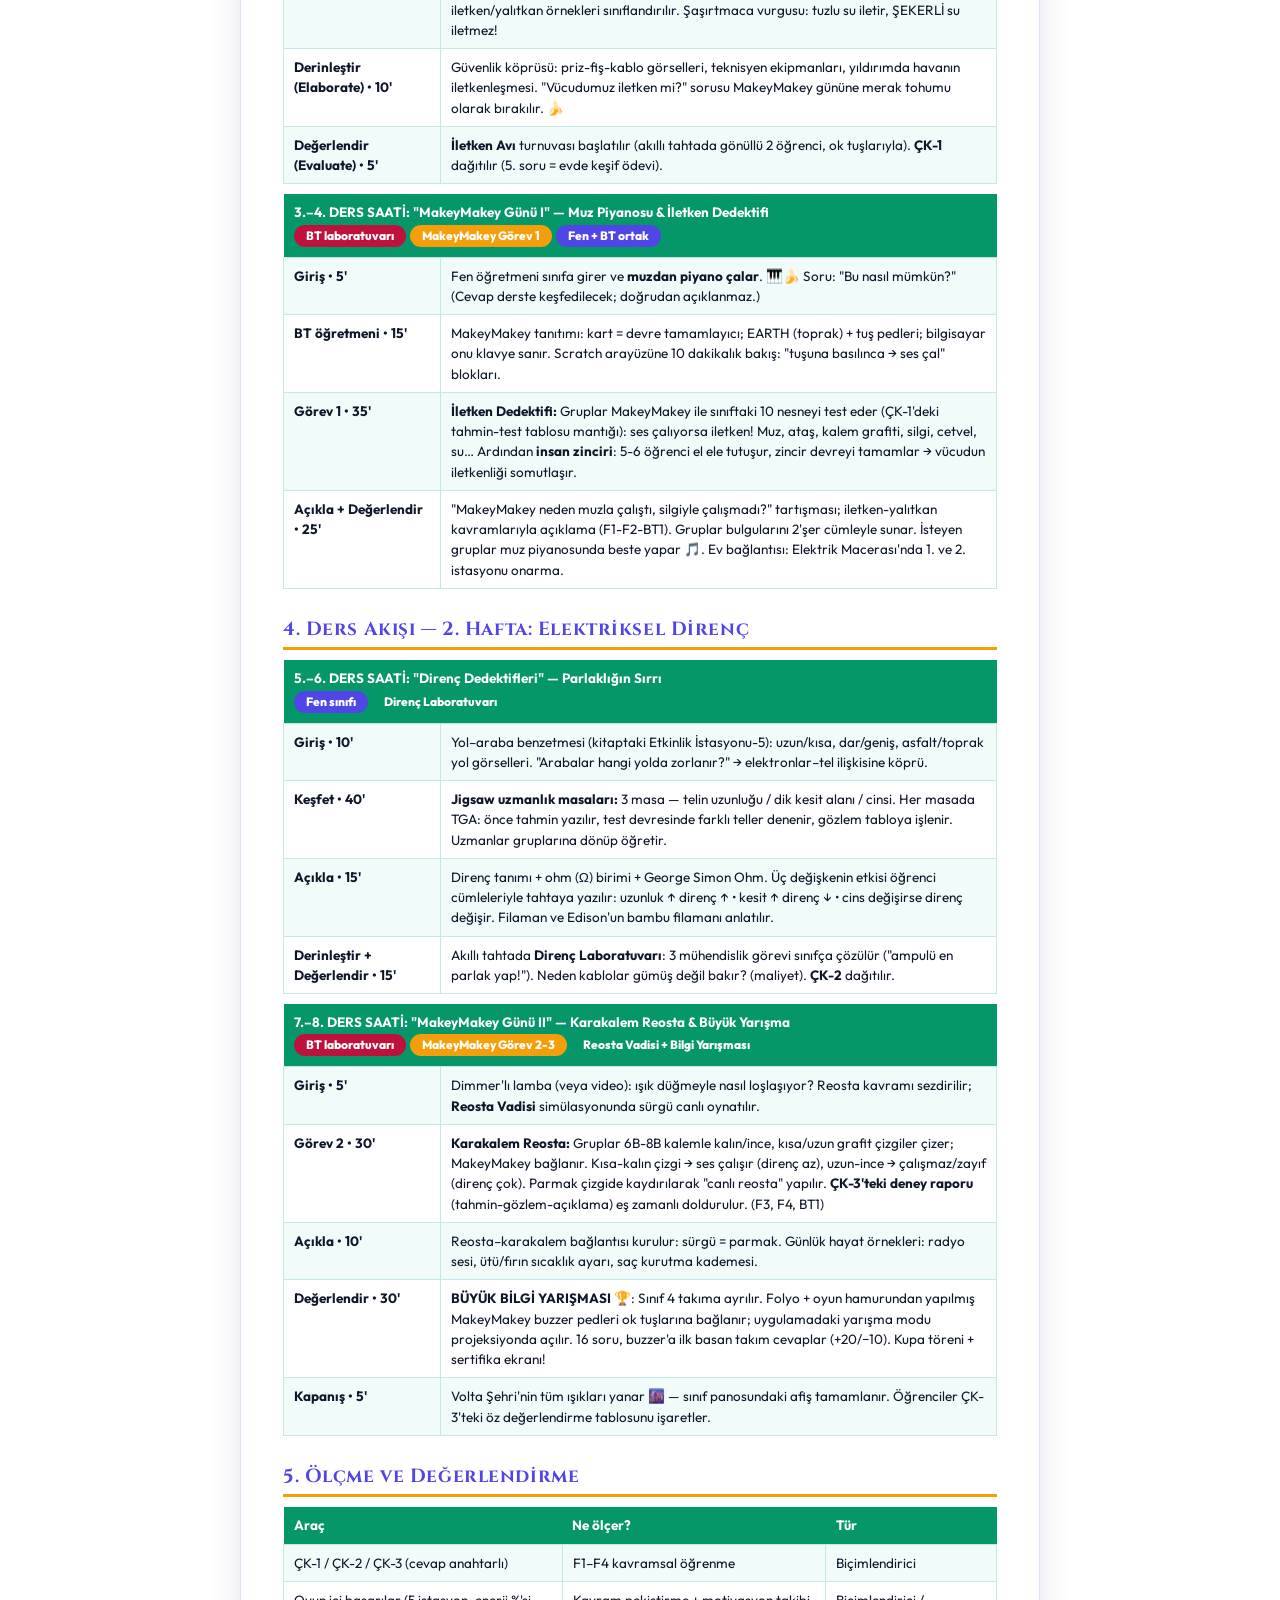
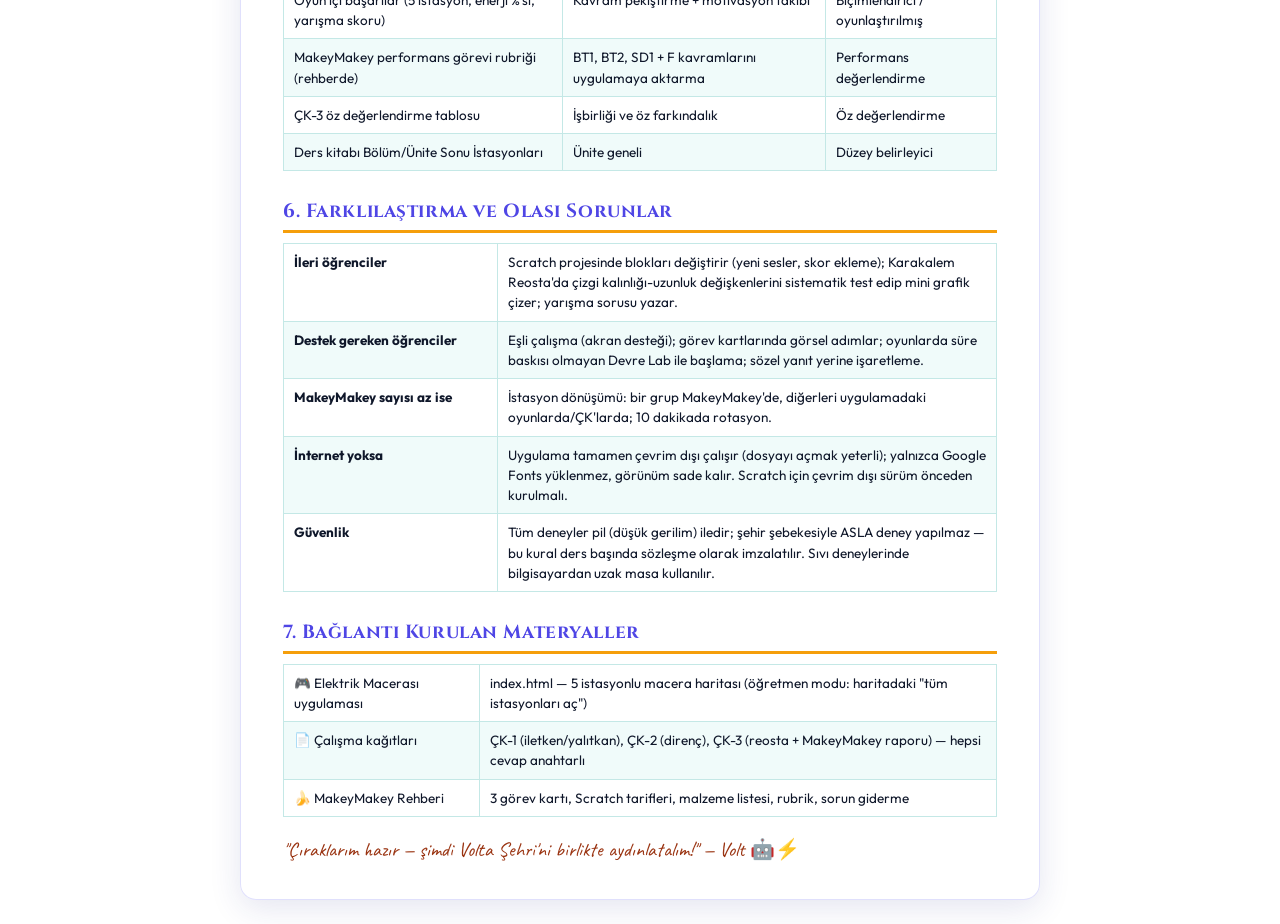
<file: ogretmen/ders-plani.html>
<!DOCTYPE html>
<html lang="tr">
<head>
<meta charset="UTF-8">
<meta name="viewport" content="width=device-width, initial-scale=1.0">
<title>Ders Planı — Elektriğin İletimi ve Direnç</title>
<link rel="stylesheet" href="../css/print.css">
</head>
<body>

<div class="no-print">
  <a href="../index.html">🏠 Ana Sayfa</a>
  <button onclick="window.print()">🖨️ Yazdır</button>
  <a href="makey-makey.html">MakeyMakey Rehberi ➡</a>
</div>

<div class="sheet">
  <div class="ws-header">
    <span class="logo">🗓️⚡</span>
    <div>
      <h1>DERS PLANI — ELEKTRİĞİN İLETİMİ VE DİRENÇ</h1>
      <p>"Elektrik Macerası: Volta Şehri'ni Aydınlat" temalı, oyunlaştırılmış ünite planı</p>
    </div>
  </div>

  <h2 class="bolum">1. Genel Bilgiler</h2>
  <table class="plan">
    <tr><td style="width:32%"><b>Ders</b></td><td>Fen Bilimleri</td></tr>
    <tr><td><b>Sınıf</b></td><td>6. Sınıf</td></tr>
    <tr><td><b>Ünite</b></td><td>Ünite 6: Elektriğin İletimi ve Direnç (Bölüm 1: Elektriğin İletimi • Bölüm 2: Elektriksel Direnç ve Bağlı Olduğu Faktörler)</td></tr>
    <tr><td><b>Süre</b></td><td>8 ders saati (2 hafta, 4+4)</td></tr>
    <tr><td><b>İşbirliği</b></td><td>Bilişim Teknolojileri ve Yazılım dersi öğretmeni (MakeyMakey + Scratch görevleri, 3.–4. ve 7.–8. saatler BT laboratuvarında)</td></tr>
    <tr><td><b>Tema / Anlatı</b></td><td>"Volta Şehri karanlıkta!" — Öğrenciler Baş Mühendis Volt'un çırakları olarak 5 enerji istasyonunu onarır; her istasyon şehre %20 enerji kazandırır. Sınıf panosunda şehir afişi ile ilerleme görselleştirilir; dijital karşılığı <b>Elektrik Macerası</b> uygulamasındaki enerji çubuğudur.</td></tr>
    <tr><td><b>Yöntem &amp; Teknikler</b></td><td>5E öğrenme modeli, oyunlaştırma (rozet/enerji/yarışma), istasyon tekniği, jigsaw (uzmanlık masaları), Tahmin–Gözle–Açıkla (TGA), işbirlikli öğrenme, fiziksel programlama (MakeyMakey)</td></tr>
    <tr><td><b>Araç–Gereç</b></td><td>Pil, pil yatağı, duy, ampul, anahtar, timsah ağızlı kablolar, bakır/demir/nikrom teller, beherglas, tuzlu–şekerli su, test maddeleri (cam, plastik, tahta, porselen, metal); MakeyMakey kitleri (2-4 adet), bilgisayar/projeksiyon, alüminyum folyo, oyun hamuru, muz 🍌, koyu kurşun kalem (6B-8B); <b>Elektrik Macerası</b> web uygulaması ve ÇK-1/2/3</td></tr>
  </table>

  <h2 class="bolum">2. Kazanımlar / Öğrenme Çıktıları</h2>
  <table class="plan">
    <tr><th style="width:12%">Kod</th><th>Çıktı</th></tr>
    <tr><td>F1</td><td>Maddeleri elektriği iletme durumlarına göre <b>iletken–yalıtkan</b> olarak sınıflandırır ve bunu gösteren deney yapar.</td></tr>
    <tr><td>F2</td><td>İletken–yalıtkan kullanımını günlük yaşam ve <b>güvenlik</b> bağlamında örneklendirir (priz, kablo, teknisyen ekipmanları).</td></tr>
    <tr><td>F3</td><td><b>Elektriksel direnci</b> tanımlar; ampul parlaklığının bağlı olduğu değişkenleri (telin uzunluğu, dik kesit alanı, cinsi) deneyle belirler.</td></tr>
    <tr><td>F4</td><td><b>Ayarlanabilir direncin (reosta)</b> ampul parlaklığına etkisi hakkında bilimsel çıkarım yapar.</td></tr>
    <tr><td>BT1</td><td>MakeyMakey ile basit bir elektrik devresi içeren <b>fiziksel arayüz</b> kurar; girdi-çıktı ilişkisini açıklar.</td></tr>
    <tr><td>BT2</td><td>Scratch'te hazır bir projeyi çalıştırır, basit blok değişiklikleri yapar (ses, görünüm).</td></tr>
    <tr><td>SD1</td><td>Grup içinde görev sorumluluğu alır; tahmin–gözlem–açıklama döngüsüyle bilimsel süreç becerilerini kullanır.</td></tr>
  </table>

  <h2 class="bolum">3. Ders Akışı — 1. Hafta: Elektriğin İletimi</h2>

  <table class="plan">
    <tr><th colspan="2">1.–2. DERS SAATİ: "Şehir Karanlıkta!" — İletkenler ve Yalıtkanlar
      <br><span class="etiket fen">Fen sınıfı</span><span class="etiket oyun">İletken Avı + Devre Lab</span></th></tr>
    <tr><td style="width:22%"><b>Giriş (Engage) • 10'</b></td>
      <td>Sınıf ışıkları kapatılır, projeksiyonda <b>Elektrik Macerası</b> giriş ekranı açılır: "Volta Şehri karanlıkta!"
      Beyin fırtınası: "Elektrik olmasaydı bu sabah neler değişirdi?" Anahtar kapalıyken ampul neden yanmayabilir? (Ön bilgi: devre elemanları.)</td></tr>
    <tr><td><b>Keşfet (Explore) • 40'</b></td>
      <td>2-3 kişilik gruplar; görev dağılımı (devre kuran / madde yerleştiren / çalıştıran — kitaptaki Etkinlik İstasyonu-2).
      Test devresi kurulur; bakır tel, vida, cam çubuk, plastik, tahta, porselen + tuzlu/şekerli su test edilir, tabloya işlenir.
      Erken bitiren gruplar akıllı tahtada <b>Devre Laboratuvarı</b> oyununda 12 sanal maddeyi test eder.</td></tr>
    <tr><td><b>Açıkla (Explain) • 15'</b></td>
      <td>İletken/yalıtkan tanımları öğrencilerin gözlem tablolarından çıkarılır. Katı–sıvı iletken/yalıtkan örnekleri sınıflandırılır. Şaşırtmaca vurgusu: tuzlu su iletir, ŞEKERLİ su iletmez!</td></tr>
    <tr><td><b>Derinleştir (Elaborate) • 10'</b></td>
      <td>Güvenlik köprüsü: priz-fiş-kablo görselleri, teknisyen ekipmanları, yıldırımda havanın iletkenleşmesi. "Vücudumuz iletken mi?" sorusu MakeyMakey gününe merak tohumu olarak bırakılır. 🍌</td></tr>
    <tr><td><b>Değerlendir (Evaluate) • 5'</b></td>
      <td><b>İletken Avı</b> turnuvası başlatılır (akıllı tahtada gönüllü 2 öğrenci, ok tuşlarıyla). <b>ÇK-1</b> dağıtılır (5. soru = evde keşif ödevi).</td></tr>
  </table>

  <table class="plan">
    <tr><th colspan="2">3.–4. DERS SAATİ: "MakeyMakey Günü I" — Muz Piyanosu &amp; İletken Dedektifi
      <br><span class="etiket bt">BT laboratuvarı</span><span class="etiket mm">MakeyMakey Görev 1</span><span class="etiket fen">Fen + BT ortak</span></th></tr>
    <tr><td style="width:22%"><b>Giriş • 5'</b></td>
      <td>Fen öğretmeni sınıfa girer ve <b>muzdan piyano çalar</b>. 🎹🍌 Soru: "Bu nasıl mümkün?" (Cevap derste keşfedilecek; doğrudan açıklanmaz.)</td></tr>
    <tr><td><b>BT öğretmeni • 15'</b></td>
      <td>MakeyMakey tanıtımı: kart = devre tamamlayıcı; EARTH (toprak) + tuş pedleri; bilgisayar onu klavye sanır. Scratch arayüzüne 10 dakikalık bakış: "tuşuna basılınca → ses çal" blokları.</td></tr>
    <tr><td><b>Görev 1 • 35'</b></td>
      <td><b>İletken Dedektifi:</b> Gruplar MakeyMakey ile sınıftaki 10 nesneyi test eder (ÇK-1'deki tahmin-test tablosu mantığı): ses çalıyorsa iletken! Muz, ataş, kalem grafiti, silgi, cetvel, su… Ardından <b>insan zinciri</b>: 5-6 öğrenci el ele tutuşur, zincir devreyi tamamlar → vücudun iletkenliği somutlaşır.</td></tr>
    <tr><td><b>Açıkla + Değerlendir • 25'</b></td>
      <td>"MakeyMakey neden muzla çalıştı, silgiyle çalışmadı?" tartışması; iletken-yalıtkan kavramlarıyla açıklama (F1-F2-BT1). Gruplar bulgularını 2'şer cümleyle sunar. İsteyen gruplar muz piyanosunda beste yapar 🎵. Ev bağlantısı: Elektrik Macerası'nda 1. ve 2. istasyonu onarma.</td></tr>
  </table>

  <h2 class="bolum">4. Ders Akışı — 2. Hafta: Elektriksel Direnç</h2>

  <table class="plan">
    <tr><th colspan="2">5.–6. DERS SAATİ: "Direnç Dedektifleri" — Parlaklığın Sırrı
      <br><span class="etiket fen">Fen sınıfı</span><span class="etiket oyun">Direnç Laboratuvarı</span></th></tr>
    <tr><td style="width:22%"><b>Giriş • 10'</b></td>
      <td>Yol–araba benzetmesi (kitaptaki Etkinlik İstasyonu-5): uzun/kısa, dar/geniş, asfalt/toprak yol görselleri. "Arabalar hangi yolda zorlanır?" → elektronlar–tel ilişkisine köprü.</td></tr>
    <tr><td><b>Keşfet • 40'</b></td>
      <td><b>Jigsaw uzmanlık masaları:</b> 3 masa — telin uzunluğu / dik kesit alanı / cinsi. Her masada TGA: önce tahmin yazılır, test devresinde farklı teller denenir, gözlem tabloya işlenir. Uzmanlar gruplarına dönüp öğretir.</td></tr>
    <tr><td><b>Açıkla • 15'</b></td>
      <td>Direnç tanımı + ohm (Ω) birimi + George Simon Ohm. Üç değişkenin etkisi öğrenci cümleleriyle tahtaya yazılır: uzunluk ↑ direnç ↑ • kesit ↑ direnç ↓ • cins değişirse direnç değişir. Filaman ve Edison'un bambu filamanı anlatılır.</td></tr>
    <tr><td><b>Derinleştir + Değerlendir • 15'</b></td>
      <td>Akıllı tahtada <b>Direnç Laboratuvarı</b>: 3 mühendislik görevi sınıfça çözülür ("ampulü en parlak yap!"). Neden kablolar gümüş değil bakır? (maliyet). <b>ÇK-2</b> dağıtılır.</td></tr>
  </table>

  <table class="plan">
    <tr><th colspan="2">7.–8. DERS SAATİ: "MakeyMakey Günü II" — Karakalem Reosta &amp; Büyük Yarışma
      <br><span class="etiket bt">BT laboratuvarı</span><span class="etiket mm">MakeyMakey Görev 2-3</span><span class="etiket oyun">Reosta Vadisi + Bilgi Yarışması</span></th></tr>
    <tr><td style="width:22%"><b>Giriş • 5'</b></td>
      <td>Dimmer'lı lamba (veya video): ışık düğmeyle nasıl loşlaşıyor? Reosta kavramı sezdirilir; <b>Reosta Vadisi</b> simülasyonunda sürgü canlı oynatılır.</td></tr>
    <tr><td><b>Görev 2 • 30'</b></td>
      <td><b>Karakalem Reosta:</b> Gruplar 6B-8B kalemle kalın/ince, kısa/uzun grafit çizgiler çizer; MakeyMakey bağlanır.
      Kısa-kalın çizgi → ses çalışır (direnç az), uzun-ince → çalışmaz/zayıf (direnç çok). Parmak çizgide kaydırılarak "canlı reosta" yapılır.
      <b>ÇK-3'teki deney raporu</b> (tahmin-gözlem-açıklama) eş zamanlı doldurulur. (F3, F4, BT1)</td></tr>
    <tr><td><b>Açıkla • 10'</b></td>
      <td>Reosta–karakalem bağlantısı kurulur: sürgü = parmak. Günlük hayat örnekleri: radyo sesi, ütü/fırın sıcaklık ayarı, saç kurutma kademesi.</td></tr>
    <tr><td><b>Değerlendir • 30'</b></td>
      <td><b>BÜYÜK BİLGİ YARIŞMASI</b> 🏆: Sınıf 4 takıma ayrılır. Folyo + oyun hamurundan yapılmış MakeyMakey buzzer pedleri ok tuşlarına bağlanır; uygulamadaki yarışma modu projeksiyonda açılır. 16 soru, buzzer'a ilk basan takım cevaplar (+20/−10). Kupa töreni + sertifika ekranı!</td></tr>
    <tr><td><b>Kapanış • 5'</b></td>
      <td>Volta Şehri'nin tüm ışıkları yanar 🌆 — sınıf panosundaki afiş tamamlanır. Öğrenciler ÇK-3'teki öz değerlendirme tablosunu işaretler.</td></tr>
  </table>

  <h2 class="bolum">5. Ölçme ve Değerlendirme</h2>
  <table class="plan">
    <tr><th>Araç</th><th>Ne ölçer?</th><th>Tür</th></tr>
    <tr><td>ÇK-1 / ÇK-2 / ÇK-3 (cevap anahtarlı)</td><td>F1–F4 kavramsal öğrenme</td><td>Biçimlendirici</td></tr>
    <tr><td>Oyun içi başarılar (5 istasyon, enerji %'si, yarışma skoru)</td><td>Kavram pekiştirme + motivasyon takibi</td><td>Biçimlendirici / oyunlaştırılmış</td></tr>
    <tr><td>MakeyMakey performans görevi rubriği (rehberde)</td><td>BT1, BT2, SD1 + F kavramlarını uygulamaya aktarma</td><td>Performans değerlendirme</td></tr>
    <tr><td>ÇK-3 öz değerlendirme tablosu</td><td>İşbirliği ve öz farkındalık</td><td>Öz değerlendirme</td></tr>
    <tr><td>Ders kitabı Bölüm/Ünite Sonu İstasyonları</td><td>Ünite geneli</td><td>Düzey belirleyici</td></tr>
  </table>

  <h2 class="bolum">6. Farklılaştırma ve Olası Sorunlar</h2>
  <table class="plan">
    <tr><td style="width:30%"><b>İleri öğrenciler</b></td><td>Scratch projesinde blokları değiştirir (yeni sesler, skor ekleme); Karakalem Reosta'da çizgi kalınlığı-uzunluk değişkenlerini sistematik test edip mini grafik çizer; yarışma sorusu yazar.</td></tr>
    <tr><td><b>Destek gereken öğrenciler</b></td><td>Eşli çalışma (akran desteği); görev kartlarında görsel adımlar; oyunlarda süre baskısı olmayan Devre Lab ile başlama; sözel yanıt yerine işaretleme.</td></tr>
    <tr><td><b>MakeyMakey sayısı az ise</b></td><td>İstasyon dönüşümü: bir grup MakeyMakey'de, diğerleri uygulamadaki oyunlarda/ÇK'larda; 10 dakikada rotasyon.</td></tr>
    <tr><td><b>İnternet yoksa</b></td><td>Uygulama tamamen çevrim dışı çalışır (dosyayı açmak yeterli); yalnızca Google Fonts yüklenmez, görünüm sade kalır. Scratch için çevrim dışı sürüm önceden kurulmalı.</td></tr>
    <tr><td><b>Güvenlik</b></td><td>Tüm deneyler pil (düşük gerilim) iledir; şehir şebekesiyle ASLA deney yapılmaz — bu kural ders başında sözleşme olarak imzalatılır. Sıvı deneylerinde bilgisayardan uzak masa kullanılır.</td></tr>
  </table>

  <h2 class="bolum">7. Bağlantı Kurulan Materyaller</h2>
  <table class="plan">
    <tr><td>🎮 Elektrik Macerası uygulaması</td><td>index.html — 5 istasyonlu macera haritası (öğretmen modu: haritadaki "tüm istasyonları aç")</td></tr>
    <tr><td>📄 Çalışma kağıtları</td><td>ÇK-1 (iletken/yalıtkan), ÇK-2 (direnç), ÇK-3 (reosta + MakeyMakey raporu) — hepsi cevap anahtarlı</td></tr>
    <tr><td>🍌 MakeyMakey Rehberi</td><td>3 görev kartı, Scratch tarifleri, malzeme listesi, rubrik, sorun giderme</td></tr>
  </table>

  <p class="el-yazisi" style="margin-top:18px;">"Çıraklarım hazır — şimdi Volta Şehri'ni birlikte aydınlatalım!" — Volt 🤖⚡</p>
</div>

</body>
</html>
</file>
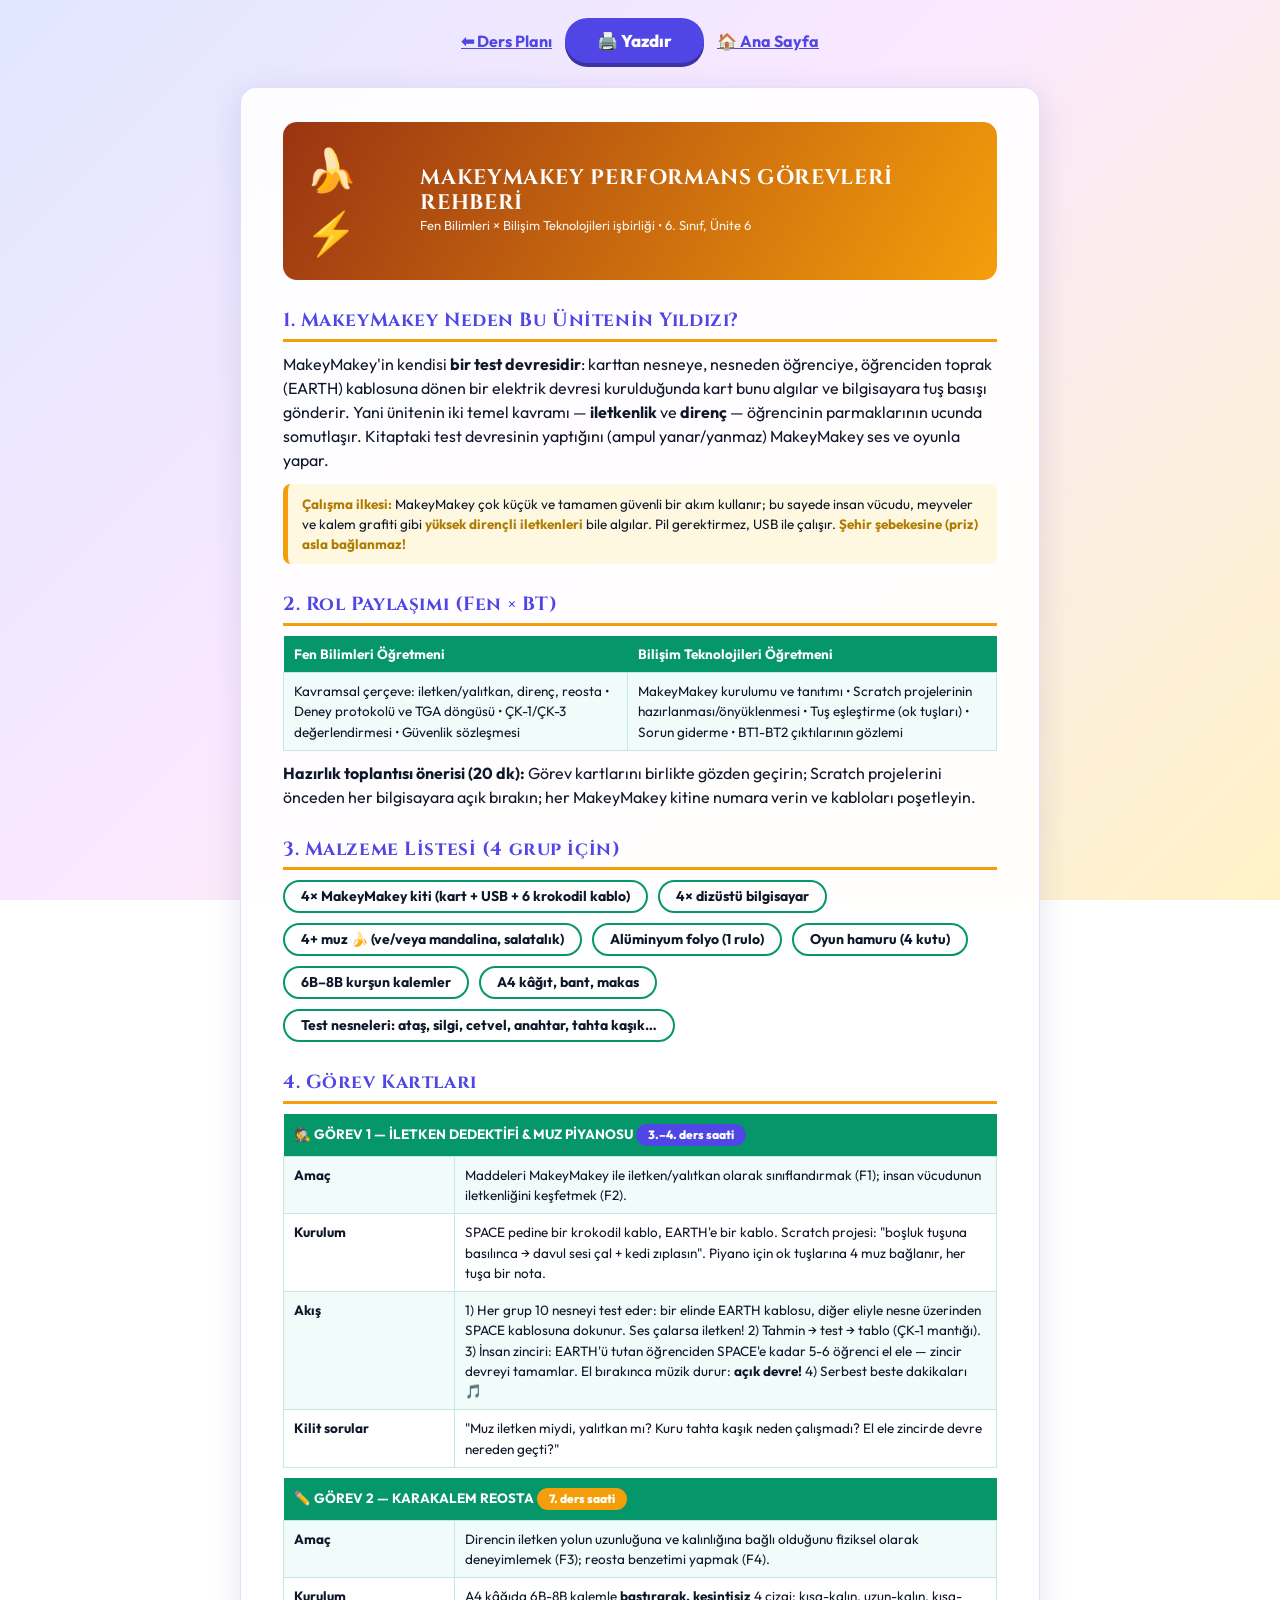
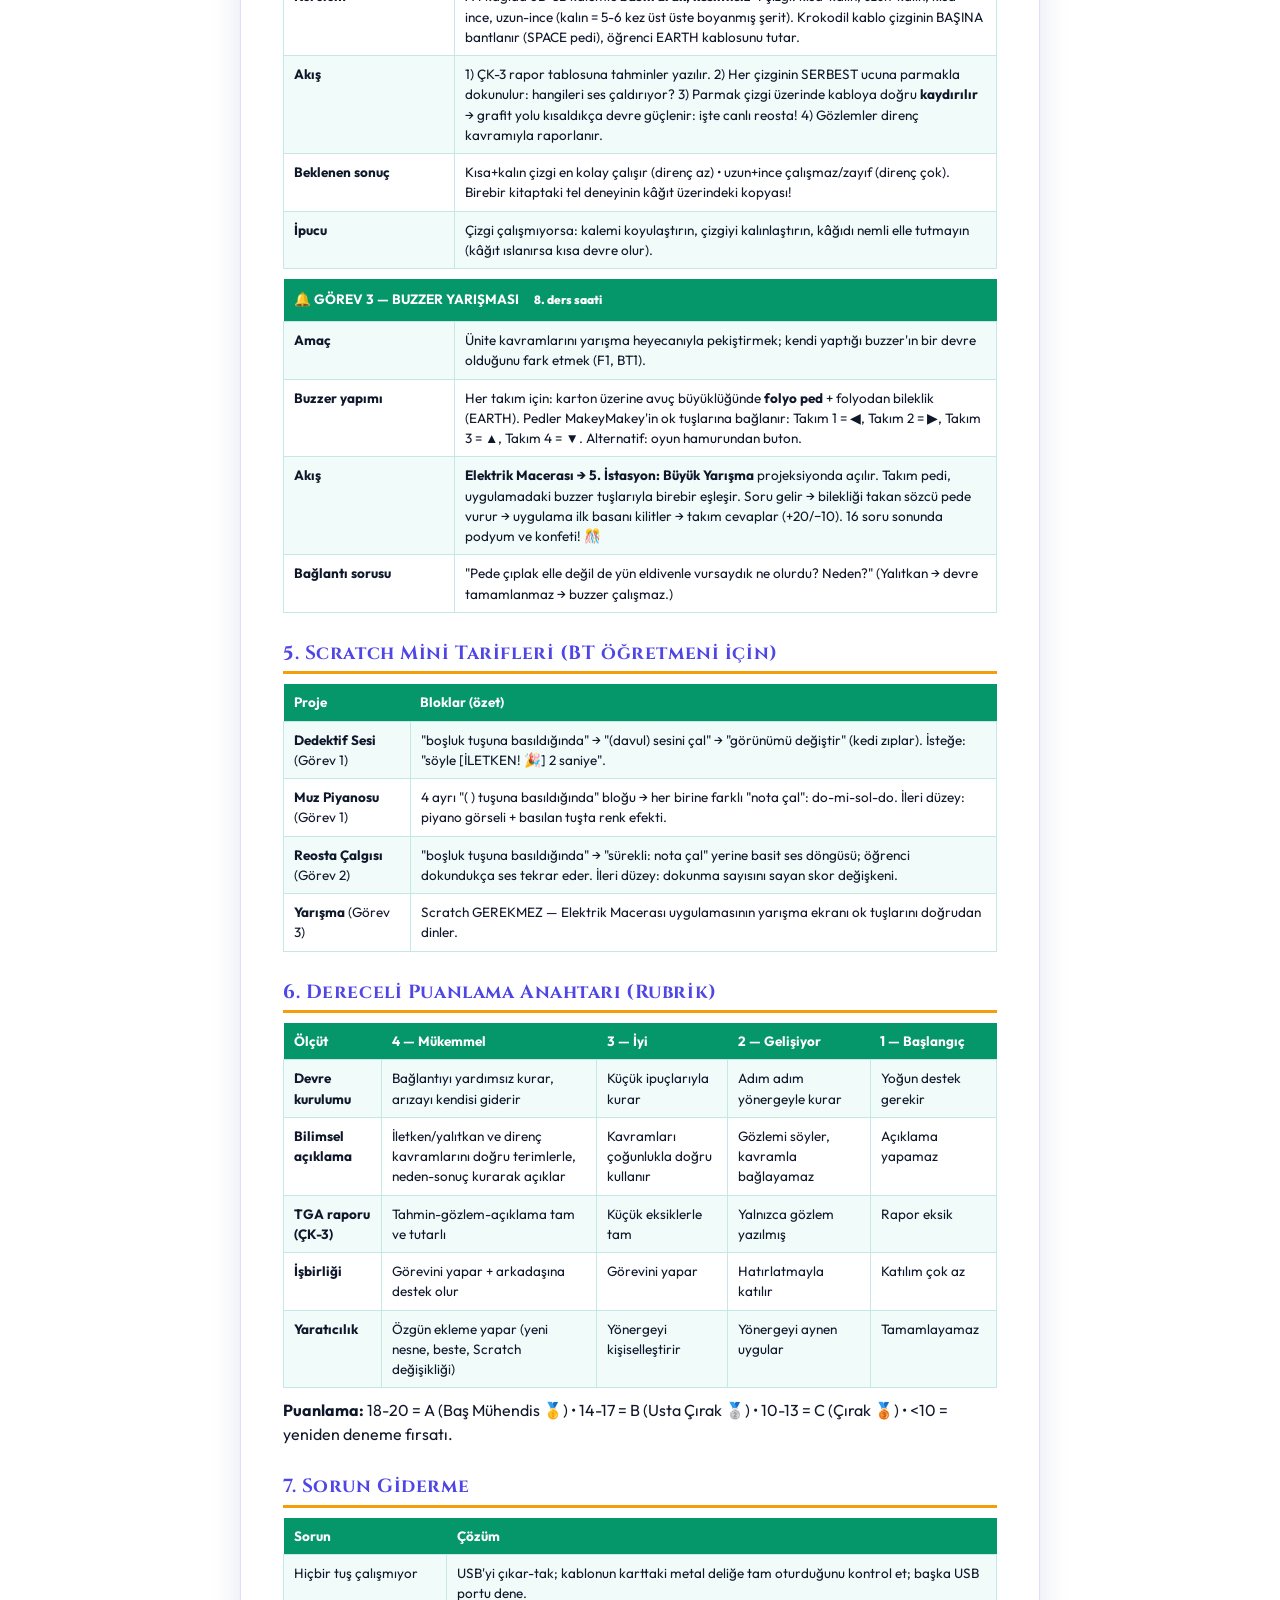
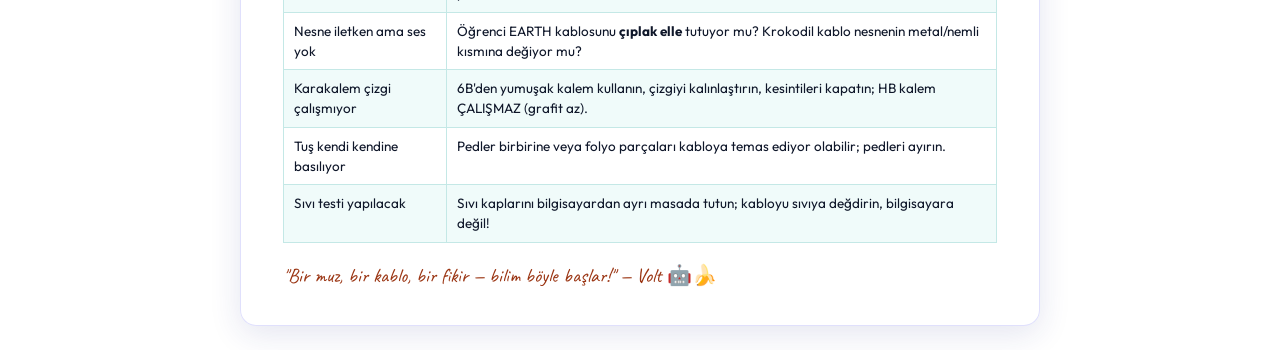
<file: ogretmen/makey-makey.html>
<!DOCTYPE html>
<html lang="tr">
<head>
<meta charset="UTF-8">
<meta name="viewport" content="width=device-width, initial-scale=1.0">
<title>MakeyMakey Rehberi — Elektrik Macerası</title>
<link rel="stylesheet" href="../css/print.css">
</head>
<body>

<div class="no-print">
  <a href="ders-plani.html">⬅ Ders Planı</a>
  <button onclick="window.print()">🖨️ Yazdır</button>
  <a href="../index.html">🏠 Ana Sayfa</a>
</div>

<div class="sheet">
  <div class="ws-header" style="background:linear-gradient(120deg,#9a3412,#f59e0b);">
    <span class="logo">🍌⚡</span>
    <div>
      <h1>MAKEYMAKEY PERFORMANS GÖREVLERİ REHBERİ</h1>
      <p>Fen Bilimleri × Bilişim Teknolojileri işbirliği • 6. Sınıf, Ünite 6</p>
    </div>
  </div>

  <h2 class="bolum">1. MakeyMakey Neden Bu Ünitenin Yıldızı?</h2>
  <p>MakeyMakey'in kendisi <b>bir test devresidir</b>: karttan nesneye, nesneden öğrenciye, öğrenciden toprak (EARTH)
  kablosuna dönen bir elektrik devresi kurulduğunda kart bunu algılar ve bilgisayara tuş basışı gönderir.
  Yani ünitenin iki temel kavramı — <b>iletkenlik</b> ve <b>direnç</b> — öğrencinin parmaklarının ucunda
  somutlaşır. Kitaptaki test devresinin yaptığını (ampul yanar/yanmaz) MakeyMakey ses ve oyunla yapar.</p>
  <div class="ipucu">
    <b>Çalışma ilkesi:</b> MakeyMakey çok küçük ve tamamen güvenli bir akım kullanır; bu sayede insan vücudu,
    meyveler ve kalem grafiti gibi <b>yüksek dirençli iletkenleri</b> bile algılar. Pil gerektirmez, USB ile çalışır.
    <b>Şehir şebekesine (priz) asla bağlanmaz!</b>
  </div>

  <h2 class="bolum">2. Rol Paylaşımı (Fen × BT)</h2>
  <table class="plan">
    <tr><th>Fen Bilimleri Öğretmeni</th><th>Bilişim Teknolojileri Öğretmeni</th></tr>
    <tr>
      <td>Kavramsal çerçeve: iletken/yalıtkan, direnç, reosta • Deney protokolü ve TGA döngüsü • ÇK-1/ÇK-3 değerlendirmesi • Güvenlik sözleşmesi</td>
      <td>MakeyMakey kurulumu ve tanıtımı • Scratch projelerinin hazırlanması/önyüklenmesi • Tuş eşleştirme (ok tuşları) • Sorun giderme • BT1-BT2 çıktılarının gözlemi</td>
    </tr>
  </table>
  <p><b>Hazırlık toplantısı önerisi (20 dk):</b> Görev kartlarını birlikte gözden geçirin; Scratch projelerini önceden her
  bilgisayara açık bırakın; her MakeyMakey kitine numara verin ve kabloları poşetleyin.</p>

  <h2 class="bolum">3. Malzeme Listesi (4 grup için)</h2>
  <div class="kutu-sec">
    <span>4× MakeyMakey kiti (kart + USB + 6 krokodil kablo)</span>
    <span>4× dizüstü bilgisayar</span>
    <span>4+ muz 🍌 (ve/veya mandalina, salatalık)</span>
    <span>Alüminyum folyo (1 rulo)</span>
    <span>Oyun hamuru (4 kutu)</span>
    <span>6B–8B kurşun kalemler</span>
    <span>A4 kâğıt, bant, makas</span>
    <span>Test nesneleri: ataş, silgi, cetvel, anahtar, tahta kaşık…</span>
  </div>

  <h2 class="bolum">4. Görev Kartları</h2>

  <table class="plan">
    <tr><th colspan="2">🕵️ GÖREV 1 — İLETKEN DEDEKTİFİ &amp; MUZ PİYANOSU <span class="etiket fen">3.–4. ders saati</span></th></tr>
    <tr><td style="width:24%"><b>Amaç</b></td><td>Maddeleri MakeyMakey ile iletken/yalıtkan olarak sınıflandırmak (F1); insan vücudunun iletkenliğini keşfetmek (F2).</td></tr>
    <tr><td><b>Kurulum</b></td><td>SPACE pedine bir krokodil kablo, EARTH'e bir kablo. Scratch projesi: "boşluk tuşuna basılınca → davul sesi çal + kedi zıplasın". Piyano için ok tuşlarına 4 muz bağlanır, her tuşa bir nota.</td></tr>
    <tr><td><b>Akış</b></td><td>1) Her grup 10 nesneyi test eder: bir elinde EARTH kablosu, diğer eliyle nesne üzerinden SPACE kablosuna dokunur. Ses çalarsa iletken! 2) Tahmin → test → tablo (ÇK-1 mantığı). 3) İnsan zinciri: EARTH'ü tutan öğrenciden SPACE'e kadar 5-6 öğrenci el ele — zincir devreyi tamamlar. El bırakınca müzik durur: <b>açık devre!</b> 4) Serbest beste dakikaları 🎵</td></tr>
    <tr><td><b>Kilit sorular</b></td><td>"Muz iletken miydi, yalıtkan mı? Kuru tahta kaşık neden çalışmadı? El ele zincirde devre nereden geçti?"</td></tr>
  </table>

  <table class="plan">
    <tr><th colspan="2">✏️ GÖREV 2 — KARAKALEM REOSTA <span class="etiket mm">7. ders saati</span></th></tr>
    <tr><td style="width:24%"><b>Amaç</b></td><td>Direncin iletken yolun uzunluğuna ve kalınlığına bağlı olduğunu fiziksel olarak deneyimlemek (F3); reosta benzetimi yapmak (F4).</td></tr>
    <tr><td><b>Kurulum</b></td><td>A4 kâğıda 6B-8B kalemle <b>bastırarak, kesintisiz</b> 4 çizgi: kısa-kalın, uzun-kalın, kısa-ince, uzun-ince (kalın = 5-6 kez üst üste boyanmış şerit). Krokodil kablo çizginin BAŞINA bantlanır (SPACE pedi), öğrenci EARTH kablosunu tutar.</td></tr>
    <tr><td><b>Akış</b></td><td>1) ÇK-3 rapor tablosuna tahminler yazılır. 2) Her çizginin SERBEST ucuna parmakla dokunulur: hangileri ses çaldırıyor? 3) Parmak çizgi üzerinde kabloya doğru <b>kaydırılır</b> → grafit yolu kısaldıkça devre güçlenir: işte canlı reosta! 4) Gözlemler direnç kavramıyla raporlanır.</td></tr>
    <tr><td><b>Beklenen sonuç</b></td><td>Kısa+kalın çizgi en kolay çalışır (direnç az) • uzun+ince çalışmaz/zayıf (direnç çok). Birebir kitaptaki tel deneyinin kâğıt üzerindeki kopyası!</td></tr>
    <tr><td><b>İpucu</b></td><td>Çizgi çalışmıyorsa: kalemi koyulaştırın, çizgiyi kalınlaştırın, kâğıdı nemli elle tutmayın (kâğıt ıslanırsa kısa devre olur).</td></tr>
  </table>

  <table class="plan">
    <tr><th colspan="2">🔔 GÖREV 3 — BUZZER YARIŞMASI <span class="etiket oyun">8. ders saati</span></th></tr>
    <tr><td style="width:24%"><b>Amaç</b></td><td>Ünite kavramlarını yarışma heyecanıyla pekiştirmek; kendi yaptığı buzzer'ın bir devre olduğunu fark etmek (F1, BT1).</td></tr>
    <tr><td><b>Buzzer yapımı</b></td><td>Her takım için: karton üzerine avuç büyüklüğünde <b>folyo ped</b> + folyodan bileklik (EARTH). Pedler MakeyMakey'in ok tuşlarına bağlanır: Takım 1 = ◀, Takım 2 = ▶, Takım 3 = ▲, Takım 4 = ▼. Alternatif: oyun hamurundan buton.</td></tr>
    <tr><td><b>Akış</b></td><td><b>Elektrik Macerası → 5. İstasyon: Büyük Yarışma</b> projeksiyonda açılır. Takım pedi, uygulamadaki buzzer tuşlarıyla birebir eşleşir. Soru gelir → bilekliği takan sözcü pede vurur → uygulama ilk basanı kilitler → takım cevaplar (+20/−10). 16 soru sonunda podyum ve konfeti! 🎊</td></tr>
    <tr><td><b>Bağlantı sorusu</b></td><td>"Pede çıplak elle değil de yün eldivenle vursaydık ne olurdu? Neden?" (Yalıtkan → devre tamamlanmaz → buzzer çalışmaz.)</td></tr>
  </table>

  <h2 class="bolum">5. Scratch Mini Tarifleri (BT öğretmeni için)</h2>
  <table class="plan">
    <tr><th>Proje</th><th>Bloklar (özet)</th></tr>
    <tr><td><b>Dedektif Sesi</b> (Görev 1)</td><td>"boşluk tuşuna basıldığında" → "(davul) sesini çal" → "görünümü değiştir" (kedi zıplar). İsteğe: "söyle [İLETKEN! 🎉] 2 saniye".</td></tr>
    <tr><td><b>Muz Piyanosu</b> (Görev 1)</td><td>4 ayrı "( ) tuşuna basıldığında" bloğu → her birine farklı "nota çal": do-mi-sol-do. İleri düzey: piyano görseli + basılan tuşta renk efekti.</td></tr>
    <tr><td><b>Reosta Çalgısı</b> (Görev 2)</td><td>"boşluk tuşuna basıldığında" → "sürekli: nota çal" yerine basit ses döngüsü; öğrenci dokundukça ses tekrar eder. İleri düzey: dokunma sayısını sayan skor değişkeni.</td></tr>
    <tr><td><b>Yarışma</b> (Görev 3)</td><td>Scratch GEREKMEZ — Elektrik Macerası uygulamasının yarışma ekranı ok tuşlarını doğrudan dinler.</td></tr>
  </table>

  <h2 class="bolum">6. Dereceli Puanlama Anahtarı (Rubrik)</h2>
  <table class="plan">
    <tr><th>Ölçüt</th><th>4 — Mükemmel</th><th>3 — İyi</th><th>2 — Gelişiyor</th><th>1 — Başlangıç</th></tr>
    <tr><td><b>Devre kurulumu</b></td>
      <td>Bağlantıyı yardımsız kurar, arızayı kendisi giderir</td>
      <td>Küçük ipuçlarıyla kurar</td>
      <td>Adım adım yönergeyle kurar</td>
      <td>Yoğun destek gerekir</td></tr>
    <tr><td><b>Bilimsel açıklama</b></td>
      <td>İletken/yalıtkan ve direnç kavramlarını doğru terimlerle, neden-sonuç kurarak açıklar</td>
      <td>Kavramları çoğunlukla doğru kullanır</td>
      <td>Gözlemi söyler, kavramla bağlayamaz</td>
      <td>Açıklama yapamaz</td></tr>
    <tr><td><b>TGA raporu (ÇK-3)</b></td>
      <td>Tahmin-gözlem-açıklama tam ve tutarlı</td>
      <td>Küçük eksiklerle tam</td>
      <td>Yalnızca gözlem yazılmış</td>
      <td>Rapor eksik</td></tr>
    <tr><td><b>İşbirliği</b></td>
      <td>Görevini yapar + arkadaşına destek olur</td>
      <td>Görevini yapar</td>
      <td>Hatırlatmayla katılır</td>
      <td>Katılım çok az</td></tr>
    <tr><td><b>Yaratıcılık</b></td>
      <td>Özgün ekleme yapar (yeni nesne, beste, Scratch değişikliği)</td>
      <td>Yönergeyi kişiselleştirir</td>
      <td>Yönergeyi aynen uygular</td>
      <td>Tamamlayamaz</td></tr>
  </table>
  <p><b>Puanlama:</b> 18-20 = A (Baş Mühendis 🥇) • 14-17 = B (Usta Çırak 🥈) • 10-13 = C (Çırak 🥉) • &lt;10 = yeniden deneme fırsatı.</p>

  <h2 class="bolum">7. Sorun Giderme</h2>
  <table class="plan">
    <tr><th>Sorun</th><th>Çözüm</th></tr>
    <tr><td>Hiçbir tuş çalışmıyor</td><td>USB'yi çıkar-tak; kablonun karttaki metal deliğe tam oturduğunu kontrol et; başka USB portu dene.</td></tr>
    <tr><td>Nesne iletken ama ses yok</td><td>Öğrenci EARTH kablosunu <b>çıplak elle</b> tutuyor mu? Krokodil kablo nesnenin metal/nemli kısmına değiyor mu?</td></tr>
    <tr><td>Karakalem çizgi çalışmıyor</td><td>6B'den yumuşak kalem kullanın, çizgiyi kalınlaştırın, kesintileri kapatın; HB kalem ÇALIŞMAZ (grafit az).</td></tr>
    <tr><td>Tuş kendi kendine basılıyor</td><td>Pedler birbirine veya folyo parçaları kabloya temas ediyor olabilir; pedleri ayırın.</td></tr>
    <tr><td>Sıvı testi yapılacak</td><td>Sıvı kaplarını bilgisayardan ayrı masada tutun; kabloyu sıvıya değdirin, bilgisayara değil!</td></tr>
  </table>

  <p class="el-yazisi" style="margin-top:18px;">"Bir muz, bir kablo, bir fikir — bilim böyle başlar!" — Volt 🤖🍌</p>
</div>

</body>
</html>
</file>
<file: css/print.css>
/* 📄 Elektrik Macerası — yazdırılabilir sayfalar (çalışma kağıtları & ders planı) */
@import url('https://fonts.googleapis.com/css2?family=Cinzel:wght@600;800&family=Outfit:wght@300;400;600;800&family=Caveat:wght@700&display=swap');

:root {
  --mor: #4f46e5;       /* indigo */
  --sari: #f59e0b;      /* amber */
  --camgobegi: #059669; /* zümrüt */
  --pembe: #be123c;     /* gül kurusu */
  --koyu: #0f172a;
  --acik: #f6f5ff;
}

* { box-sizing: border-box; margin: 0; padding: 0; }

body {
  font-family: 'Outfit', sans-serif;
  background: linear-gradient(135deg, #e0e7ff 0%, #fae8ff 45%, #fef3c7 100%) fixed;
  color: var(--koyu);
  line-height: 1.5;
}

.sheet {
  background: #ffffffe6;
  -webkit-backdrop-filter: blur(12px);
  backdrop-filter: blur(12px);
  border: 1px solid #6366f133;
  max-width: 800px;
  margin: 24px auto;
  padding: 34px 42px;
  border-radius: 16px;
  box-shadow: 0 8px 32px rgba(31, 38, 135, .12);
}

/* başlık bandı */
.ws-header {
  display: flex; align-items: center; gap: 16px;
  background: linear-gradient(120deg, var(--mor), #7c3aed);
  color: #fff; border-radius: 14px; padding: 16px 22px; margin-bottom: 8px;
}
.ws-header .logo { font-size: 42px; }
.ws-header h1 { font-family: 'Cinzel', serif; font-size: 21px; line-height: 1.2; letter-spacing: .03em; }
.ws-header p { font-size: 13px; opacity: .92; }

.kimlik {
  display: flex; gap: 18px; flex-wrap: wrap;
  font-size: 14px; font-weight: 700; margin: 12px 0 18px;
}
.kimlik span { border-bottom: 2px dotted #999; min-width: 200px; padding: 2px 6px; }

/* bölüm kutuları */
.soru {
  border: 2px solid #d9d6f2; border-radius: 12px;
  padding: 14px 18px; margin: 14px 0;
  page-break-inside: avoid;
}
.soru h3 {
  font-size: 16px; margin-bottom: 8px; color: var(--mor);
  display: flex; align-items: center; gap: 8px;
}
.soru h3 .no {
  background: var(--sari); color: #fff; border-radius: 50%;
  width: 28px; height: 28px; display: inline-flex; align-items: center; justify-content: center;
  font-size: 15px; flex-shrink: 0;
}

.cizgi { border-bottom: 2px dotted #b9b4e0; height: 26px; margin: 4px 0; }

table.ws {
  width: 100%; border-collapse: collapse; margin: 8px 0; font-size: 14px;
}
table.ws th {
  background: var(--mor); color: #fff; padding: 7px 10px; text-align: left;
}
table.ws td { border: 1.5px solid #cfcaee; padding: 7px 10px; }
table.ws tr:nth-child(even) td { background: #f4f2ff; }
table.ws .ortala { text-align: center; }

.kutu-sec { display: flex; flex-wrap: wrap; gap: 10px; margin: 8px 0; }
.kutu-sec span {
  border: 2px solid var(--camgobegi); border-radius: 999px;
  padding: 4px 16px; font-size: 14px; font-weight: 700;
}

.ipucu {
  background: #fff8e1; border-left: 5px solid var(--sari);
  border-radius: 8px; padding: 10px 14px; font-size: 13.5px; margin: 12px 0;
}
.ipucu b { color: #b07c00; }

.rozet-kutu {
  text-align: center; border: 3px dashed var(--pembe); border-radius: 14px;
  padding: 12px; margin-top: 18px; font-weight: 700; font-size: 15px;
  page-break-inside: avoid;
}

/* cevap anahtarı */
.cevap-anahtari {
  background: #eafff1; border: 2px solid #2fbb5e; border-radius: 12px;
  padding: 16px 20px; margin-top: 20px;
  page-break-before: always;
}
.cevap-anahtari h2 { color: #1d8a44; font-size: 18px; margin-bottom: 8px; }
.cevap-anahtari li { margin: 4px 0 4px 18px; font-size: 14px; }

/* ders planı tabloları */
table.plan { width: 100%; border-collapse: collapse; font-size: 13.5px; margin: 10px 0; }
table.plan th { background: var(--camgobegi); color: #fff; padding: 8px 10px; text-align: left; }
table.plan td { border: 1.5px solid #c4e8e6; padding: 8px 10px; vertical-align: top; }
table.plan tr:nth-child(even) td { background: #f0fbfa; }

h2.bolum {
  margin: 26px 0 10px; font-size: 19px; color: var(--mor);
  font-family: 'Cinzel', serif; letter-spacing: .03em;
  border-bottom: 3px solid var(--sari); padding-bottom: 4px;
}

.el-yazisi { font-family: 'Caveat', cursive; font-size: 20px; color: #9a3412; }

.etiket {
  display: inline-block; font-size: 12px; font-weight: 800; color: #fff;
  border-radius: 999px; padding: 2px 12px; margin: 2px 4px 2px 0;
}
.etiket.fen { background: var(--mor); }
.etiket.bt  { background: var(--pembe); }
.etiket.oyun { background: var(--camgobegi); }
.etiket.mm  { background: var(--sari); }

/* yazdırma düğmesi */
.no-print { text-align: center; margin: 18px 0; }
.no-print button {
  font-family: inherit; font-weight: 800; font-size: 17px;
  background: var(--mor); color: #fff; border: none; border-radius: 999px;
  padding: 12px 32px; cursor: pointer; box-shadow: 0 4px 0 #3d33a3;
}
.no-print button:active { transform: translateY(3px); box-shadow: none; }
.no-print a { color: var(--mor); font-weight: 700; margin: 0 10px; }

.sayfa-kes { page-break-before: always; }

@media print {
  body { background: #fff; }
  .sheet { box-shadow: none; margin: 0; max-width: 100%; border-radius: 0; padding: 10mm 12mm; }
  .no-print { display: none !important; }
  .ws-header { -webkit-print-color-adjust: exact; print-color-adjust: exact; }
  table.ws th, table.plan th, .etiket { -webkit-print-color-adjust: exact; print-color-adjust: exact; }
}
</file>
